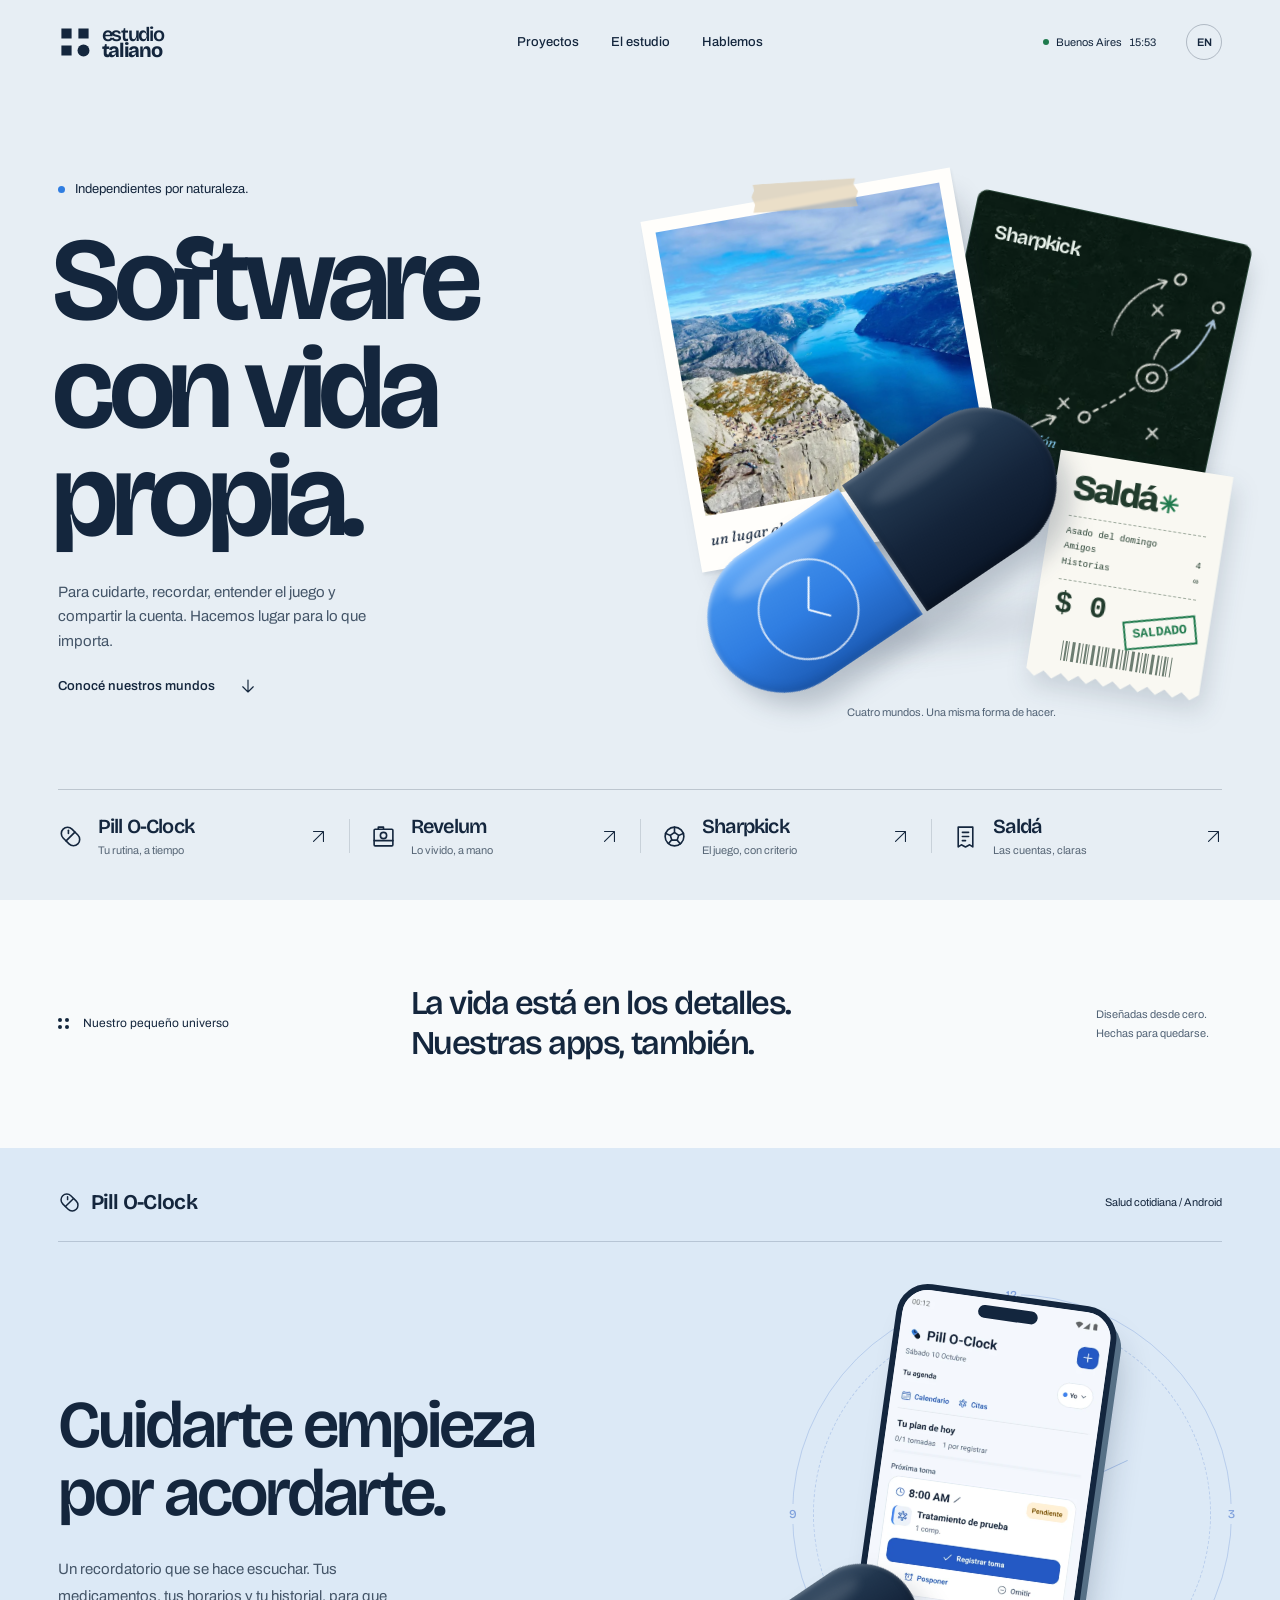
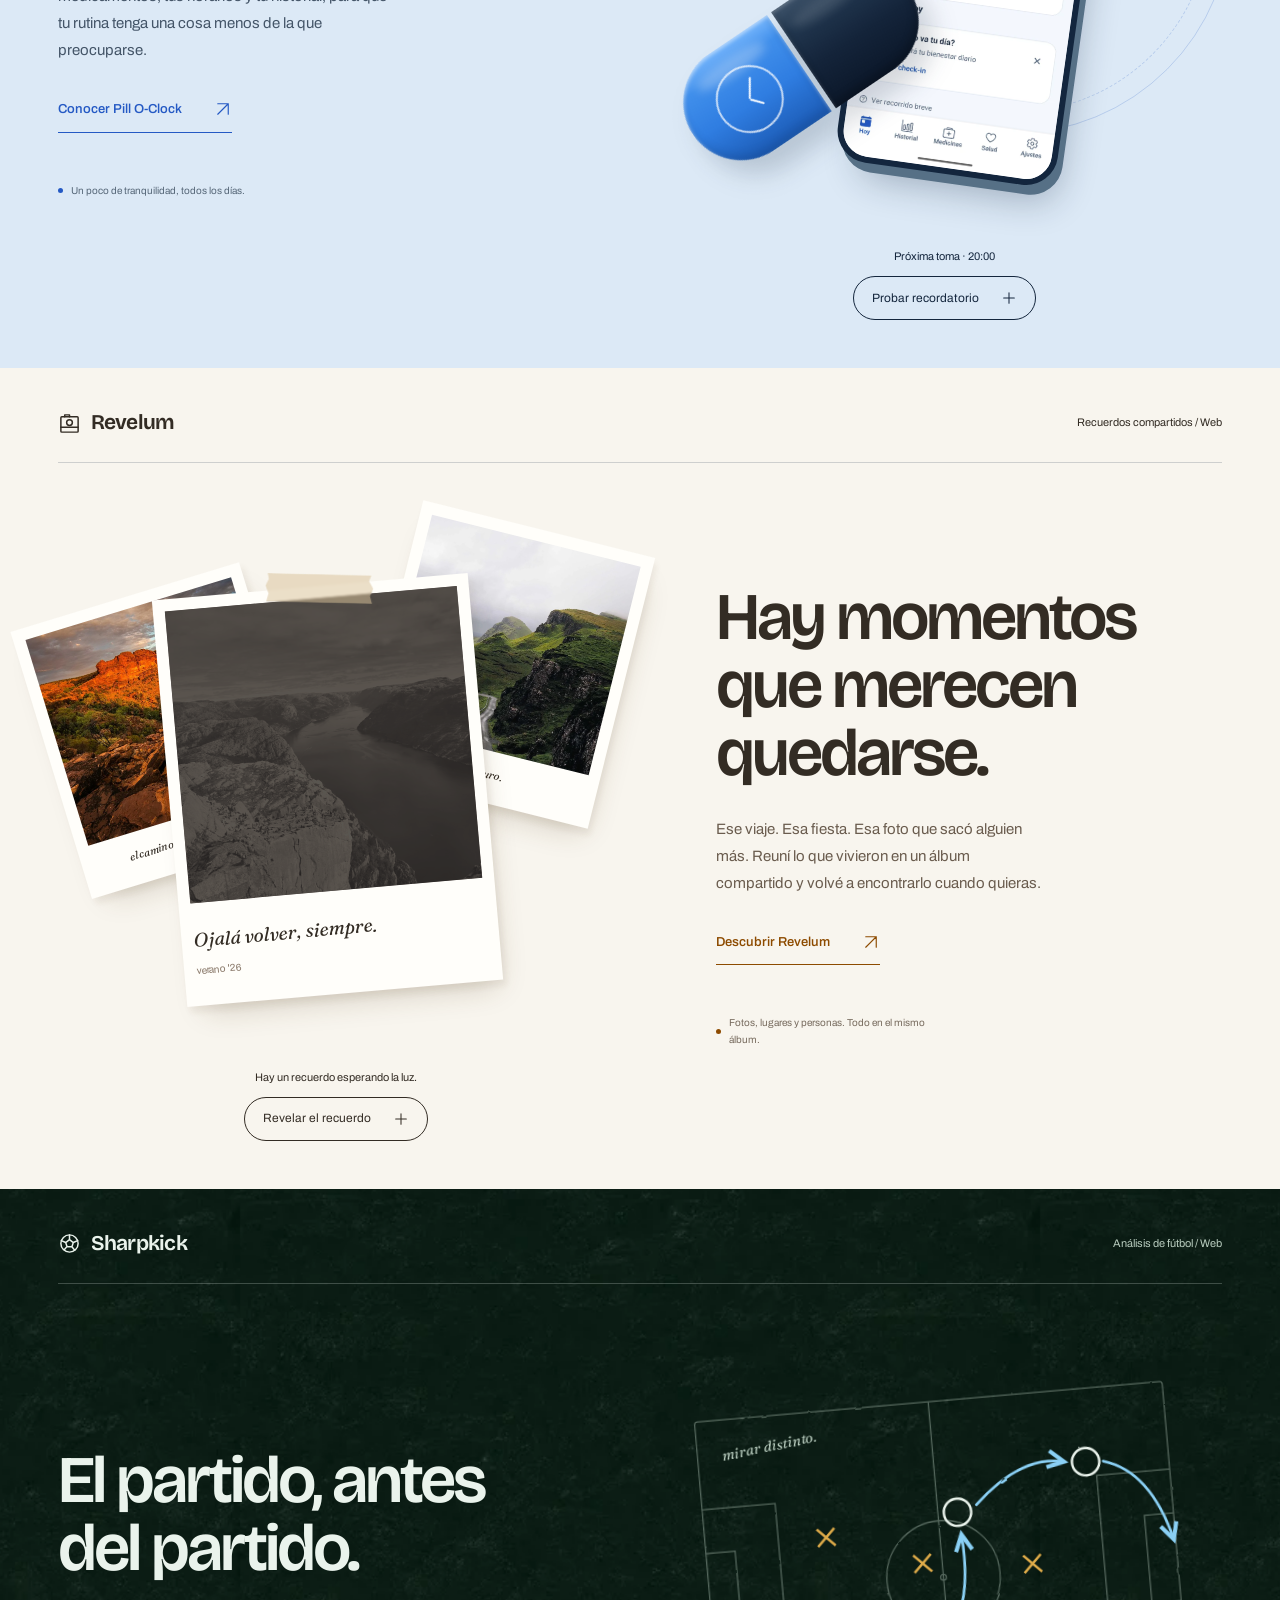
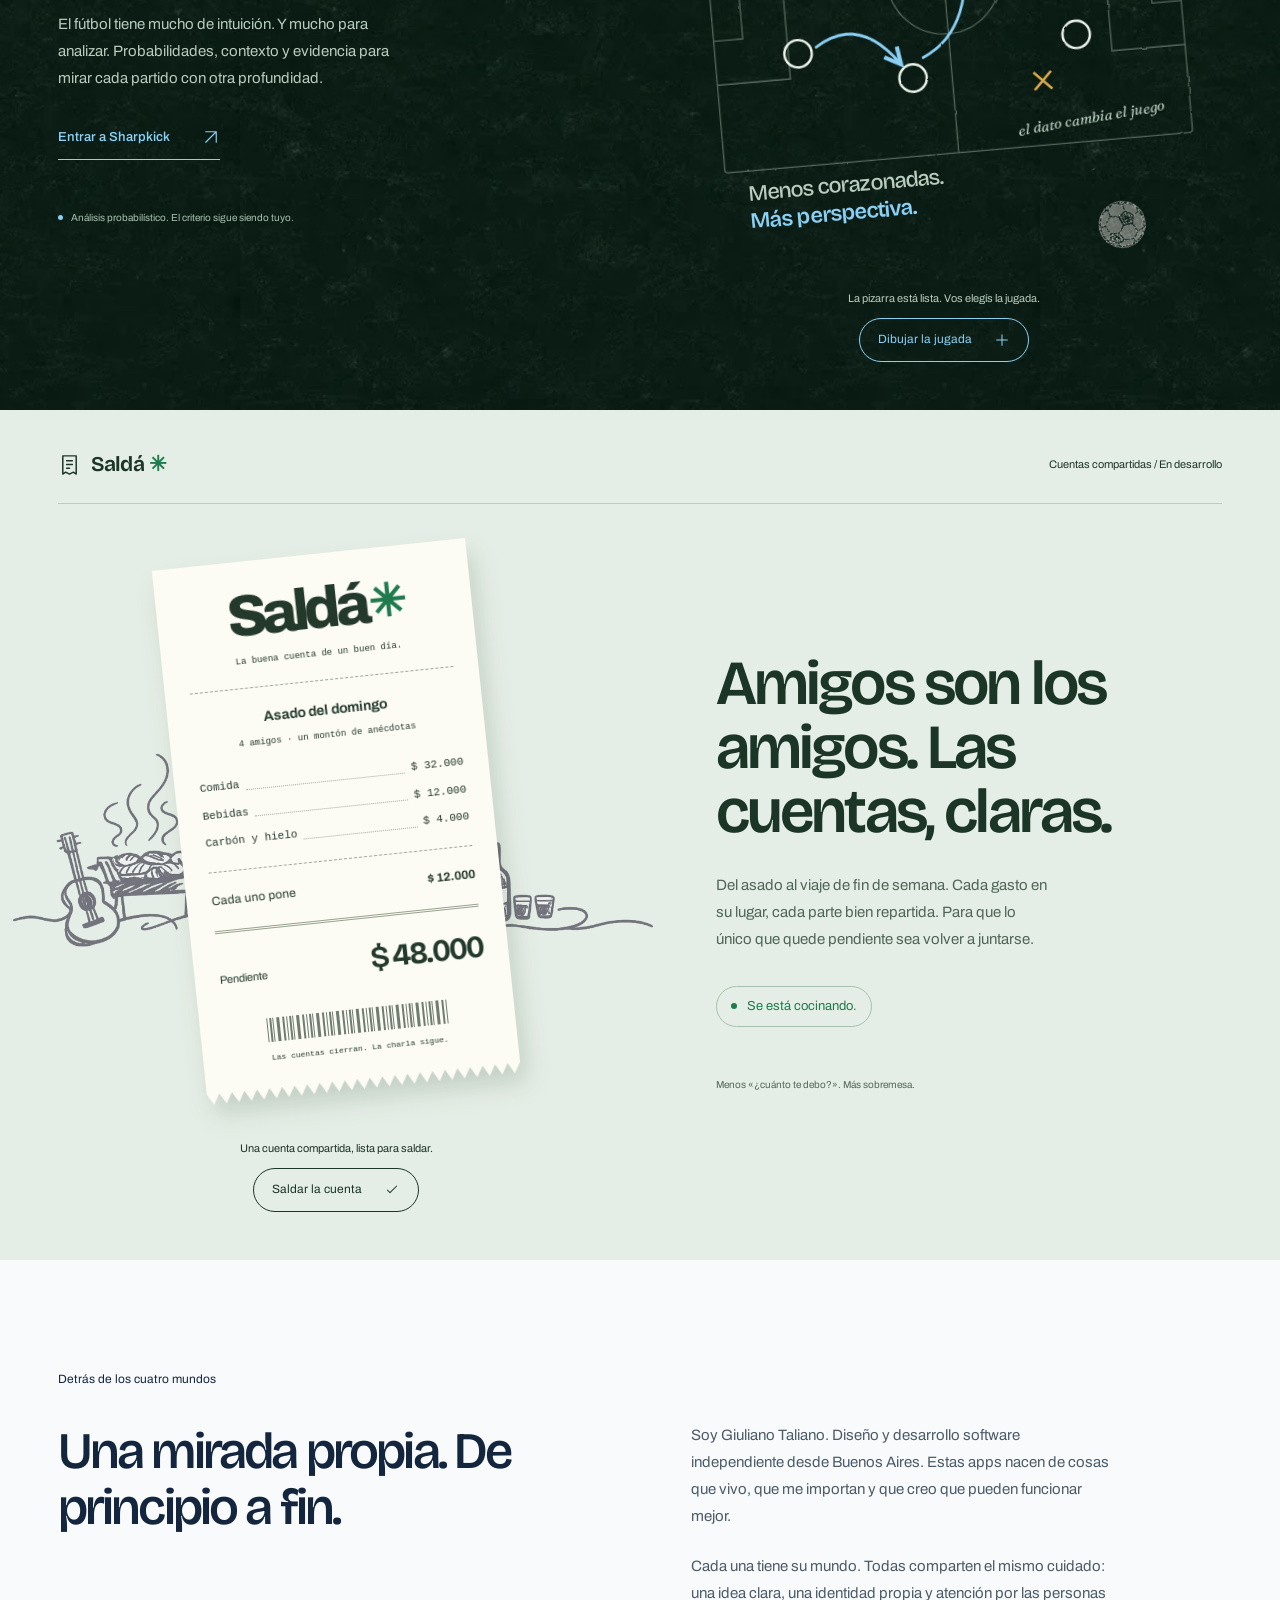
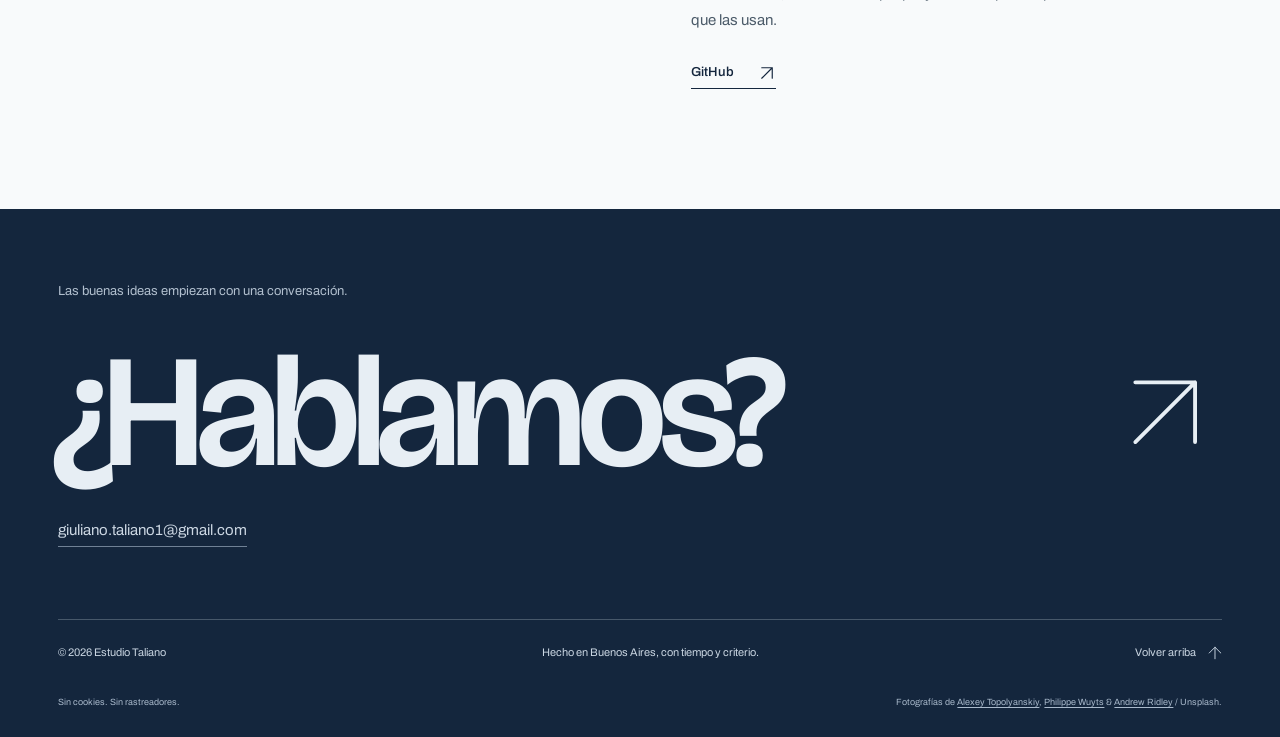
<file: index.html>
<!doctype html>
<html lang="es">
<head>
  <meta charset="utf-8">
  <meta name="viewport" content="width=device-width, initial-scale=1">
  <title>Estudio Taliano — Software con vida propia</title>
  <meta name="description" content="Un estudio independiente en Buenos Aires. Cuatro apps para cuidar tu rutina, guardar recuerdos, entender el fútbol y compartir la cuenta.">
  <meta name="theme-color" content="#e7eef4">
  <meta name="color-scheme" content="light">
  <link rel="canonical" href="https://estudiotaliano.com/">
  <link rel="icon" href="img/studio/favicon.svg" type="image/svg+xml">
  <meta property="og:type" content="website">
  <meta property="og:locale" content="es_AR">
  <meta property="og:title" content="Estudio Taliano — Software con vida propia">
  <meta property="og:description" content="Cuatro mundos, una misma forma de hacer. Software independiente desde Buenos Aires.">
  <meta property="og:image" content="https://estudiotaliano.com/og.jpg">
  <meta property="og:image:width" content="1200">
  <meta property="og:image:height" content="630">
  <meta name="twitter:card" content="summary_large_image">
  <link rel="preload" href="fonts/bricolage-grotesque-latin.woff2" as="font" type="font/woff2" crossorigin>
  <link rel="preload" href="fonts/archivo.woff2" as="font" type="font/woff2" crossorigin>
  <link rel="stylesheet" href="studio.css">
  <script src="studio.js" defer></script>
  <script type="application/ld+json">{"@context":"https://schema.org","@type":"Organization","name":"Estudio Taliano","founder":{"@type":"Person","name":"Giuliano Taliano"},"email":"giuliano.taliano1@gmail.com","address":{"@type":"PostalAddress","addressLocality":"Buenos Aires","addressCountry":"AR"},"url":"https://estudiotaliano.com/"}</script>
</head>
<body>
  <a class="skip-link" href="#proyectos" data-es="Saltar al contenido" data-en="Skip to content">Saltar al contenido</a>
  <svg class="svg-library" aria-hidden="true" xmlns="http://www.w3.org/2000/svg">
    <symbol id="icon-arrow" viewBox="0 0 24 24"><path d="M5 19 19 5M5 5h14v14"/></symbol>
    <symbol id="icon-down" viewBox="0 0 24 24"><path d="M12 4v16m-7-7 7 7 7-7"/></symbol>
    <symbol id="icon-pill" viewBox="0 0 24 24"><g transform="rotate(-45 12 12)"><rect x="6" y="2" width="12" height="20" rx="6"/><path d="M6 12h12"/></g><path d="M10 6v3"/></symbol>
    <symbol id="icon-camera" viewBox="0 0 24 24"><rect x="3" y="5" width="18" height="16" rx="1"/><path d="M3 16h18M7 5V3h5v2"/><circle cx="12" cy="11" r="3"/></symbol>
    <symbol id="icon-ball" viewBox="0 0 24 24"><circle cx="12" cy="12" r="9"/><path d="m12 8 4 3-1.5 4.5h-5L8 11Zm0-5v5m8.5 1-4.5 2m1.5 8-3-3.5m-8 3 3-3.5M3.5 9 8 11"/></symbol>
    <symbol id="icon-receipt" viewBox="0 0 24 24"><path d="M5 3h14v19l-3-2-4 2-4-2-3 2Zm4 5h6M9 12h6M9 16h3"/></symbol>
    <symbol id="icon-check" viewBox="0 0 24 24"><path d="m5 12 4 4L19 6"/></symbol>
    <symbol id="icon-plus" viewBox="0 0 24 24"><path d="M12 4v16M4 12h16"/></symbol>
  </svg>
  <header class="site-header" id="site-header">
    <a class="brand" href="#top" aria-label="Estudio Taliano, inicio" data-label-es="Estudio Taliano, inicio" data-label-en="Estudio Taliano, home">
      <svg class="studio-mark" viewBox="0 0 40 40" aria-hidden="true"><path d="M4 4h12v12H4zm20 0h12v12H24zM4 24h12v12H4z"/><circle cx="30" cy="30" r="7"/></svg>
      <span>estudio<br><b>taliano</b></span>
    </a>
    <nav class="main-nav" aria-label="Principal" data-label-es="Principal" data-label-en="Main navigation">
      <a href="#proyectos" data-es="Proyectos" data-en="Projects">Proyectos</a>
      <a class="studio-nav" href="#estudio" data-es="El estudio" data-en="The studio">El estudio</a>
      <a href="#contacto" data-es="Hablemos" data-en="Let's talk">Hablemos</a>
    </nav>
    <div class="header-end"><span class="locality"><i></i> Buenos Aires <time id="local-time"></time></span><button class="language" id="language" type="button" aria-label="Switch to English">EN</button></div>
  </header>
  <main id="top">
    <section class="hero page-pad" id="hero" aria-labelledby="hero-title">
      <div class="hero-main">
        <div class="hero-copy">
          <p class="hero-intro" data-es="Independientes por naturaleza." data-en="Independent by nature.">Independientes por naturaleza.</p>
          <h1 id="hero-title"><span data-es="Software" data-en="Software">Software</span><span data-es="con vida" data-en="with a life">con vida</span><span data-es="propia." data-en="of its own.">propia.</span></h1>
          <p class="hero-description" data-es="Para cuidarte, recordar, entender el juego y compartir la cuenta. Hacemos lugar para lo que importa." data-en="To take care, remember, understand the game and split the bill. We make room for what matters.">Para cuidarte, recordar, entender el juego y compartir la cuenta. Hacemos lugar para lo que importa.</p>
          <a class="text-link hero-discover" href="#proyectos"><span data-es="Conocé nuestros mundos" data-en="Explore our worlds">Conocé nuestros mundos</span><svg class="icon" aria-hidden="true" focusable="false"><use href="#icon-down"/></svg></a>
        </div>
        <div class="hero-art" id="hero-art" role="group" aria-label="Los cuatro mundos de Estudio Taliano" data-label-es="Los cuatro mundos de Estudio Taliano" data-label-en="The four worlds of Estudio Taliano">
          <div class="art-shadow" aria-hidden="true"></div>
          <a class="art-object art-sharp" data-world="sharp" href="#sharp" aria-label="Explorar Sharpkick" data-label-es="Explorar Sharpkick" data-label-en="Explore Sharpkick"><div class="little-board" aria-hidden="true"><span class="board-name">Sharpkick</span><img src="img/studio/hero-play.webp" width="1024" height="1024" alt=""><span class="board-equation" data-es="p(gol) ≠ intuición" data-en="p(goal) ≠ intuition">p(gol) ≠ intuición</span></div></a>
          <a class="art-object art-revelum" data-world="revelum" href="#rev" aria-label="Explorar Revelum" data-label-es="Explorar Revelum" data-label-en="Explore Revelum"><figure class="hero-polaroid" aria-hidden="true"><div class="photo-tape"></div><img src="img/studio/landscape-1015.webp" width="1100" height="825" alt="" fetchpriority="high"><figcaption><span data-es="un lugar al que volver." data-en="a place to return to.">un lugar al que volver.</span><svg class="icon" aria-hidden="true" focusable="false"><use href="#icon-camera"/></svg></figcaption></figure></a>
          <a class="art-object art-salda" data-world="salda" href="#salda" aria-label="Explorar Saldá" data-label-es="Explorar Saldá" data-label-en="Explore Saldá"><div class="mini-receipt" aria-hidden="true"><strong>Saldá<span>✳</span></strong><span class="mini-rule"></span><span data-es="Asado del domingo" data-en="Sunday barbecue">Asado del domingo</span><div class="mini-line"><span data-es="Amigos" data-en="Friends">Amigos</span><span>4</span></div><div class="mini-line"><span data-es="Historias" data-en="Stories">Historias</span><span>∞</span></div><span class="mini-rule"></span><b class="mini-total">$ 0</b><span class="mini-stamp" data-es="SALDADO" data-en="SETTLED">SALDADO</span><span class="barcode"></span></div></a>
          <a class="art-object art-pill" data-world="pill" href="#pill" aria-label="Explorar Pill O-Clock" data-label-es="Explorar Pill O-Clock" data-label-en="Explore Pill O-Clock"><div class="capsule" aria-hidden="true"><span class="capsule-blue"><span class="capsule-clock"><i></i><b></b></span></span><span class="capsule-navy"></span></div></a>
          <p class="art-caption" aria-hidden="true" data-es="Cuatro mundos. Una misma forma de hacer." data-en="Four worlds. One way of making.">Cuatro mundos. Una misma forma de hacer.</p>
        </div>
      </div>
      <nav class="worlds" aria-label="Explorar los productos" data-label-es="Explorar los productos" data-label-en="Explore the products">
        <a class="world-link" data-world="pill" data-project-link href="#pill"><svg class="icon" aria-hidden="true" focusable="false"><use href="#icon-pill"/></svg><span>Pill O-Clock<small data-es="Tu rutina, a tiempo" data-en="Your routine, on time">Tu rutina, a tiempo</small></span><svg class="icon world-arrow" aria-hidden="true" focusable="false"><use href="#icon-arrow"/></svg></a>
        <a class="world-link" data-world="revelum" data-project-link href="#rev"><svg class="icon" aria-hidden="true" focusable="false"><use href="#icon-camera"/></svg><span>Revelum<small data-es="Lo vivido, a mano" data-en="Keep the memories close">Lo vivido, a mano</small></span><svg class="icon world-arrow" aria-hidden="true" focusable="false"><use href="#icon-arrow"/></svg></a>
        <a class="world-link" data-world="sharp" data-project-link href="#sharp"><svg class="icon" aria-hidden="true" focusable="false"><use href="#icon-ball"/></svg><span>Sharpkick<small data-es="El juego, con criterio" data-en="Read the game">El juego, con criterio</small></span><svg class="icon world-arrow" aria-hidden="true" focusable="false"><use href="#icon-arrow"/></svg></a>
        <a class="world-link" data-world="salda" data-project-link href="#salda"><svg class="icon" aria-hidden="true" focusable="false"><use href="#icon-receipt"/></svg><span>Saldá<small data-es="Las cuentas, claras" data-en="Keep things fair">Las cuentas, claras</small></span><svg class="icon world-arrow" aria-hidden="true" focusable="false"><use href="#icon-arrow"/></svg></a>
      </nav>
    </section>
    <div class="work-intro page-pad" id="proyectos"><p class="section-note"><span class="four-dots" aria-hidden="true"><i></i><i></i><i></i><i></i></span><span data-es="Nuestro pequeño universo" data-en="Our little universe">Nuestro pequeño universo</span></p><p data-es="La vida está en los detalles. Nuestras apps, también." data-en="Life is in the details. So are our apps.">La vida está en los detalles.<br>Nuestras apps, también.</p><span class="work-intro-side" data-es="Diseñadas desde cero. Hechas para quedarse." data-en="Designed from scratch. Made to stay.">Diseñadas desde cero.<br>Hechas para quedarse.</span></div>
    <section class="project project-pill page-pad" id="pill" aria-labelledby="pill-title">
      <div class="project-heading"><a class="product-name" href="/pill-o-clock/"><svg class="icon" aria-hidden="true" focusable="false"><use href="#icon-pill"/></svg>Pill O-Clock</a><span class="product-type" data-es="Salud cotidiana / Android" data-en="Everyday health / Android">Salud cotidiana / Android</span></div>
      <div class="project-layout">
        <div class="project-copy"><h2 id="pill-title" data-es="Cuidarte empieza por acordarte." data-en="Taking care starts with remembering.">Cuidarte empieza<br>por acordarte.</h2><p data-es="Un recordatorio que se hace escuchar. Tus medicamentos, tus horarios y tu historial, para que tu rutina tenga una cosa menos de la que preocuparse." data-en="A reminder that makes itself heard. Your medication, your schedule and your history, giving your routine one less thing to worry about.">Un recordatorio que se hace escuchar. Tus medicamentos, tus horarios y tu historial, para que tu rutina tenga una cosa menos de la que preocuparse.</p><a class="project-link" href="/pill-o-clock/"><span data-es="Conocer Pill O-Clock" data-en="Meet Pill O-Clock">Conocer Pill O-Clock</span><svg class="icon" aria-hidden="true" focusable="false"><use href="#icon-arrow"/></svg></a><div class="project-footnote"><span class="status-dot"></span><span data-es="Un poco de tranquilidad, todos los días." data-en="A little peace of mind, every day.">Un poco de tranquilidad, todos los días.</span></div></div>
        <div class="product-scene pill-scene" id="pill-scene">
          <div class="clock-orbit" aria-hidden="true"><span>12</span><span>3</span><span>6</span><span>9</span><i class="orbit-hand"></i></div>
          <div class="scene-capsule" aria-hidden="true"><div class="capsule"><span class="capsule-blue"><span class="capsule-clock"><i></i><b></b></span></span><span class="capsule-navy"></span></div></div>
          <div class="phone"><div class="phone-speaker" aria-hidden="true"></div><img src="img/studio/pill-today.webp" width="540" height="1212" alt="Pill O-Clock: agenda de medicamentos y próximas tomas" loading="lazy" decoding="async"><div class="phone-alarm" aria-hidden="true"><img src="img/studio/pill-mark.svg" width="64" height="64" alt=""><span>20:00</span><strong data-es="Un momento para vos." data-en="A moment for yourself.">Un momento para vos.</strong><span class="alarm-check"><svg class="icon" aria-hidden="true" focusable="false"><use href="#icon-check"/></svg></span></div></div>
          <div class="scene-interaction"><p id="pill-demo-status" role="status" data-es="Próxima toma · 20:00" data-en="Next dose · 20:00">Próxima toma · 20:00</p><button class="demo-button" id="pill-demo" type="button"><span data-es="Probar recordatorio" data-en="Try a reminder">Probar recordatorio</span><svg class="icon" aria-hidden="true" focusable="false"><use href="#icon-plus"/></svg></button></div>
        </div>
      </div>
    </section>
    <section class="project project-revelum page-pad" id="rev" aria-labelledby="rev-title">
      <div class="project-heading"><a class="product-name" href="https://revelum.app" rel="noopener"><svg class="icon" aria-hidden="true" focusable="false"><use href="#icon-camera"/></svg>Revelum</a><span class="product-type" data-es="Recuerdos compartidos / Web" data-en="Shared memories / Web">Recuerdos compartidos / Web</span></div>
      <div class="project-layout reversed">
        <div class="project-copy"><h2 id="rev-title" data-es="Hay momentos que merecen quedarse." data-en="Some moments deserve to stay.">Hay momentos<br>que merecen<br>quedarse.</h2><p data-es="Ese viaje. Esa fiesta. Esa foto que sacó alguien más. Reuní lo que vivieron en un álbum compartido y volvé a encontrarlo cuando quieras." data-en="That trip. That party. That photo someone else took. Bring it all together in a shared album and find your way back whenever you like.">Ese viaje. Esa fiesta. Esa foto que sacó alguien más. Reuní lo que vivieron en un álbum compartido y volvé a encontrarlo cuando quieras.</p><a class="project-link" href="https://revelum.app" rel="noopener"><span data-es="Descubrir Revelum" data-en="Discover Revelum">Descubrir Revelum</span><svg class="icon" aria-hidden="true" focusable="false"><use href="#icon-arrow"/></svg></a><div class="project-footnote"><span class="status-dot"></span><span data-es="Fotos, lugares y personas. Todo en el mismo álbum." data-en="Photos, places and people. All in one album.">Fotos, lugares y personas. Todo en el mismo álbum.</span></div></div>
        <div class="product-scene revelum-scene" id="revelum-scene">
          <div class="photo-back photo-back-left" aria-hidden="true"><img src="img/studio/landscape-1016.webp" width="1100" height="825" alt="" loading="lazy"><span data-es="el camino también era el viaje." data-en="the road was part of the trip.">el camino también era el viaje.</span></div><div class="photo-back photo-back-right" aria-hidden="true"><img src="img/studio/landscape-1018.webp" width="1100" height="825" alt="" loading="lazy"><span data-es="sin apuro." data-en="no hurry.">sin apuro.</span></div>
          <figure class="developing-photo"><div class="photo-tape" aria-hidden="true"></div><div class="developing-image"><img src="img/studio/landscape-1015.webp" width="1100" height="825" alt="Un fiordo azul rodeado de montañas, fotografiado por Alexey Topolyanskiy" loading="lazy" decoding="async"></div><figcaption><span data-es="Ojalá volver, siempre." data-en="Let's always come back.">Ojalá volver, siempre.</span><span class="photo-date" data-es="verano '26" data-en="summer '26">verano '26</span></figcaption></figure>
          <div class="scene-interaction"><p id="photo-status" role="status" data-es="Los buenos recuerdos se revelan." data-en="Good memories are worth revealing.">Los buenos recuerdos se revelan.</p><button class="demo-button" id="reveal-photo" type="button"><span data-es="Revelar el recuerdo" data-en="Reveal the memory">Revelar el recuerdo</span><svg class="icon" aria-hidden="true" focusable="false"><use href="#icon-plus"/></svg></button></div>
        </div>
      </div>
    </section>
    <section class="project project-sharp page-pad" id="sharp" aria-labelledby="sharp-title">
      <div class="project-heading"><a class="product-name" href="https://sharpkick.app" rel="noopener"><svg class="icon" aria-hidden="true" focusable="false"><use href="#icon-ball"/></svg>Sharpkick</a><span class="product-type" data-es="Análisis de fútbol / Web" data-en="Football analysis / Web">Análisis de fútbol / Web</span></div>
      <div class="project-layout">
        <div class="project-copy"><h2 id="sharp-title" data-es="El partido, antes del partido." data-en="The match, before the match.">El partido,<br>antes del<br>partido.</h2><p data-es="El fútbol tiene mucho de intuición. Y mucho para analizar. Probabilidades, contexto y evidencia para mirar cada partido con otra profundidad." data-en="Football has plenty of intuition. And plenty to analyse. Probabilities, context and evidence to see every match in a different light.">El fútbol tiene mucho de intuición. Y mucho para analizar. Probabilidades, contexto y evidencia para mirar cada partido con otra profundidad.</p><a class="project-link" href="https://sharpkick.app" rel="noopener"><span data-es="Entrar a Sharpkick" data-en="Explore Sharpkick">Entrar a Sharpkick</span><svg class="icon" aria-hidden="true" focusable="false"><use href="#icon-arrow"/></svg></a><div class="project-footnote"><span class="status-dot"></span><span data-es="Análisis probabilístico. El criterio sigue siendo tuyo." data-en="Probabilistic analysis. The judgment is still yours.">Análisis probabilístico. El criterio sigue siendo tuyo.</span></div></div>
        <div class="product-scene sharp-scene" id="sharp-scene">
          <div class="tactics-board" aria-hidden="true"><svg class="pitch" viewBox="0 0 600 460" fill="none"><defs><filter id="chalk"><feTurbulence type="fractalNoise" baseFrequency=".065" numOctaves="3" seed="4" result="noise"/><feDisplacementMap in="SourceGraphic" in2="noise" scale="1.8"/></filter><marker id="chalk-arrow" markerWidth="9" markerHeight="9" refX="7" refY="4" orient="auto"><path d="m1 1 6 3-6 3" fill="none" stroke="#8ad0f5" stroke-width="1.5"/></marker></defs><g class="pitch-lines"><rect x="60" y="40" width="480" height="360" rx="3"/><path d="M300 40v360M60 130h75v180H60m480-180h-75v180h75M60 175h30v90H60m480-90h-30v90h30"/><circle cx="300" cy="220" r="58"/><circle cx="300" cy="220" r="3"/></g><g class="tactics-marks"><g><circle cx="145" cy="285" r="14"/><circle cx="260" cy="320" r="14"/><circle cx="320" cy="155" r="14"/><circle cx="455" cy="115" r="14"/><circle cx="430" cy="290" r="14"/></g><g class="opponents"><path d="m175 160 18 18m-18 0 18-18m190 45 18 18m-18 0 18-18m-18 120 18 18m-18 0 18-18m-130-130 18 18m-18 0 18-18"/></g></g><g class="tactic-paths" marker-end="url(#chalk-arrow)"><path class="tactic-pass" d="M164 280Q210 250 249 305"/><path class="tactic-pass" d="M272 300Q330 275 322 178"/><path class="tactic-pass" d="M340 149Q390 102 433 113"/><path class="tactic-goal" d="M473 116Q520 130 538 202"/></g><g class="chalk-notes"><text x="86" y="82" transform="rotate(-7 86 82)" data-es="mirar distinto." data-en="a different view.">mirar distinto.</text><text x="363" y="388" transform="rotate(-5 363 388)" data-es="el dato cambia el juego" data-en="data changes the game">el dato cambia el juego</text></g></svg></div>
          <div class="chalk-stat" aria-hidden="true"><span data-es="Menos corazonadas." data-en="Fewer hunches.">Menos corazonadas.</span><strong data-es="Más perspectiva." data-en="More perspective.">Más perspectiva.</strong></div><img class="chalk-ball" src="img/studio/icon-ball.webp" width="256" height="256" alt="" aria-hidden="true" loading="lazy">
          <div class="scene-interaction"><p id="tactic-status" role="status" data-es="Toda buena lectura empieza en la pizarra." data-en="Every good read starts on the board.">Toda buena lectura empieza en la pizarra.</p><button class="demo-button" id="play-tactic" type="button"><span data-es="Dibujar la jugada" data-en="Draw the play">Dibujar la jugada</span><svg class="icon" aria-hidden="true" focusable="false"><use href="#icon-plus"/></svg></button></div>
        </div>
      </div>
    </section>
    <section class="project project-salda page-pad" id="salda" aria-labelledby="salda-title">
      <div class="project-heading"><span class="product-name"><svg class="icon" aria-hidden="true" focusable="false"><use href="#icon-receipt"/></svg>Saldá<span class="salda-star">✳</span></span><span class="product-type" data-es="Cuentas compartidas / En desarrollo" data-en="Shared expenses / In development">Cuentas compartidas / En desarrollo</span></div>
      <div class="project-layout reversed">
        <div class="project-copy"><h2 id="salda-title" data-es="Amigos son los amigos. Las cuentas, claras." data-en="Good friends. Clear accounts.">Amigos son<br>los amigos.<br>Las cuentas, claras.</h2><p data-es="Del asado al viaje de fin de semana. Cada gasto en su lugar, cada parte bien repartida. Para que lo único que quede pendiente sea volver a juntarse." data-en="From a Sunday barbecue to a weekend away. Every expense in its place, every share fairly split. So the only thing left to plan is getting together again.">Del asado al viaje de fin de semana. Cada gasto en su lugar, cada parte bien repartida. Para que lo único que quede pendiente sea volver a juntarse.</p><span class="coming-soon"><span class="status-dot"></span><span data-es="Se está cocinando." data-en="Something's cooking.">Se está cocinando.</span></span><div class="project-footnote"><span data-es="Menos «¿cuánto te debo?». Más sobremesa." data-en="Less “how much do I owe you?”. More time together.">Menos «¿cuánto te debo?». Más sobremesa.</span></div></div>
        <div class="product-scene salda-scene" id="salda-scene">
          <img class="asado-doodle" src="img/studio/salda-asado.webp" width="1100" height="351" alt="" aria-hidden="true" loading="lazy">
          <div class="receipt-wrap"><div class="receipt"><div class="receipt-brand">Saldá<span>✳</span></div><p class="receipt-sub" data-es="La buena cuenta de un buen día." data-en="Good accounts, good times.">La buena cuenta de un buen día.</p><div class="receipt-divider"></div><div class="receipt-event"><strong data-es="Asado del domingo" data-en="Sunday barbecue">Asado del domingo</strong><span data-es="4 amigos · un montón de anécdotas" data-en="4 friends · plenty of stories">4 amigos · un montón de anécdotas</span></div><dl class="receipt-items"><div><dt data-es="Comida" data-en="Food">Comida</dt><dd>$ 32.000</dd></div><div><dt data-es="Bebidas" data-en="Drinks">Bebidas</dt><dd>$ 12.000</dd></div><div><dt data-es="Carbón y hielo" data-en="Charcoal & ice">Carbón y hielo</dt><dd>$ 4.000</dd></div></dl><div class="receipt-divider"></div><div class="receipt-share"><span data-es="Cada uno pone" data-en="Each person pays">Cada uno pone</span><strong>$ 12.000</strong></div><div class="receipt-balance"><span data-es="Pendiente" data-en="Outstanding">Pendiente</span><strong id="receipt-total">$ 48.000</strong></div><span class="barcode" aria-hidden="true"></span><p class="receipt-bottom" data-es="Las cuentas cierran. La charla sigue." data-en="The bill is settled. The stories go on.">Las cuentas cierran. La charla sigue.</p></div><div class="receipt-stamp" id="receipt-stamp" aria-hidden="true" data-es="SALDADO" data-en="SETTLED">SALDADO</div></div>
          <div class="scene-interaction"><p id="salda-status" role="status" data-es="Una cuenta de ejemplo, entre amigos." data-en="A sample bill, shared with friends.">Una cuenta de ejemplo, entre amigos.</p><button class="demo-button" id="settle-demo" type="button"><span data-es="Saldar la cuenta" data-en="Settle the bill">Saldar la cuenta</span><svg class="icon" aria-hidden="true" focusable="false"><use href="#icon-check"/></svg></button></div>
        </div>
      </div>
    </section>
    <section class="studio-section page-pad" id="estudio" aria-labelledby="studio-title"><div class="studio-about"><p class="section-note" data-es="Detrás de los cuatro mundos" data-en="Behind the four worlds">Detrás de los cuatro mundos</p><h2 id="studio-title" data-es="Una mirada propia. De principio a fin." data-en="One point of view. From start to finish.">Una mirada propia.<br>De principio a fin.</h2></div><div class="studio-story"><p data-es="Soy Giuliano Taliano. Diseño y desarrollo software independiente desde Buenos Aires. Estas apps nacen de cosas que vivo, que me importan y que creo que pueden funcionar mejor." data-en="I'm Giuliano Taliano. I design and build independent software in Buenos Aires. These apps grow out of things I live, things I care about and things I think could work better.">Soy Giuliano Taliano. Diseño y desarrollo software independiente desde Buenos Aires. Estas apps nacen de cosas que vivo, que me importan y que creo que pueden funcionar mejor.</p><p data-es="Cada una tiene su mundo. Todas comparten el mismo cuidado: una idea clara, una identidad propia y atención por las personas que las usan." data-en="Each has its own world. They all share the same care: a clear idea, a distinct identity and attention to the people who use them.">Cada una tiene su mundo. Todas comparten el mismo cuidado: una idea clara, una identidad propia y atención por las personas que las usan.</p><a class="text-link" href="https://github.com/GiulianoTaliano" rel="noopener">GitHub<svg class="icon" aria-hidden="true" focusable="false"><use href="#icon-arrow"/></svg></a></div></section>
    <footer class="site-footer page-pad" id="contacto"><div class="footer-top"><p data-es="Las buenas ideas empiezan con una conversación." data-en="Good ideas start with a conversation.">Las buenas ideas empiezan con una conversación.</p><a class="footer-contact" href="mailto:giuliano.taliano1@gmail.com"><span data-es="¿Hablamos?" data-en="Let's talk.">¿Hablamos?</span><svg class="icon" aria-hidden="true" focusable="false"><use href="#icon-arrow"/></svg></a><a class="footer-email" href="mailto:giuliano.taliano1@gmail.com">giuliano.taliano1@gmail.com</a></div><div class="footer-bottom"><span>© 2026 Estudio Taliano</span><span data-es="Hecho en Buenos Aires, con tiempo y criterio." data-en="Made in Buenos Aires, with time and care.">Hecho en Buenos Aires, con tiempo y criterio.</span><a href="#top" class="back-top"><span data-es="Volver arriba" data-en="Back to top">Volver arriba</span><svg class="icon" aria-hidden="true" focusable="false"><use href="#icon-arrow"/></svg></a></div><div class="footer-fine"><span data-es="Sin cookies. Sin rastreadores." data-en="No cookies. No trackers.">Sin cookies. Sin rastreadores.</span><span><span data-es="Fotografías de" data-en="Photographs by">Fotografías de</span> <a href="https://unsplash.com/photos/-oWyJoSqBRM" rel="noopener">Alexey Topolyanskiy</a>, <a href="https://unsplash.com/photos/_h7aBovKia4" rel="noopener">Philippe Wuyts</a> &amp; <a href="https://unsplash.com/photos/Kt5hRENuotI" rel="noopener">Andrew Ridley</a> / Unsplash.</span></div></footer>
  </main>
</body>
</html>
</file>
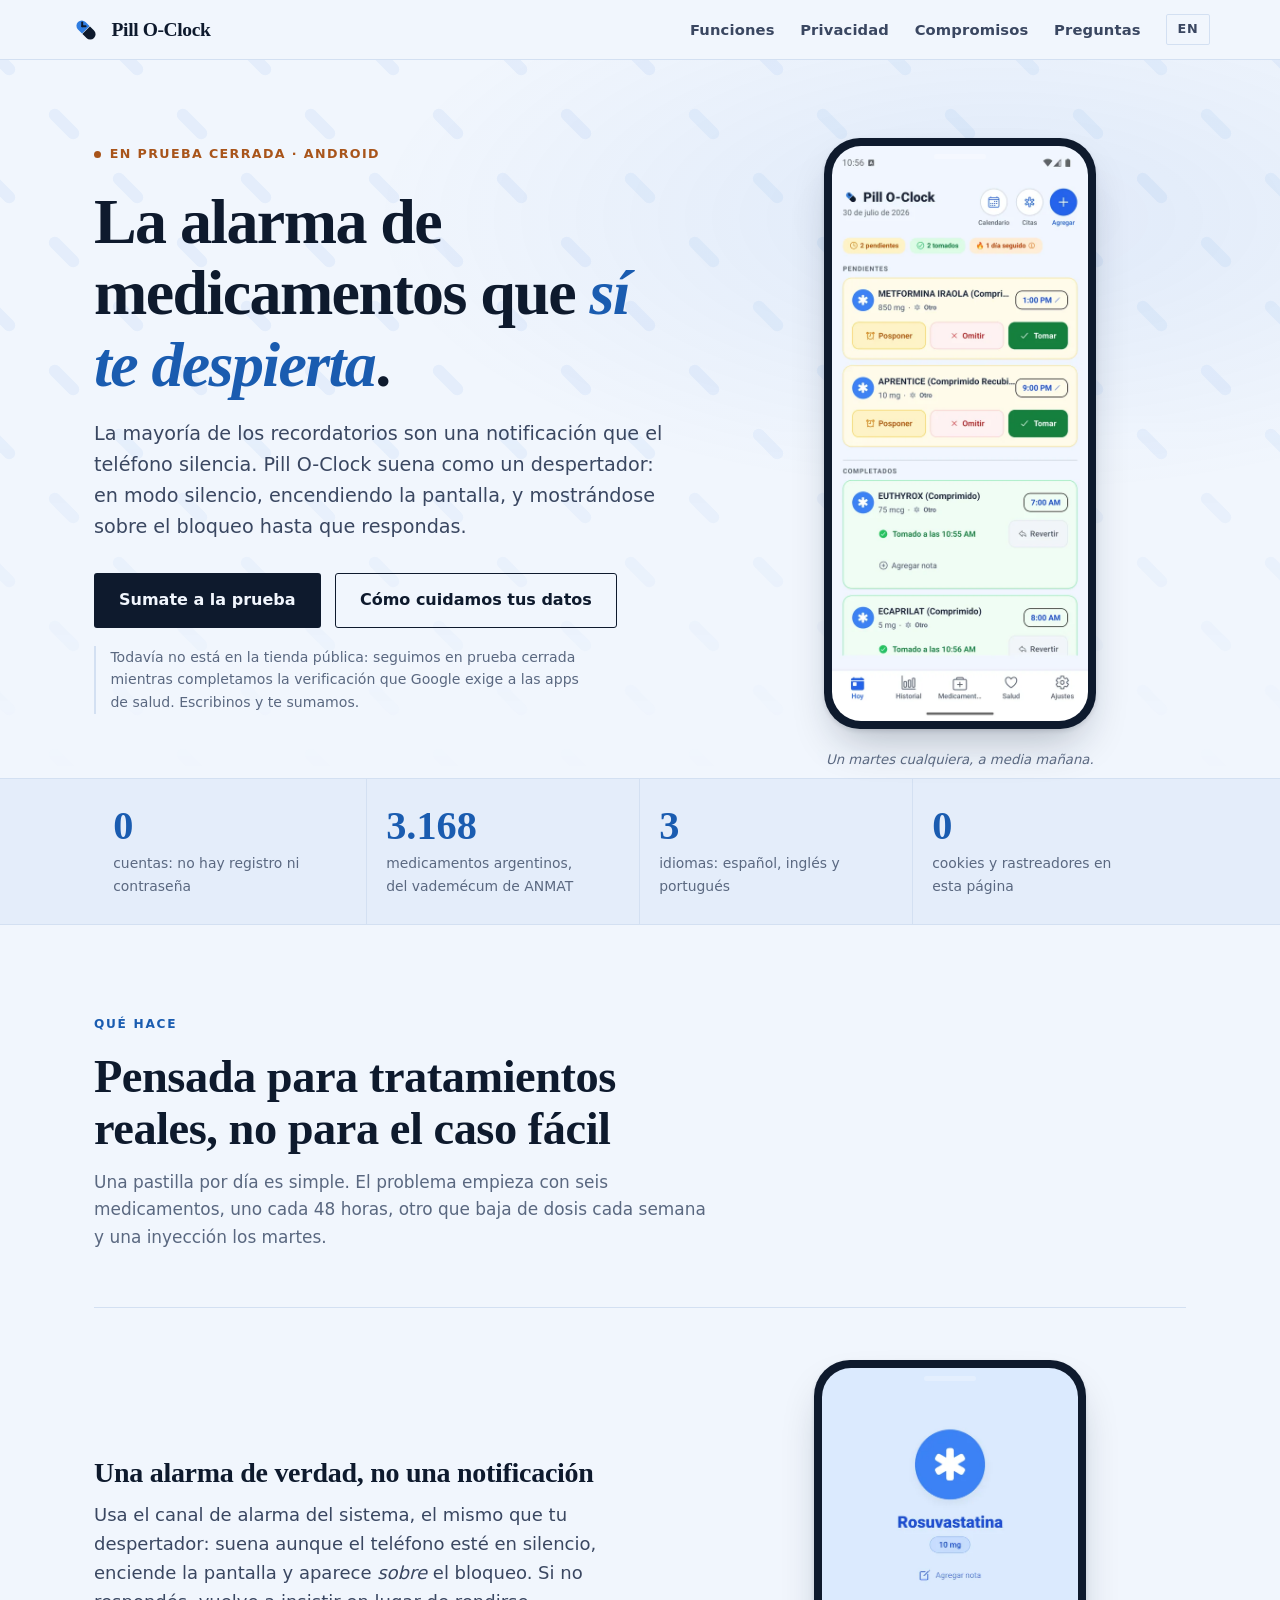
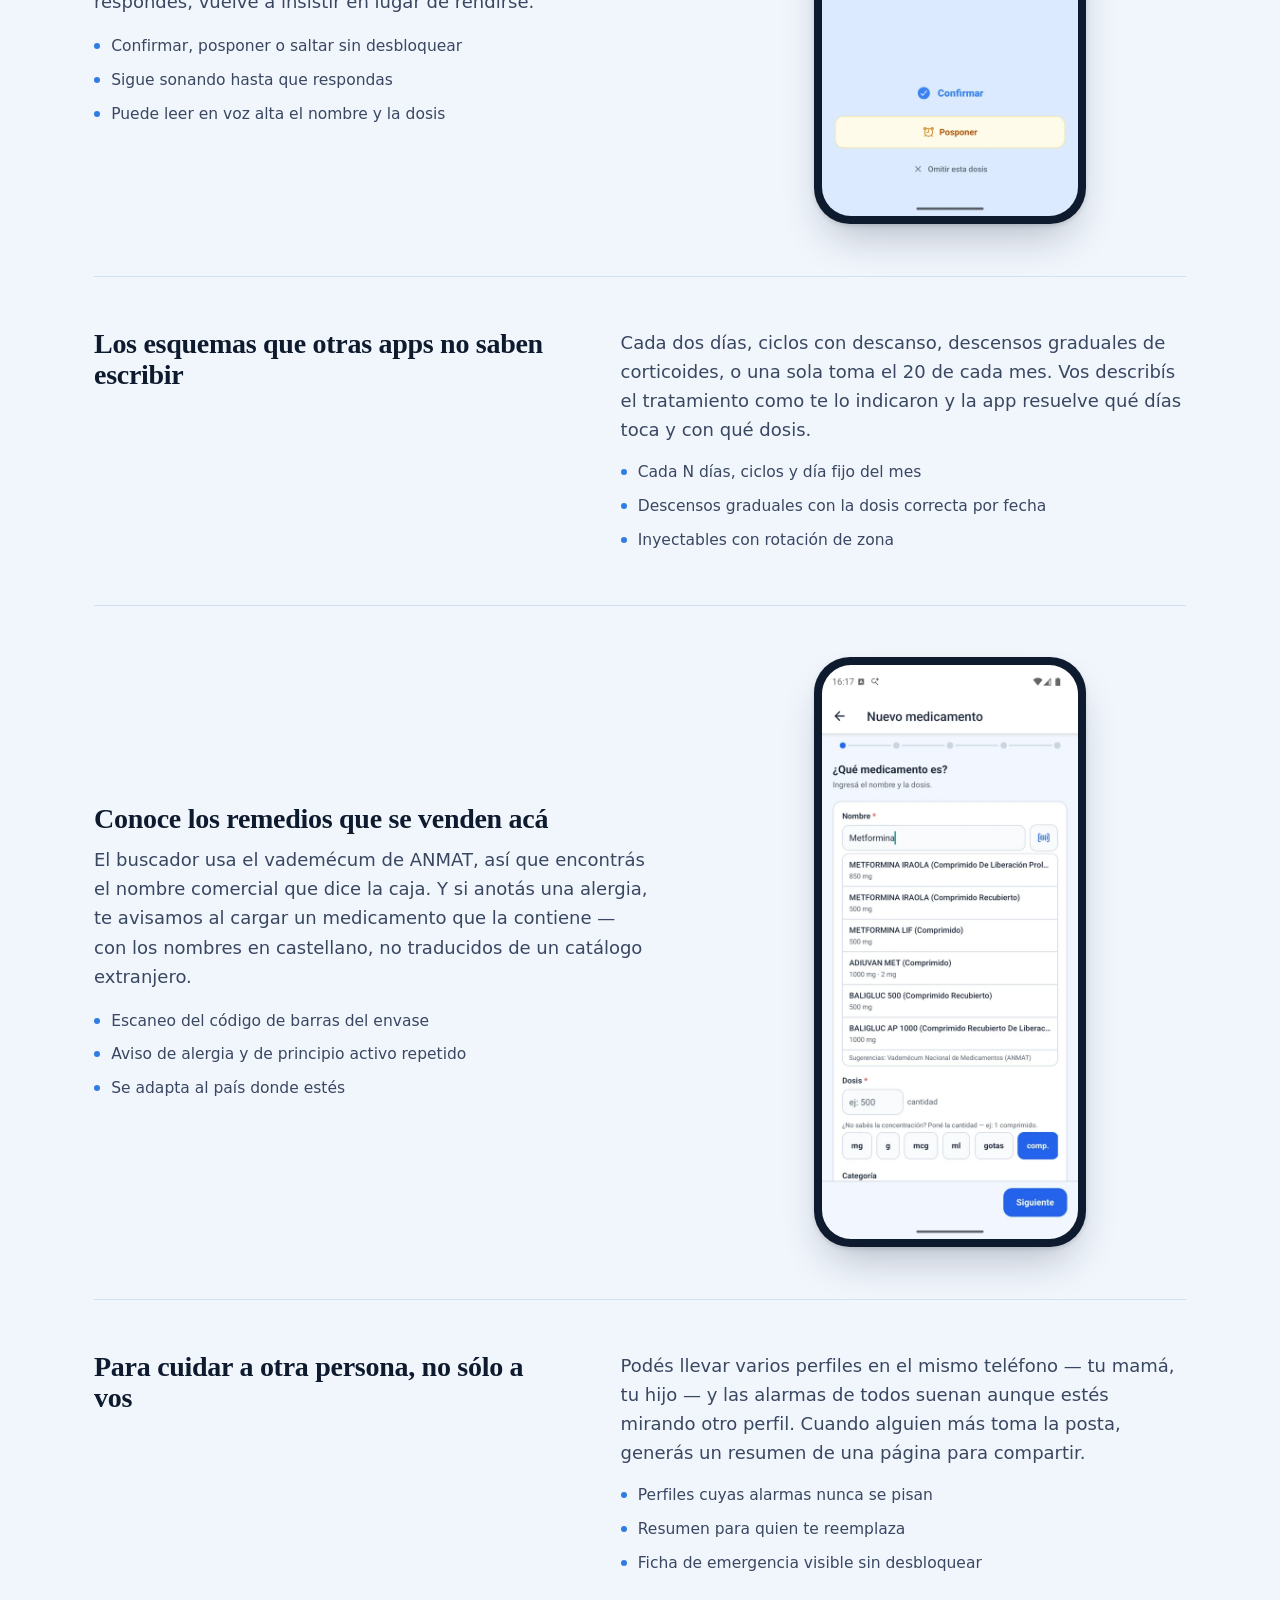
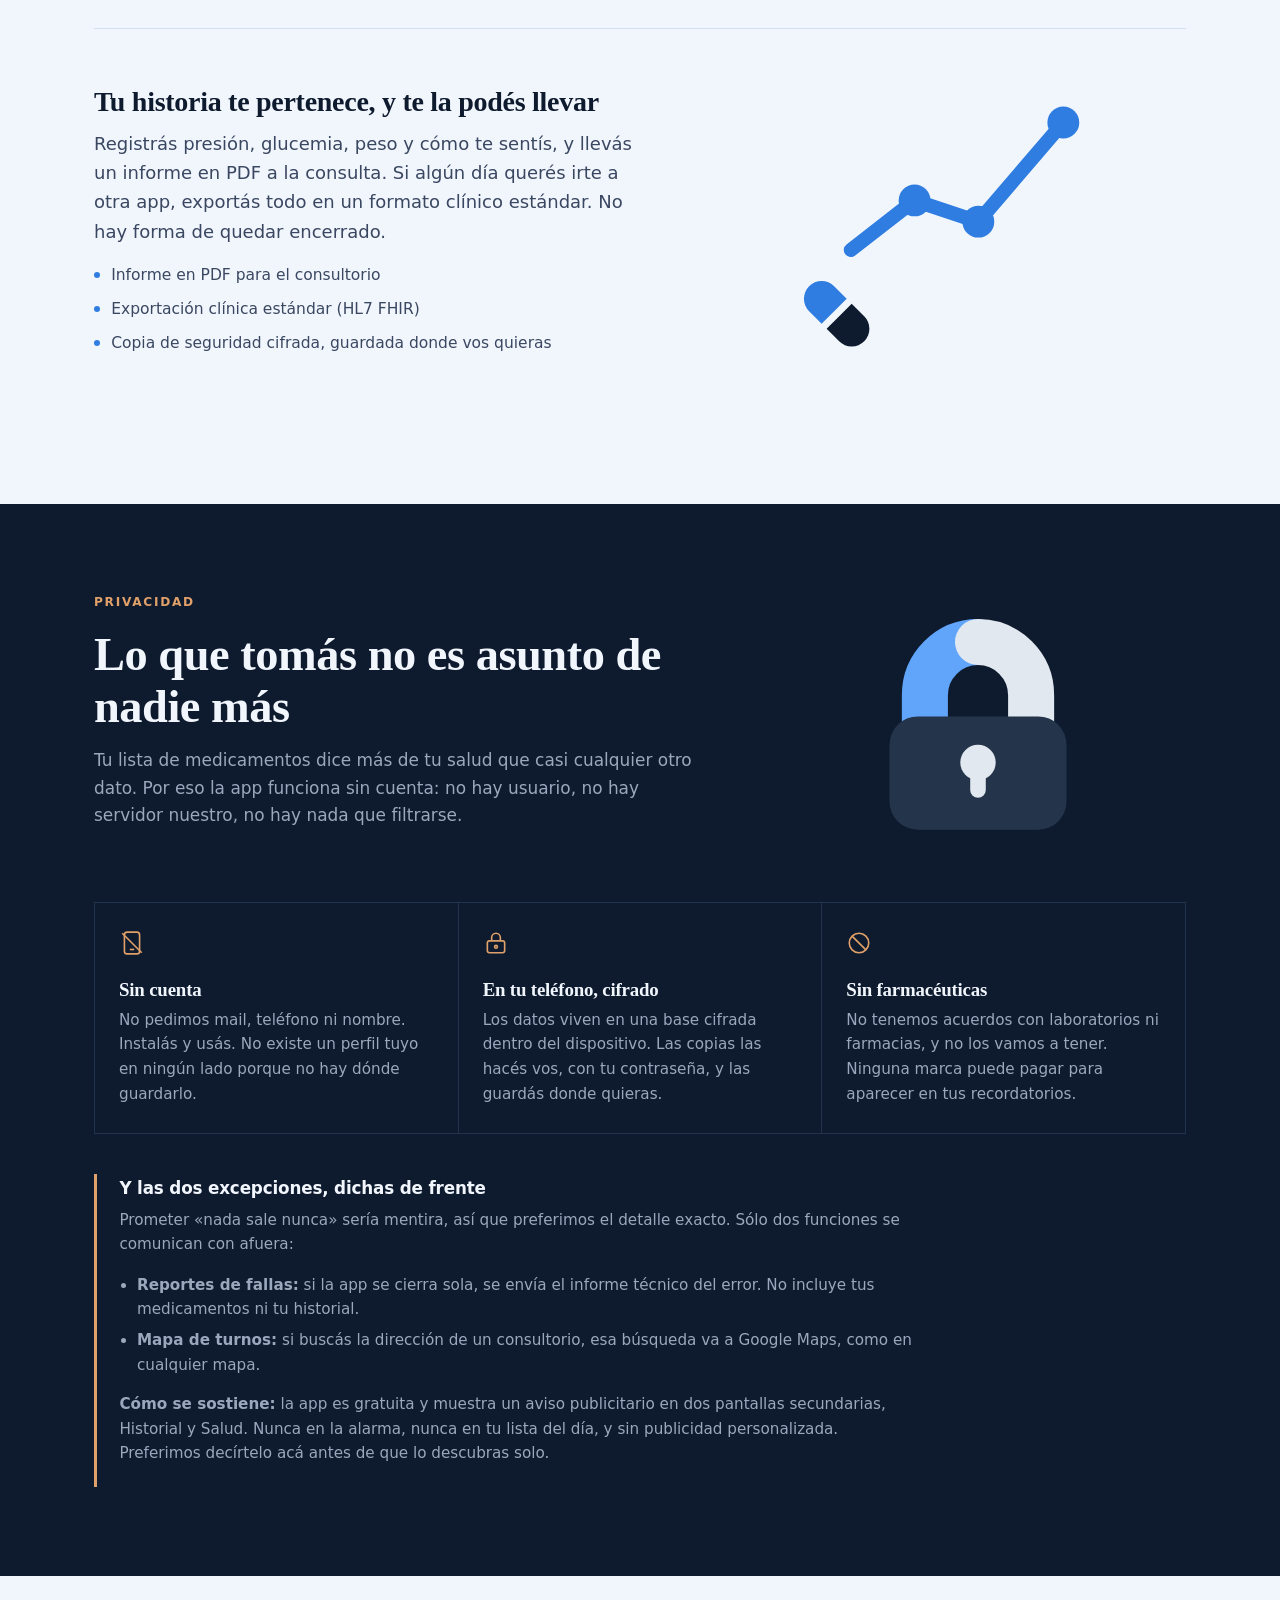
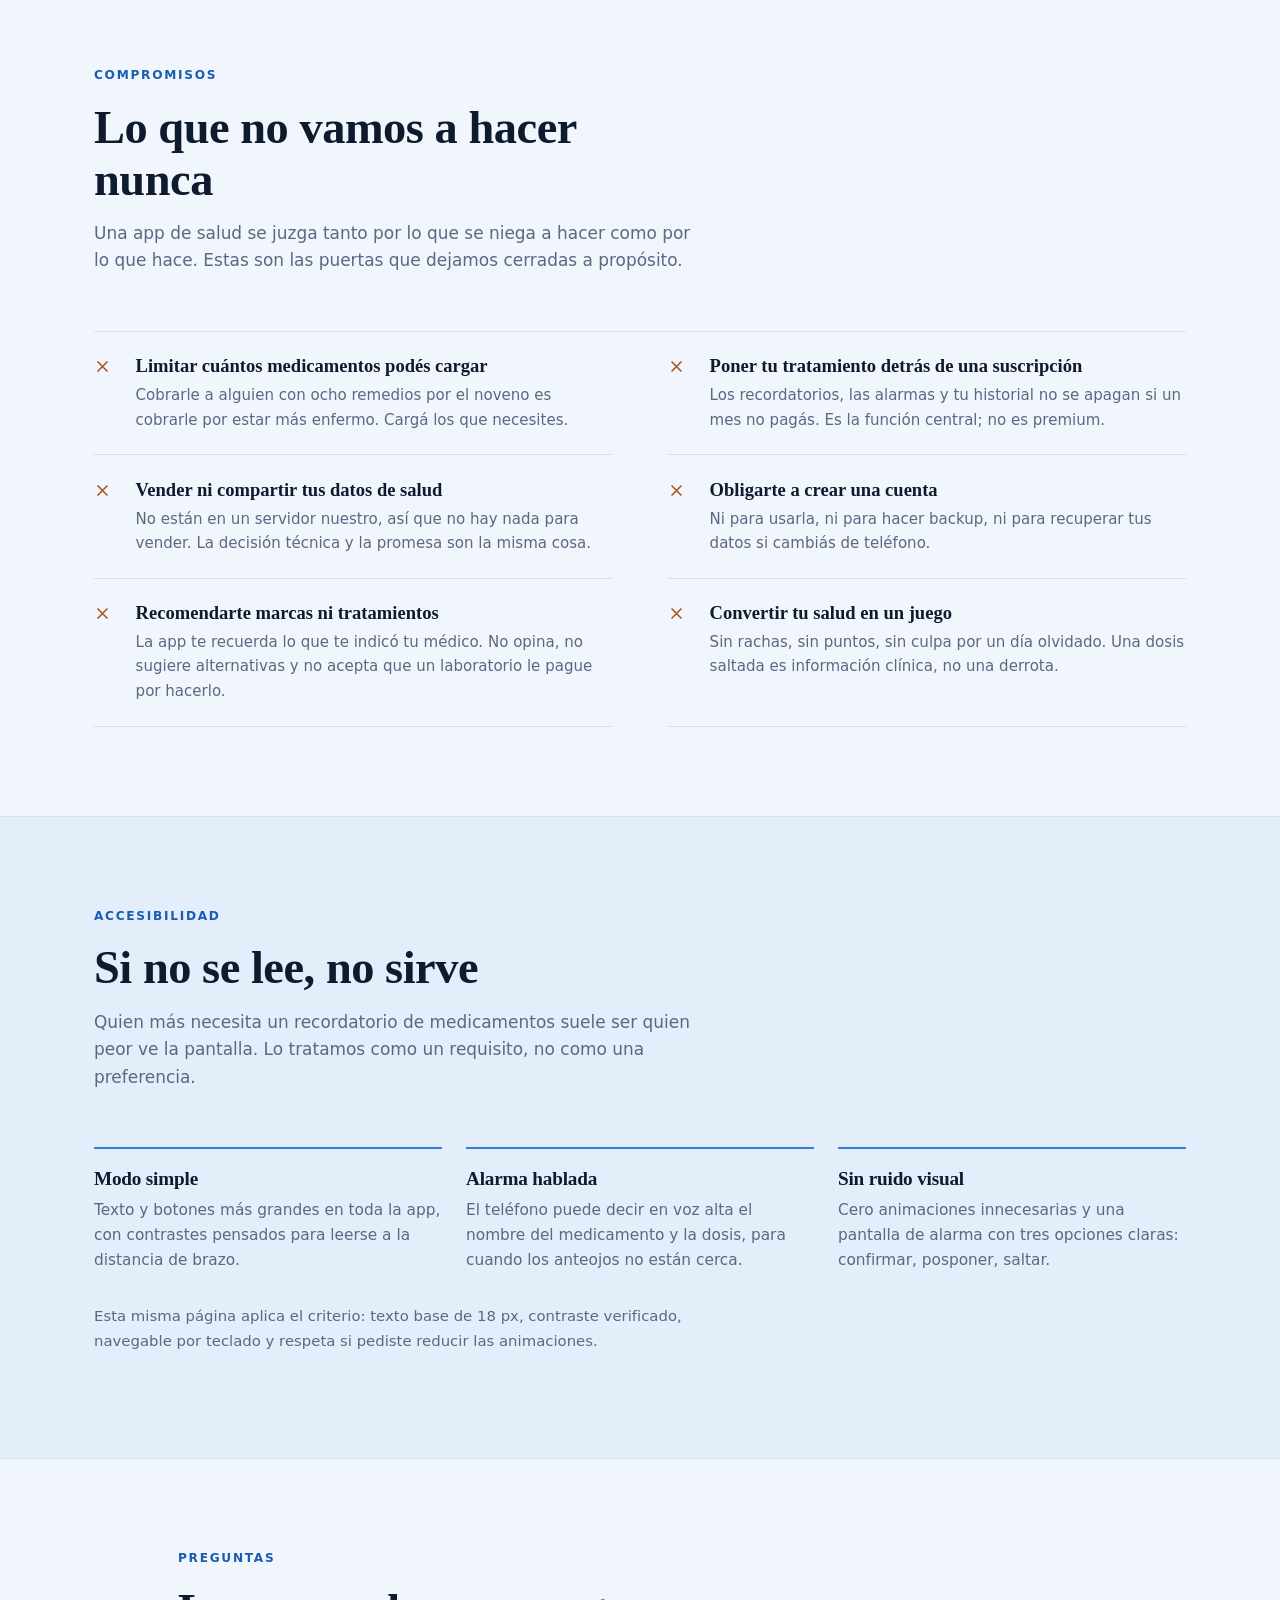
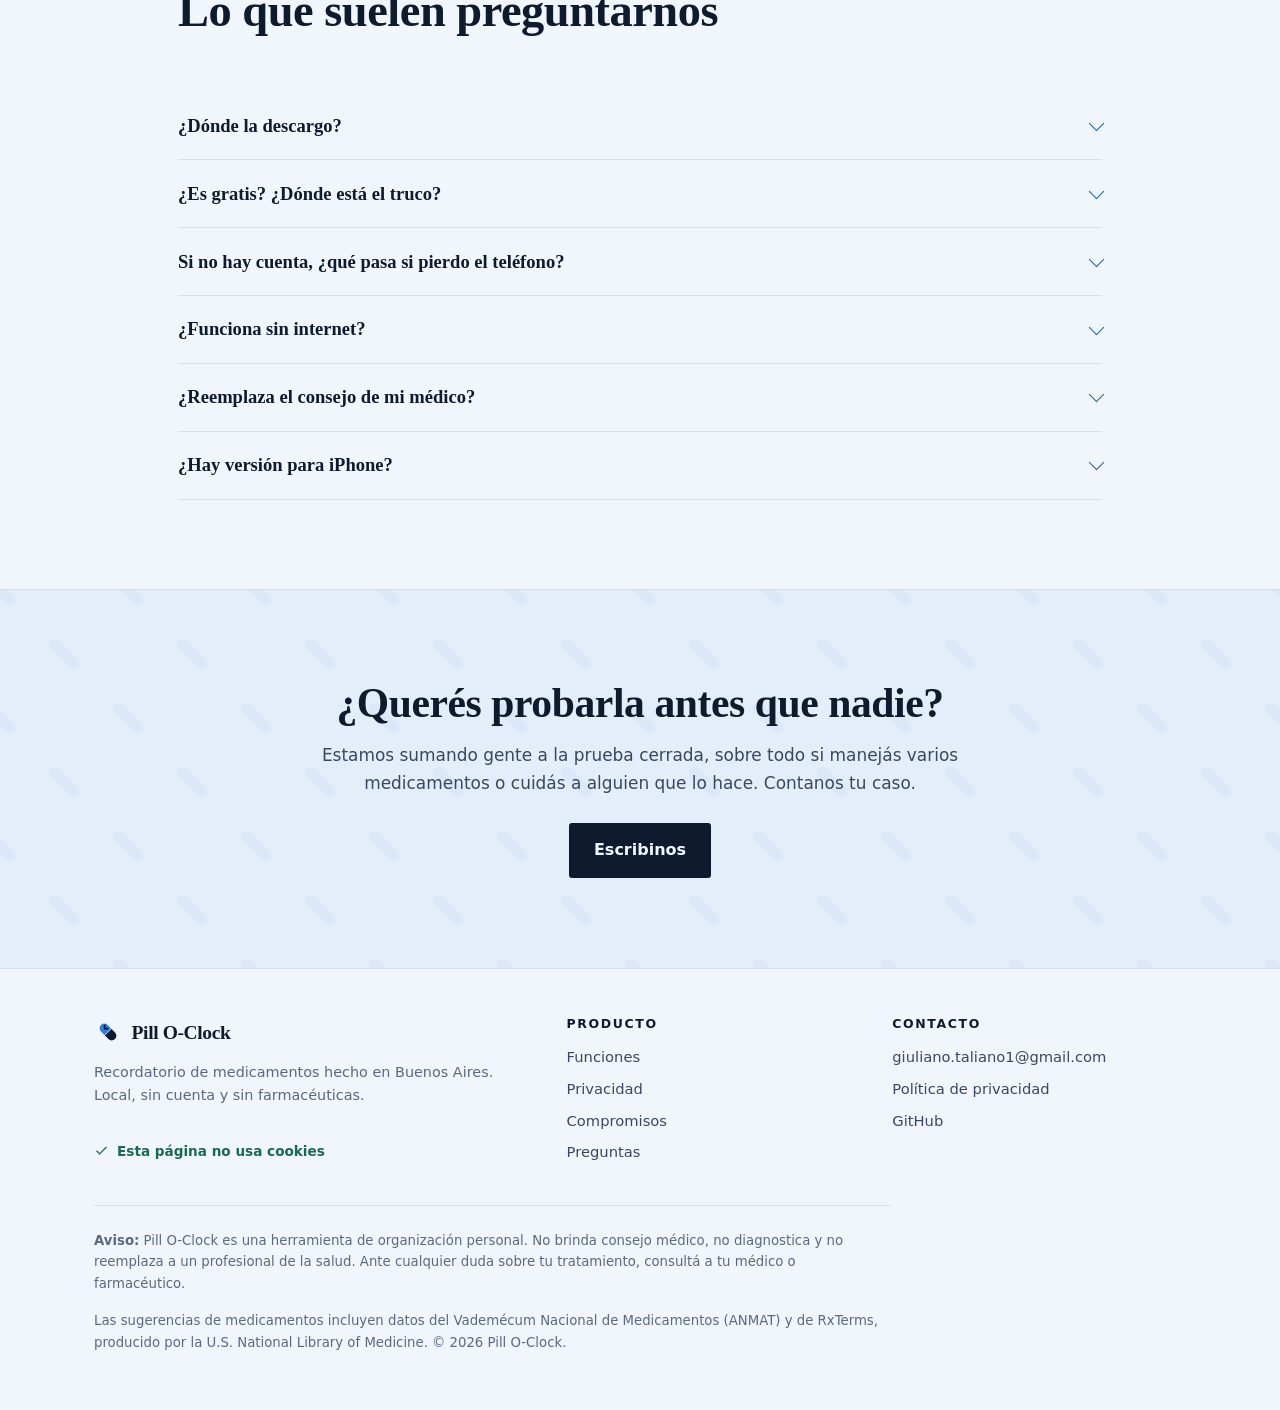
<file: pill-o-clock/index.html>
<!DOCTYPE html>
<html lang="es">
<head>
<meta charset="UTF-8" />
<meta name="viewport" content="width=device-width, initial-scale=1" />
<title>Pill O-Clock — La alarma de medicamentos que sí te despierta</title>
<meta name="description" content="Recordatorio de medicamentos con alarma real: suena en silencio y se muestra sobre la pantalla bloqueada. Sin cuenta, sin nube, sin farmacéuticas. Catálogo argentino (ANMAT)." />
<meta name="theme-color" content="#f1f6fd" />
<meta name="color-scheme" content="light" />

<!-- Inline SVG favicon: docs/ is the Pages root, so ../assets would resolve
     outside this site. Inlining also keeps third-party requests at zero,
     which is what makes the privacy claim below checkable rather than stated. -->
<link rel="icon" href="data:image/svg+xml,%3Csvg xmlns='http://www.w3.org/2000/svg' viewBox='0 0 48 48'%3E%3Cdefs%3E%3CclipPath id='c'%3E%3Crect x='7' y='16' width='34' height='16' rx='8' transform='rotate(45 24 24)'/%3E%3C/clipPath%3E%3C/defs%3E%3Cg clip-path='url(%23c)'%3E%3Crect x='5' y='13' width='18.6' height='22' fill='%232f7de1' transform='rotate(45 24 24)'/%3E%3Crect x='24.4' y='13' width='18.6' height='22' fill='%230e1a2d' transform='rotate(45 24 24)'/%3E%3C/g%3E%3C/svg%3E" />

<meta property="og:type" content="website" />
<meta property="og:title" content="Pill O-Clock — La alarma de medicamentos que sí te despierta" />
<meta property="og:description" content="Alarma real sobre la pantalla bloqueada. Tus datos no salen del teléfono. Sin cuenta, sin farmacéuticas, sin límite de medicamentos." />
<meta property="og:locale" content="es_AR" />
<meta property="og:image" content="https://estudiotaliano.com/pill-o-clock/img/og.jpg" />
<meta property="og:image:width" content="1200" />
<meta property="og:image:height" content="630" />
<meta property="og:image:alt" content="Pill O-Clock — La alarma de medicamentos que sí te despierta. Sin cuenta, sin nube, sin farmacéuticas." />
<meta name="twitter:card" content="summary_large_image" />

<script type="application/ld+json">
{ "@context":"https://schema.org","@type":"SoftwareApplication","name":"Pill O-Clock",
  "applicationCategory":"HealthApplication","operatingSystem":"Android",
  "inLanguage":["es","en","pt-BR"],
  "offers":{"@type":"Offer","price":"0","priceCurrency":"USD"},
  "author":{"@type":"Person","name":"Giuliano Taliano"} }
</script>

<style>
/* ═══════════════════════════════════════════════════════════════════════
   Pill O-Clock — landing

   Two decisions drive everything visual here.

   1. The colour comes from the product, not from a mood board. Paper, accent
      and the one warm tone are sampled from the app's own screens, so the
      screenshots sit on the page instead of fighting it. The serif display
      against that clinical blue is the deliberate tension: a product about
      somebody's daily routine, not an admin panel.

   2. The type is large on purpose. Base is 18px and body copy sits at
      1.05rem. The people this is built for manage several medications and
      are often over 65. A page that advertises a "modo simple" in 14px grey
      argues against itself. Every colour pair below clears WCAG AA.
   ══════════════════════════════════════════════════════════════════════ */
/* Palette lifted from the product itself, not chosen in the abstract: the
   page paper is the pale blue of the app's Today screen, the accent is the
   exact blue of its buttons, and the amber appears only where the app already
   uses it — a dose that is still pending. Site and app should read as one
   thing, and the screenshots below sit on the page without clashing. */
:root{
  --paper:#f1f6fd;         /* the app's screen background */
  --paper-2:#e4edfa;       /* recessed bands */
  --card:#ffffff;
  --ink:#0e1a2d;           /* blue-black, matches the app's headings */
  --body:#3a4761;
  --muted:#5a6880;
  --rule:#d3e0f2;
  --blue:#2f7de1;          /* the app's button blue, unchanged */
  --blue-deep:#1a5cb0;
  --blue-wash:#dce9fb;
  --amber:#a8541a;         /* the app's "pending dose" warm tone */
  --amber-wash:#fdf1e0;
  --green:#186b4e;
  --serif:"Iowan Old Style","Palatino Linotype",Palatino,Georgia,"Times New Roman",serif;
  --sans:ui-sans-serif,system-ui,-apple-system,"Segoe UI",Roboto,"Helvetica Neue",Arial,sans-serif;
  --maxw:1140px;
}
*,*::before,*::after{box-sizing:border-box;margin:0;padding:0}
html{scroll-behavior:smooth;-webkit-text-size-adjust:100%}
@media (prefers-reduced-motion:reduce){
  html{scroll-behavior:auto}
  *,*::before,*::after{animation-duration:.001ms!important;transition-duration:.001ms!important}
}
body{
  font-family:var(--sans);font-size:18px;line-height:1.62;color:var(--body);
  background:var(--paper);-webkit-font-smoothing:antialiased;overflow-x:hidden;
}
h1,h2,h3,h4{font-family:var(--serif);color:var(--ink);line-height:1.12;font-weight:600;letter-spacing:-.01em}
p{margin:0 0 1rem}
a{color:var(--blue-deep)}
:focus-visible{outline:2.5px solid var(--blue);outline-offset:3px;border-radius:4px}
/* height:auto is load-bearing: the <img> carry width/height attributes (so the
   browser reserves space and the layout doesn't jump), and without this the
   height attribute is taken literally — the screenshots rendered ~80% taller
   than their real aspect ratio. */
img{max-width:100%;height:auto;display:block}
.wrap{max-width:var(--maxw);margin:0 auto;padding:0 1.5rem}
.skip{position:absolute;left:-999px;background:var(--ink);color:var(--paper);padding:.7rem 1rem;z-index:100}
.skip:focus{left:0}

/* ── Header ───────────────────────────────────────────────────────── */
header{position:sticky;top:0;z-index:50;background:rgba(241,246,253,.92);backdrop-filter:blur(8px);border-bottom:1px solid var(--rule)}
.nav{display:flex;align-items:center;gap:1rem;padding:.85rem 0}
.brand{display:flex;align-items:center;gap:.6rem;text-decoration:none;color:var(--ink);
       font-family:var(--serif);font-size:1.22rem;font-weight:600;letter-spacing:-.02em}
.brand svg{flex:none}
.nav-links{margin-left:auto;display:flex;gap:1.6rem;align-items:center}
.nav-links a{color:var(--body);text-decoration:none;font-size:.92rem;font-weight:600;letter-spacing:.01em}
.nav-links a:hover{color:var(--blue-deep)}
@media (max-width:820px){.nav-links a[data-opt]{display:none}}
.lang{border:1.5px solid var(--rule);background:transparent;color:var(--body);font:inherit;font-size:.8rem;
      font-weight:700;letter-spacing:.06em;padding:.28rem .65rem;border-radius:2px;cursor:pointer}
.lang:hover{border-color:var(--blue);color:var(--blue-deep)}

/* ── Hero ─────────────────────────────────────────────────────────── */
.hero{padding:clamp(2.5rem,6vw,5rem) 0 clamp(2rem,4vw,3rem);position:relative}
.hero::before{content:"";position:absolute;inset:0;pointer-events:none;
  background:url("img/pattern.svg") 0 0/128px 128px,
             radial-gradient(70% 55% at 78% 22%,rgba(47,111,208,.09),transparent 70%);
  /* Se desvanece hacia abajo para que el texto nunca compita con la textura. */
  -webkit-mask-image:linear-gradient(#000 45%,transparent);mask-image:linear-gradient(#000 45%,transparent)}
.hero-grid{position:relative;display:grid;gap:clamp(2.5rem,5vw,4rem);align-items:center;grid-template-columns:1fr}
@media (min-width:940px){.hero-grid{grid-template-columns:1.12fr .88fr}}
.eyebrow{display:inline-flex;align-items:center;gap:.55rem;font-size:.79rem;font-weight:700;
  letter-spacing:.11em;text-transform:uppercase;color:var(--amber);margin-bottom:1.3rem}
.eyebrow::before{content:"";width:7px;height:7px;border-radius:50%;background:var(--amber)}
h1{font-size:clamp(2.4rem,1.3rem + 4.2vw,4rem);margin-bottom:1.1rem;letter-spacing:-.025em}
h1 em{font-style:italic;color:var(--blue-deep)}
.lede{font-size:clamp(1.06rem,1rem + .4vw,1.2rem);max-width:33em;color:var(--body)}
.cta-row{display:flex;flex-wrap:wrap;gap:.9rem;margin-top:1.9rem;align-items:center}
.btn{display:inline-flex;align-items:center;gap:.55rem;font:inherit;font-weight:650;font-size:1rem;
  padding:.85rem 1.5rem;border-radius:3px;text-decoration:none;border:1.5px solid transparent;cursor:pointer}
.btn-solid{background:var(--ink);color:var(--paper)}
.btn-solid:hover{background:var(--blue-deep)}
.btn-line{border-color:var(--ink);color:var(--ink)}
.btn-line:hover{border-color:var(--blue);color:var(--blue-deep)}
.cta-note{font-size:.88rem;color:var(--muted);margin-top:1.1rem;max-width:36em;
  border-left:2px solid var(--rule);padding-left:.9rem}

/* ── Device frame ─────────────────────────────────────────────────── */
.stage{display:flex;justify-content:center;position:relative}
.phone{position:relative;width:min(272px,74vw);flex:none;background:#0e1a2d;border-radius:36px;padding:8px;
  box-shadow:0 2px 4px rgba(14,26,45,.12),0 22px 44px -14px rgba(14,26,45,.30)}
.phone img{border-radius:29px;width:100%}
.phone::after{content:"";position:absolute;top:16px;left:50%;transform:translateX(-50%);
  width:52px;height:5px;border-radius:99px;background:rgba(255,255,255,.24)}
.stage figcaption{position:absolute;bottom:-2.6rem;left:0;right:0;text-align:center;
  font-size:.83rem;color:var(--muted);font-style:italic}

/* ── Proof band ───────────────────────────────────────────────────── */
.proof{border-block:1px solid var(--rule);background:var(--paper-2)}
.proof .wrap{display:grid;grid-template-columns:repeat(2,1fr);gap:0}
@media (min-width:800px){.proof .wrap{grid-template-columns:repeat(4,1fr)}}
.stat{padding:1.7rem 1.2rem;border-right:1px solid var(--rule)}
.stat:nth-child(2){border-right:0}
@media (min-width:800px){.stat:nth-child(2){border-right:1px solid var(--rule)}.stat:last-child{border-right:0}}
.stat:nth-child(-n+2){border-bottom:1px solid var(--rule)}
@media (min-width:800px){.stat{border-bottom:0!important}}
.stat b{display:block;font-family:var(--serif);font-size:clamp(1.9rem,1.4rem + 1.4vw,2.6rem);
  color:var(--blue-deep);font-weight:600;line-height:1;margin-bottom:.35rem}
.stat span{font-size:.87rem;color:var(--muted);display:block;max-width:22ch}

/* ── Section scaffolding ──────────────────────────────────────────── */
section{padding:clamp(3.5rem,7vw,6rem) 0}
/* Sticky header would otherwise sit on top of the heading you just jumped to. */
section[id],div[id]{scroll-margin-top:5rem}
.head{max-width:34em;margin-bottom:clamp(2.5rem,5vw,3.5rem)}
.head h2{font-size:clamp(1.9rem,1.3rem + 2.2vw,2.9rem);margin-bottom:.9rem}
.head p{font-size:1.06rem;color:var(--muted)}
.tag{display:block;font-family:var(--sans);font-size:.76rem;font-weight:700;letter-spacing:.14em;
  text-transform:uppercase;color:var(--blue-deep);margin-bottom:1rem}

/* Numbered feature rows — the numeral is the visual anchor, not an icon. */
.feat{display:grid;gap:2rem;padding:clamp(2.2rem,4vw,3.2rem) 0;border-top:1px solid var(--rule);
  grid-template-columns:1fr;align-items:center}
@media (min-width:900px){
  /* Text is given the wider half; the screenshot supports it, it does not lead. */
  .feat.with-art{grid-template-columns:1.08fr .92fr;column-gap:clamp(2.5rem,5vw,4.5rem)}
  /* Rows without a screenshot split heading from body so they use the full
     measure instead of leaving the right half of the page empty. */
  .feat:not(.with-art)>div{display:grid;grid-template-columns:minmax(0,.9fr) minmax(0,1.1fr);
    column-gap:clamp(2.5rem,5vw,4.5rem);align-items:start}
  .feat:not(.with-art)>div>h3{grid-column:1;grid-row:1/span 3;margin:0}
  .feat:not(.with-art)>div>p{grid-column:2;grid-row:1}
  .feat:not(.with-art)>div>.pts{grid-column:2;grid-row:2;margin-top:0}
}
.feat h3{font-size:clamp(1.35rem,1.15rem + .8vw,1.75rem);margin-bottom:.7rem}
.feat p{color:var(--body)}
.pts{list-style:none;margin-top:1.1rem;display:grid;gap:.55rem}
.pts li{display:flex;gap:.7rem;align-items:baseline;font-size:.97rem}
.pts li::before{content:"";width:6px;height:6px;flex:none;background:var(--blue);
  border-radius:50%;transform:translateY(-2px)}


/* ── Illustrations ────────────────────────────────────────────────────
   Las mismas escenas que la app (components/Illustration.tsx), inlineadas
   con los colores fijos de cada fondo. Aca no hace falta que sean temables:
   la pagina es light-only, salvo el bloque de privacidad que es tinta
   invertida y por eso lleva su propia paleta. */
/* Mas chica en telefono: a 340px sobre 390 de ancho la ilustracion
   dominaba la seccion en vez de acompanar al texto. */
.ill{width:100%;height:auto;max-width:230px;display:block;margin-inline:auto}
@media (min-width:900px){.ill{max-width:340px}}
.dark .head{max-width:none}
@media (min-width:900px){
  .dark .head{display:grid;grid-template-columns:minmax(0,34em) minmax(0,1fr);
    column-gap:clamp(2.5rem,5vw,4.5rem);align-items:center}
  .dark .head .tag,.dark .head h2,.dark .head p{grid-column:1}
  .dark .head .ill-wrap{grid-column:2;grid-row:1/span 3}
}
.ill-wrap{margin-top:2rem}
@media (min-width:900px){.ill-wrap{margin-top:0}}

/* ── Privacy: inverted block for contrast against all the paper ───── */
.dark{background:var(--ink);color:#c3cede}
.dark h2,.dark h3{color:var(--paper)}
.dark .tag{color:#e0a06a}
.dark .head p{color:#9aa8bd}
.dark a{color:#9dc2f2}
.pgrid{display:grid;gap:1px;background:#22344d;border:1px solid #22344d;margin-top:.5rem}
@media (min-width:840px){.pgrid{grid-template-columns:repeat(3,1fr)}}
.pcell{background:var(--ink);padding:1.7rem 1.5rem}
.pcell svg{color:#e0a06a;margin-bottom:.9rem}
.pcell h3{font-size:1.18rem;margin-bottom:.5rem}
.pcell p{font-size:.95rem;color:#9aa8bd;margin:0}
.note{margin-top:2.5rem;border-left:3px solid #e0a06a;padding:.3rem 0 .3rem 1.4rem;max-width:46em}
.note h3{font-size:1.05rem;margin-bottom:.6rem;font-family:var(--sans);font-weight:700}
.note p,.note li{font-size:.95rem;color:#9aa8bd}
.note ul{margin:.6rem 0 0 1.1rem}
.note li{margin-bottom:.4rem}

/* ── Manifesto (anti-features) ────────────────────────────────────── */
.mani{display:grid;gap:0;border-top:1px solid var(--rule)}
@media (min-width:860px){.mani{grid-template-columns:1fr 1fr;column-gap:3.5rem}}
.mrow{display:grid;grid-template-columns:1.6rem 1fr;gap:1rem;padding:1.4rem 0;border-bottom:1px solid var(--rule);align-items:start}
.mrow svg{color:var(--amber);margin-top:.25rem}
.mrow b{display:block;font-family:var(--serif);font-size:1.16rem;color:var(--ink);font-weight:600;margin-bottom:.3rem;line-height:1.3}
.mrow span{font-size:.94rem;color:var(--muted);display:block}

/* ── Access cards ─────────────────────────────────────────────────── */
.acards{display:grid;gap:1.5rem;grid-template-columns:1fr}
@media (min-width:820px){.acards{grid-template-columns:repeat(3,1fr)}}
.acard{border-top:2px solid var(--blue);padding-top:1.2rem}
.acard h3{font-size:1.2rem;margin-bottom:.5rem}
.acard p{font-size:.96rem;color:var(--muted);margin:0}

/* ── FAQ ──────────────────────────────────────────────────────────── */
details{border-bottom:1px solid var(--rule)}
summary{cursor:pointer;list-style:none;display:flex;justify-content:space-between;gap:1.5rem;
  padding:1.15rem 0;font-family:var(--serif);font-size:1.16rem;color:var(--ink);font-weight:600}
summary::-webkit-details-marker{display:none}
summary::after{content:"";flex:none;width:11px;height:11px;margin-top:.45rem;
  border-right:1.5px solid var(--blue-deep);border-bottom:1.5px solid var(--blue-deep);transform:rotate(45deg)}
details[open] summary::after{transform:rotate(-135deg)}
details div{padding:0 0 1.3rem;max-width:44em;font-size:.99rem}

/* ── Closing + footer ─────────────────────────────────────────────── */
.close{background:var(--paper-2);border-top:1px solid var(--rule);text-align:center;position:relative}
.close::before{content:"";position:absolute;inset:0;pointer-events:none;
  background:url("img/pattern.svg") 0 0/128px 128px;opacity:.65}
.close .wrap{position:relative}
.close .wrap{max-width:40em}
.close h2{font-size:clamp(1.8rem,1.3rem + 2vw,2.6rem);margin-bottom:1rem}
footer{border-top:1px solid var(--rule);padding:3rem 0 2.5rem;font-size:.92rem;color:var(--muted)}
.fgrid{display:grid;gap:2rem;grid-template-columns:1fr}
@media (min-width:760px){.fgrid{grid-template-columns:1.5fr 1fr 1fr}}
footer h4{font-family:var(--sans);font-size:.78rem;letter-spacing:.13em;text-transform:uppercase;
  color:var(--ink);margin-bottom:.9rem;font-weight:700}
footer ul{list-style:none;display:grid;gap:.5rem}
footer a{color:var(--body);text-decoration:none}
footer a:hover{color:var(--blue-deep);text-decoration:underline}
.nocookie{display:inline-flex;align-items:center;gap:.5rem;margin-top:1rem;font-size:.85rem;
  color:var(--green);font-weight:650}
.legal{margin-top:2.5rem;padding-top:1.5rem;border-top:1px solid var(--rule);font-size:.83rem;max-width:60em}
</style>
</head>
<body>
<a class="skip" href="#main">Saltar al contenido</a>

<header>
  <nav class="wrap nav" aria-label="Principal">
    <a class="brand" href="#top">
      <svg width="32" height="32" viewBox="0 0 48 48" aria-hidden="true"><defs><clipPath id="pocA"><rect x="7" y="16" width="34" height="16" rx="8" transform="rotate(45 24 24)"/></clipPath></defs><g clip-path="url(#pocA)"><rect x="5" y="13" width="18.6" height="22" fill="#2f7de1" transform="rotate(45 24 24)"/><rect x="24.4" y="13" width="18.6" height="22" fill="#0e1a2d" transform="rotate(45 24 24)"/></g><g stroke="#0e1a2d" stroke-linecap="round" fill="none"><path d="M18.3 18.3 L18.3 12.6" stroke-width="2.9"/><path d="M18.3 18.3 L23.4 18.3" stroke-width="2.9"/></g></svg>
      Pill O-Clock
    </a>
    <div class="nav-links">
      <a href="#funciones" data-i="n1">Funciones</a>
      <a href="#privacidad" data-i="n2">Privacidad</a>
      <a href="#compromisos" data-opt data-i="n3">Compromisos</a>
      <a href="#faq" data-opt data-i="n4">Preguntas</a>
      <button class="lang" id="lang" type="button" aria-label="Switch to English">EN</button>
    </div>
  </nav>
</header>

<main id="main"><div id="top"></div>

<!-- ══ HERO ══════════════════════════════════════════════════════════ -->
<div class="hero">
  <div class="wrap hero-grid">
    <div>
      <span class="eyebrow" data-i="badge">En prueba cerrada · Android</span>
      <h1 data-i="h1">La alarma de medicamentos que <em>sí te despierta</em>.</h1>
      <p class="lede" data-i="lede">La mayoría de los recordatorios son una notificación que el teléfono
        silencia. Pill O-Clock suena como un despertador: en modo silencio, encendiendo la pantalla, y
        mostrándose sobre el bloqueo hasta que respondas.</p>
      <div class="cta-row">
        <a class="btn btn-solid" href="mailto:giuliano.taliano1@gmail.com?subject=Quiero%20probar%20Pill%20O-Clock" data-i="cta1">Sumate a la prueba</a>
        <a class="btn btn-line" href="#privacidad" data-i="cta2">Cómo cuidamos tus datos</a>
      </div>
      <p class="cta-note" data-i="ctanote">Todavía no está en la tienda pública: seguimos en prueba cerrada
        mientras completamos la verificación que Google exige a las apps de salud. Escribinos y te sumamos.</p>
    </div>
    <figure class="stage">
      <div class="phone">
        <img src="img/hoy.webp" width="540" height="1212" alt="Pantalla principal de Pill O-Clock: 2 dosis pendientes y 2 tomadas, con Metformina 850 mg a las 13:00 y Rosuvastatina 10 mg a las 21:00 por tomar." />
      </div>
      <figcaption data-i="cap1">Un martes cualquiera, a media mañana.</figcaption>
    </figure>
  </div>
</div>

<!-- ══ PROOF ═════════════════════════════════════════════════════════ -->
<div class="proof">
  <div class="wrap">
    <div class="stat"><b>0</b><span data-i="s1">cuentas: no hay registro ni contraseña</span></div>
    <div class="stat"><b data-i="s2n">3.168</b><span data-i="s2">medicamentos argentinos, del vademécum de ANMAT</span></div>
    <div class="stat"><b>3</b><span data-i="s3">idiomas: español, inglés y portugués</span></div>
    <div class="stat"><b>0</b><span data-i="s4">cookies y rastreadores en esta página</span></div>
  </div>
</div>

<!-- ══ FEATURES ══════════════════════════════════════════════════════ -->
<section id="funciones">
  <div class="wrap">
    <div class="head">
      <span class="tag" data-i="t1">Qué hace</span>
      <h2 data-i="f0h">Pensada para tratamientos reales, no para el caso fácil</h2>
      <p data-i="f0p">Una pastilla por día es simple. El problema empieza con seis medicamentos, uno cada
        48 horas, otro que baja de dosis cada semana y una inyección los martes.</p>
    </div>

    <div class="feat with-art">
      <div>
        <h3 data-i="f1h">Una alarma de verdad, no una notificación</h3>
        <p data-i="f1p">Usa el canal de alarma del sistema, el mismo que tu despertador: suena aunque el
          teléfono esté en silencio, enciende la pantalla y aparece <em>sobre</em> el bloqueo. Si no
          respondés, vuelve a insistir en lugar de rendirse.</p>
        <ul class="pts">
          <li data-i="f1a">Confirmar, posponer o saltar sin desbloquear</li>
          <li data-i="f1b">Sigue sonando hasta que respondas</li>
          <li data-i="f1c">Puede leer en voz alta el nombre y la dosis</li>
        </ul>
      </div>
      <div class="stage">
        <div class="phone">
          <img src="img/alarma.webp" width="540" height="947" loading="lazy"
               alt="Pantalla de alarma de Pill O-Clock mostrando Rosuvastatina 10 mg con las opciones Confirmar, Posponer y Omitir esta dosis." />
        </div>
      </div>
    </div>

    <div class="feat">
      <div>
        <h3 data-i="f2h">Los esquemas que otras apps no saben escribir</h3>
        <p data-i="f2p">Cada dos días, ciclos con descanso, descensos graduales de corticoides, o una sola
          toma el 20 de cada mes. Vos describís el tratamiento como te lo indicaron y la app resuelve qué
          días toca y con qué dosis.</p>
        <ul class="pts">
          <li data-i="f2a">Cada N días, ciclos y día fijo del mes</li>
          <li data-i="f2b">Descensos graduales con la dosis correcta por fecha</li>
          <li data-i="f2c">Inyectables con rotación de zona</li>
        </ul>
      </div>
    </div>

    <div class="feat with-art">
      <div>
        <h3 data-i="f3h">Conoce los remedios que se venden acá</h3>
        <p data-i="f3p">El buscador usa el vademécum de ANMAT, así que encontrás el nombre comercial que
          dice la caja. Y si anotás una alergia, te avisamos al cargar un medicamento que la contiene —
          con los nombres en castellano, no traducidos de un catálogo extranjero.</p>
        <ul class="pts">
          <li data-i="f3a">Escaneo del código de barras del envase</li>
          <li data-i="f3b">Aviso de alergia y de principio activo repetido</li>
          <li data-i="f3c">Se adapta al país donde estés</li>
        </ul>
      </div>
      <div class="stage">
        <div class="phone">
          <img src="img/catalogo.webp" width="540" height="1212" loading="lazy"
               alt="Buscador de medicamentos mostrando marcas argentinas reales para metformina: METFORMINA IRAOLA, METFORMINA LIF, ADIUVAN MET y BALIGLUC, con la atribución al Vademécum Nacional de Medicamentos de ANMAT." />
        </div>
      </div>
    </div>

    <div class="feat">
      <div>
        <h3 data-i="f4h">Para cuidar a otra persona, no sólo a vos</h3>
        <p data-i="f4p">Podés llevar varios perfiles en el mismo teléfono — tu mamá, tu hijo — y las alarmas
          de todos suenan aunque estés mirando otro perfil. Cuando alguien más toma la posta, generás un
          resumen de una página para compartir.</p>
        <ul class="pts">
          <li data-i="f4a">Perfiles cuyas alarmas nunca se pisan</li>
          <li data-i="f4b">Resumen para quien te reemplaza</li>
          <li data-i="f4c">Ficha de emergencia visible sin desbloquear</li>
        </ul>
      </div>
    </div>

    <div class="feat with-art">
      <div>
        <h3 data-i="f5h">Tu historia te pertenece, y te la podés llevar</h3>
        <p data-i="f5p">Registrás presión, glucemia, peso y cómo te sentís, y llevás un informe en PDF a la
          consulta. Si algún día querés irte a otra app, exportás todo en un formato clínico estándar. No
          hay forma de quedar encerrado.</p>
        <ul class="pts">
          <li data-i="f5a">Informe en PDF para el consultorio</li>
          <li data-i="f5b">Exportación clínica estándar (HL7 FHIR)</li>
          <li data-i="f5c">Copia de seguridad cifrada, guardada donde vos quieras</li>
        </ul>
      </div>
      <div class="ill-wrap">
        <svg class="ill" viewBox="12 14 96 80" role="img"
             aria-label="Una línea ascendente de mediciones, con una cápsula apoyada aparte.">
          <!-- La cápsula va separada del arranque de la línea: pegada, el trazo
               con punta redonda se fundía con ella y el conjunto leía como un pin. -->
          <polyline points="32,62 50,48 68,54 92,26" fill="none" stroke="#2f7de1" stroke-width="4"
                    stroke-linecap="round" stroke-linejoin="round"/>
          <g fill="#2f7de1">
            <circle cx="50" cy="48" r="4.5"/><circle cx="68" cy="54" r="4.5"/><circle cx="92" cy="26" r="4.5"/>
          </g>
          <defs><clipPath id="illcap">
            <rect x="17" y="75" width="22" height="10" rx="5" transform="rotate(45 28 80)"/>
          </clipPath></defs>
          <g clip-path="url(#illcap)">
            <rect x="14" y="70" width="13" height="20" fill="#2f7de1" transform="rotate(45 28 80)"/>
            <rect x="29" y="70" width="14" height="20" fill="#0e1a2d" transform="rotate(45 28 80)"/>
          </g>
        </svg>
      </div>
    </div>
  </div>
</section>

<!-- ══ PRIVACY ═══════════════════════════════════════════════════════ -->
<section id="privacidad" class="dark">
  <div class="wrap">
    <div class="head">
      <span class="tag" data-i="t2">Privacidad</span>
      <h2 data-i="p0h">Lo que tomás no es asunto de nadie más</h2>
      <p data-i="p0p">Tu lista de medicamentos dice más de tu salud que casi cualquier otro dato. Por eso la
        app funciona sin cuenta: no hay usuario, no hay servidor nuestro, no hay nada que filtrarse.</p>
      <div class="ill-wrap">
        <svg class="ill" viewBox="12 16 96 70" role="img"
             aria-label="Un candado cuyo arco es una cápsula de medicamento.">
          <g fill="none" stroke-width="13" stroke-linecap="round">
            <path d="M45 52 v-8 a15 15 0 0 1 15-15" stroke="#60a5fa"/>
            <path d="M60 29 a15 15 0 0 1 15 15 v8" stroke="#e2e8f0"/>
          </g>
          <rect x="35" y="50" width="50" height="32" rx="8" fill="#24344a"/>
          <circle cx="60" cy="63" r="5" fill="#e2e8f0"/>
          <rect x="57.8" y="63" width="4.4" height="10" rx="2.2" fill="#e2e8f0"/>
        </svg>
      </div>
    </div>
    <div class="pgrid">
      <div class="pcell">
        <svg width="26" height="26" viewBox="0 0 24 24" fill="none" stroke="currentColor" stroke-width="1.5" aria-hidden="true">
          <rect x="5" y="2" width="14" height="20" rx="2.5"/><path d="M10 18h4"/><path d="M3 3l18 18"/></svg>
        <h3 data-i="p1h">Sin cuenta</h3>
        <p data-i="p1p">No pedimos mail, teléfono ni nombre. Instalás y usás. No existe un perfil tuyo en
          ningún lado porque no hay dónde guardarlo.</p>
      </div>
      <div class="pcell">
        <svg width="26" height="26" viewBox="0 0 24 24" fill="none" stroke="currentColor" stroke-width="1.5" aria-hidden="true">
          <rect x="4" y="10" width="16" height="11" rx="2"/><path d="M8 10V7a4 4 0 0 1 8 0v3"/><circle cx="12" cy="15.5" r="1.3"/></svg>
        <h3 data-i="p2h">En tu teléfono, cifrado</h3>
        <p data-i="p2p">Los datos viven en una base cifrada dentro del dispositivo. Las copias las hacés vos,
          con tu contraseña, y las guardás donde quieras.</p>
      </div>
      <div class="pcell">
        <svg width="26" height="26" viewBox="0 0 24 24" fill="none" stroke="currentColor" stroke-width="1.5" aria-hidden="true">
          <circle cx="12" cy="12" r="9"/><path d="M5.6 5.6l12.8 12.8"/></svg>
        <h3 data-i="p3h">Sin farmacéuticas</h3>
        <p data-i="p3p">No tenemos acuerdos con laboratorios ni farmacias, y no los vamos a tener. Ninguna
          marca puede pagar para aparecer en tus recordatorios.</p>
      </div>
    </div>
    <div class="note">
      <h3 data-i="d1">Y las dos excepciones, dichas de frente</h3>
      <p data-i="d2">Prometer «nada sale nunca» sería mentira, así que preferimos el detalle exacto. Sólo dos
        funciones se comunican con afuera:</p>
      <ul>
        <li data-i="d3"><strong>Reportes de fallas:</strong> si la app se cierra sola, se envía el informe
          técnico del error. No incluye tus medicamentos ni tu historial.</li>
        <li data-i="d4"><strong>Mapa de turnos:</strong> si buscás la dirección de un consultorio, esa
          búsqueda va a Google Maps, como en cualquier mapa.</li>
      </ul>
      <p style="margin-top:.9rem" data-i="d5"><strong>Cómo se sostiene:</strong> la app es gratuita y muestra
        un aviso publicitario en dos pantallas secundarias, Historial y Salud. Nunca en la alarma, nunca en
        tu lista del día, y sin publicidad personalizada. Preferimos decírtelo acá antes de que lo
        descubras solo.</p>
    </div>
  </div>
</section>

<!-- ══ MANIFESTO ═════════════════════════════════════════════════════ -->
<section id="compromisos">
  <div class="wrap">
    <div class="head">
      <span class="tag" data-i="t3">Compromisos</span>
      <h2 data-i="m0h">Lo que no vamos a hacer nunca</h2>
      <p data-i="m0p">Una app de salud se juzga tanto por lo que se niega a hacer como por lo que hace.
        Estas son las puertas que dejamos cerradas a propósito.</p>
    </div>
    <div class="mani">
      <div class="mrow"><svg width="17" height="17" viewBox="0 0 24 24" fill="none" stroke="currentColor" stroke-width="2.2" aria-hidden="true"><path d="M5 5l14 14M19 5L5 19"/></svg><div>
        <b data-i="m1h">Limitar cuántos medicamentos podés cargar</b>
        <span data-i="m1p">Cobrarle a alguien con ocho remedios por el noveno es cobrarle por estar más
          enfermo. Cargá los que necesites.</span></div></div>
      <div class="mrow"><svg width="17" height="17" viewBox="0 0 24 24" fill="none" stroke="currentColor" stroke-width="2.2" aria-hidden="true"><path d="M5 5l14 14M19 5L5 19"/></svg><div>
        <b data-i="m2h">Poner tu tratamiento detrás de una suscripción</b>
        <span data-i="m2p">Los recordatorios, las alarmas y tu historial no se apagan si un mes no pagás. Es
          la función central; no es premium.</span></div></div>
      <div class="mrow"><svg width="17" height="17" viewBox="0 0 24 24" fill="none" stroke="currentColor" stroke-width="2.2" aria-hidden="true"><path d="M5 5l14 14M19 5L5 19"/></svg><div>
        <b data-i="m3h">Vender ni compartir tus datos de salud</b>
        <span data-i="m3p">No están en un servidor nuestro, así que no hay nada para vender. La decisión
          técnica y la promesa son la misma cosa.</span></div></div>
      <div class="mrow"><svg width="17" height="17" viewBox="0 0 24 24" fill="none" stroke="currentColor" stroke-width="2.2" aria-hidden="true"><path d="M5 5l14 14M19 5L5 19"/></svg><div>
        <b data-i="m4h">Obligarte a crear una cuenta</b>
        <span data-i="m4p">Ni para usarla, ni para hacer backup, ni para recuperar tus datos si cambiás de
          teléfono.</span></div></div>
      <div class="mrow"><svg width="17" height="17" viewBox="0 0 24 24" fill="none" stroke="currentColor" stroke-width="2.2" aria-hidden="true"><path d="M5 5l14 14M19 5L5 19"/></svg><div>
        <b data-i="m5h">Recomendarte marcas ni tratamientos</b>
        <span data-i="m5p">La app te recuerda lo que te indicó tu médico. No opina, no sugiere alternativas y
          no acepta que un laboratorio le pague por hacerlo.</span></div></div>
      <div class="mrow"><svg width="17" height="17" viewBox="0 0 24 24" fill="none" stroke="currentColor" stroke-width="2.2" aria-hidden="true"><path d="M5 5l14 14M19 5L5 19"/></svg><div>
        <b data-i="m6h">Convertir tu salud en un juego</b>
        <span data-i="m6p">Sin rachas, sin puntos, sin culpa por un día olvidado. Una dosis saltada es
          información clínica, no una derrota.</span></div></div>
    </div>
  </div>
</section>

<!-- ══ ACCESSIBILITY ═════════════════════════════════════════════════ -->
<section style="background:var(--paper-2);border-block:1px solid var(--rule)">
  <div class="wrap">
    <div class="head">
      <span class="tag" data-i="t4">Accesibilidad</span>
      <h2 data-i="a0h">Si no se lee, no sirve</h2>
      <p data-i="a0p">Quien más necesita un recordatorio de medicamentos suele ser quien peor ve la pantalla.
        Lo tratamos como un requisito, no como una preferencia.</p>
    </div>
    <div class="acards">
      <div class="acard"><h3 data-i="a1h">Modo simple</h3>
        <p data-i="a1p">Texto y botones más grandes en toda la app, con contrastes pensados para leerse a la
          distancia de brazo.</p></div>
      <div class="acard"><h3 data-i="a2h">Alarma hablada</h3>
        <p data-i="a2p">El teléfono puede decir en voz alta el nombre del medicamento y la dosis, para cuando
          los anteojos no están cerca.</p></div>
      <div class="acard"><h3 data-i="a3h">Sin ruido visual</h3>
        <p data-i="a3p">Cero animaciones innecesarias y una pantalla de alarma con tres opciones claras:
          confirmar, posponer, saltar.</p></div>
    </div>
    <p style="margin-top:2rem;font-size:.93rem;color:var(--muted);max-width:44em" data-i="a4">
      Esta misma página aplica el criterio: texto base de 18 px, contraste verificado, navegable por teclado
      y respeta si pediste reducir las animaciones.</p>
  </div>
</section>

<!-- ══ FAQ ═══════════════════════════════════════════════════════════ -->
<section id="faq">
  <div class="wrap" style="max-width:54em">
    <div class="head"><span class="tag" data-i="t5">Preguntas</span><h2 data-i="q0h">Lo que suelen preguntarnos</h2></div>
    <details><summary data-i="q1">¿Dónde la descargo?</summary><div><p data-i="r1">Todavía no está publicada al
      público. Está en prueba cerrada en Google Play mientras completamos la verificación que Google exige a
      las apps de salud. Escribinos y te sumamos a la lista de prueba.</p></div></details>
    <details><summary data-i="q2">¿Es gratis? ¿Dónde está el truco?</summary><div><p data-i="r2">Es gratis, sin
      límite de medicamentos y sin suscripción. Se sostiene con un aviso en dos pantallas secundarias, nunca
      en la alarma ni en tu lista del día, y sin publicidad personalizada.</p></div></details>
    <details><summary data-i="q3">Si no hay cuenta, ¿qué pasa si pierdo el teléfono?</summary><div><p data-i="r3">
      Podés exportar una copia de seguridad cifrada con tu contraseña y guardarla donde prefieras, por
      ejemplo en tu propio Drive. En el teléfono nuevo la importás y sigue todo igual. La copia es tuya:
      nosotros no tenemos acceso.</p></div></details>
    <details><summary data-i="q4">¿Funciona sin internet?</summary><div><p data-i="r4">Sí. Las alarmas, el
      buscador de medicamentos y tu historial funcionan completamente sin conexión, porque todo está en el
      teléfono.</p></div></details>
    <details><summary data-i="q5">¿Reemplaza el consejo de mi médico?</summary><div><p data-i="r5">No, y no lo
      intenta. Los avisos de alergia o de principio activo repetido son informativos y nunca te bloquean:
      sirven para que consultes, no para decidir por vos. Ninguna decisión sobre tu tratamiento debería
      tomarse con una app.</p></div></details>
    <details><summary data-i="q6">¿Hay versión para iPhone?</summary><div><p data-i="r6">La app ya está portada
      a iOS y funcionando en dispositivo, pero todavía no está publicada en la App Store. Android va
      primero.</p></div></details>
  </div>
</section>

<!-- ══ CLOSE ═════════════════════════════════════════════════════════ -->
<section class="close">
  <div class="wrap">
    <h2 data-i="c0h">¿Querés probarla antes que nadie?</h2>
    <p style="font-size:1.06rem" data-i="c0p">Estamos sumando gente a la prueba cerrada, sobre todo si
      manejás varios medicamentos o cuidás a alguien que lo hace. Contanos tu caso.</p>
    <div class="cta-row" style="justify-content:center;margin-top:1.6rem">
      <a class="btn btn-solid" href="mailto:giuliano.taliano1@gmail.com?subject=Quiero%20probar%20Pill%20O-Clock" data-i="c0b">Escribinos</a>
    </div>
  </div>
</section>
</main>

<footer>
  <div class="wrap">
    <div class="fgrid">
      <div>
        <a class="brand" href="#top" style="margin-bottom:.8rem">
          <svg width="28" height="28" viewBox="0 0 48 48" aria-hidden="true"><defs><clipPath id="pocB"><rect x="7" y="16" width="34" height="16" rx="8" transform="rotate(45 24 24)"/></clipPath></defs><g clip-path="url(#pocB)"><rect x="5" y="13" width="18.6" height="22" fill="#2f7de1" transform="rotate(45 24 24)"/><rect x="24.4" y="13" width="18.6" height="22" fill="#0e1a2d" transform="rotate(45 24 24)"/></g><g stroke="#0e1a2d" stroke-linecap="round" fill="none"><path d="M18.3 18.3 L18.3 12.6" stroke-width="2.9"/><path d="M18.3 18.3 L23.4 18.3" stroke-width="2.9"/></g></svg>
          Pill O-Clock
        </a>
        <p style="font-size:.9rem;max-width:30em" data-i="ft1">Recordatorio de medicamentos hecho en Buenos
          Aires. Local, sin cuenta y sin farmacéuticas.</p>
        <span class="nocookie">
          <svg width="15" height="15" viewBox="0 0 24 24" fill="none" stroke="currentColor" stroke-width="2" aria-hidden="true"><path d="M4 12.5l5 5L20 6.5"/></svg>
          <span data-i="ft2">Esta página no usa cookies</span>
        </span>
      </div>
      <div><h4 data-i="ft3">Producto</h4><ul>
        <li><a href="#funciones" data-i="n1b">Funciones</a></li>
        <li><a href="#privacidad" data-i="n2b">Privacidad</a></li>
        <li><a href="#compromisos" data-i="n3b">Compromisos</a></li>
        <li><a href="#faq" data-i="n4b">Preguntas</a></li></ul></div>
      <div><h4 data-i="ft4">Contacto</h4><ul>
        <li><a href="mailto:giuliano.taliano1@gmail.com">giuliano.taliano1@gmail.com</a></li>
        <li><a href="privacy-policy.html" data-i="ft5">Política de privacidad</a></li>
        <li><a href="https://github.com/GiulianoTaliano/pill-o-clock" rel="noopener">GitHub</a></li></ul></div>
    </div>
    <div class="legal">
      <p data-i="ft6"><strong>Aviso:</strong> Pill O-Clock es una herramienta de organización personal. No
        brinda consejo médico, no diagnostica y no reemplaza a un profesional de la salud. Ante cualquier
        duda sobre tu tratamiento, consultá a tu médico o farmacéutico.</p>
      <p style="margin-top:.8rem" data-i="ft7">Las sugerencias de medicamentos incluyen datos del Vademécum
        Nacional de Medicamentos (ANMAT) y de RxTerms, producido por la U.S. National Library of Medicine.
        © 2026 Pill O-Clock.</p>
    </div>
  </div>
</footer>

<script>
/* The page ships complete in Spanish — the primary market. English is applied
   on top, so if this never runs the visitor still gets a finished page. */
var EN={
 n1:"Features",n2:"Privacy",n3:"Commitments",n4:"FAQ",
 n1b:"Features",n2b:"Privacy",n3b:"Commitments",n4b:"FAQ",
 badge:"Closed beta · Android",
 h1:"The medication alarm that <em>actually wakes you</em>.",
 lede:"Most reminders are a notification your phone quietly silences. Pill O-Clock rings like an alarm clock: through silent mode, turning the screen on, and showing over the lock screen until you answer.",
 cta1:"Join the beta",cta2:"How we handle your data",
 ctanote:"It isn't on the public store yet: we're still in closed testing while we complete the verification Google requires of health apps. Write to us and we'll add you.",
 cap1:"An ordinary Tuesday, mid-morning.",
 s1:"accounts: no sign-up, no password",s2n:"3,168",s2:"Argentine medications, from the ANMAT catalogue",
 s3:"languages: Spanish, English and Portuguese",s4:"cookies and trackers on this page",
 t1:"What it does",t2:"Privacy",t3:"Commitments",t4:"Accessibility",t5:"FAQ",
 f0h:"Built for real treatments, not the easy case",
 f0p:"One pill a day is simple. The trouble starts with six medications, one every 48 hours, another tapering down each week, and an injection on Tuesdays.",
 f1h:"A real alarm, not a notification",
 f1p:"It uses the system alarm channel — the same one your alarm clock uses: it rings even on silent, turns the screen on and appears <em>over</em> the lock screen. If you don't answer, it keeps insisting instead of giving up.",
 f1a:"Take, snooze or skip without unlocking",f1b:"Keeps ringing until you respond",
 f1c:"Can read the name and dose out loud",
 f2h:"The schedules other apps can't express",
 f2p:"Every other day, cycles with breaks, gradual steroid tapers, or a single dose on the 20th of each month. You describe the treatment as prescribed and the app works out which days and which dose.",
 f2a:"Every N days, cycles and a fixed day of the month",f2b:"Tapers with the right dose per date",
 f2c:"Injectables with site rotation",
 f3h:"It knows the medicines sold where you live",
 f3p:"Search runs on Argentina's ANMAT catalogue, so you find the brand name printed on the box. And if you record an allergy we warn you when you add a medication containing it — with the names in your own language, not translated from a foreign catalogue.",
 f3a:"Barcode scanning off the package",f3b:"Allergy and duplicate-ingredient warnings",
 f3c:"Adapts to the country you're in",
 f4h:"For looking after someone else, not just yourself",
 f4p:"Keep several profiles on one phone — your mother, your child — and everyone's alarms ring even while you're viewing another profile. When someone else takes over, you generate a one-page summary to share.",
 f4a:"Profiles whose alarms never collide",f4b:"A handover summary",
 f4c:"Emergency card visible without unlocking",
 f5h:"Your history is yours, and you can take it with you",
 f5p:"Record blood pressure, glucose, weight and how you feel, then bring a PDF report to your appointment. If you ever want to move to another app, export everything in a standard clinical format. There's no way to get locked in.",
 f5a:"PDF report for the doctor",f5b:"Standard clinical export (HL7 FHIR)",
 f5c:"Encrypted backup, stored wherever you choose",
 p0h:"What you take is nobody else's business",
 p0p:"Your medication list says more about your health than almost any other data. That's why the app works with no account: no user, no server of ours, nothing to leak.",
 p1h:"No account",p1p:"We ask for no email, phone or name. Install and use it. There is no profile of you anywhere, because there's nowhere to keep one.",
 p2h:"On your phone, encrypted",p2p:"Data lives in an encrypted database on the device. Backups are made by you, with your password, and stored wherever you like.",
 p3h:"No pharma",p3p:"We have no deals with laboratories or pharmacies, and we won't. No brand can pay to appear in your reminders.",
 d1:"And the two exceptions, stated plainly",
 d2:"Promising \"nothing ever leaves\" would be a lie, so here is the exact detail. Only two features talk to the outside:",
 d3:"<strong>Crash reports:</strong> if the app closes unexpectedly, the technical error report is sent. It does not include your medications or your history.",
 d4:"<strong>Appointment map:</strong> if you look up a clinic address, that search goes to Google Maps, as in any map.",
 d5:"<strong>How it's funded:</strong> the app is free and shows an ad on two secondary screens, History and Health. Never on the alarm, never on your list for today, and no personalised advertising. We'd rather tell you here than have you find out on your own.",
 m0h:"What we will never do",
 m0p:"A health app is judged as much by what it refuses to do as by what it does. These are the doors we keep shut on purpose.",
 m1h:"Cap how many medications you can add",
 m1p:"Charging someone on eight medicines for the ninth is charging them for being sicker. Add as many as you need.",
 m2h:"Put your treatment behind a subscription",
 m2p:"Reminders, alarms and your history don't switch off if you skip a payment. It's the core function, not a premium tier.",
 m3h:"Sell or share your health data",
 m3p:"It isn't on a server of ours, so there's nothing to sell. The technical decision and the promise are the same thing.",
 m4h:"Force you to create an account",
 m4p:"Not to use it, not to back up, not to recover your data when you change phones.",
 m5h:"Recommend brands or treatments",
 m5p:"The app reminds you what your doctor prescribed. It doesn't opine, doesn't suggest alternatives, and doesn't take money from a laboratory to do so.",
 m6h:"Turn your health into a game",
 m6p:"No streaks, no points, no guilt over a forgotten day. A missed dose is clinical information, not a defeat.",
 a0h:"If it can't be read, it doesn't work",
 a0p:"The people who most need a medication reminder are often the ones who see the screen worst. We treat that as a requirement, not a preference.",
 a1h:"Simple mode",a1p:"Larger text and buttons throughout the app, with contrast meant to be read at arm's length.",
 a2h:"Spoken alarm",a2p:"The phone can say the medication name and dose out loud, for when your glasses aren't nearby.",
 a3h:"No visual noise",a3p:"No gratuitous animation, and an alarm screen with three clear options: take, snooze, skip.",
 a4:"This page applies the same standard: 18px base text, verified contrast, full keyboard support, and it respects your reduced-motion setting.",
 q0h:"What people usually ask",
 q1:"Where do I download it?",
 r1:"It isn't publicly released yet. It's in closed testing on Google Play while we complete the verification Google requires of health apps. Write to us and we'll add you to the tester list.",
 q2:"Is it free? Where's the catch?",
 r2:"It's free, with no medication cap and no subscription. It's funded by an ad on two secondary screens, never on the alarm or your list for today, and with no personalised advertising.",
 q3:"With no account, what happens if I lose my phone?",
 r3:"You can export an encrypted backup with your own password and keep it wherever you prefer — your own Drive, for instance. Import it on the new phone and everything continues. The backup is yours: we have no access to it.",
 q4:"Does it work without internet?",
 r4:"Yes. Alarms, medication search and your history all work fully offline, because everything is on the phone.",
 q5:"Does it replace my doctor's advice?",
 r5:"No, and it doesn't try to. Allergy and duplicate-ingredient warnings are informational and never block you: they exist so you ask, not so the app decides. No treatment decision should be made with an app.",
 q6:"Is there an iPhone version?",
 r6:"The app is already ported to iOS and running on device, but it isn't published on the App Store yet. Android comes first.",
 c0h:"Want to try it before anyone else?",
 c0p:"We're adding people to the closed test, especially if you juggle several medications or care for someone who does. Tell us about your case.",
 c0b:"Get in touch",
 ft1:"A medication reminder made in Buenos Aires. Local, accountless and pharma-free.",
 ft2:"This page uses no cookies",ft3:"Product",ft4:"Contact",ft5:"Privacy policy",
 ft6:"<strong>Disclaimer:</strong> Pill O-Clock is a personal organisation tool. It does not provide medical advice, does not diagnose and does not replace a healthcare professional. For any question about your treatment, consult your doctor or pharmacist.",
 ft7:"Medication suggestions include data from Argentina's Vademécum Nacional de Medicamentos (ANMAT) and from RxTerms, produced by the U.S. National Library of Medicine. © 2026 Pill O-Clock."
};
(function(){
  var btn=document.getElementById("lang"),es={},en=false;
  var nodes=document.querySelectorAll("[data-i]");
  nodes.forEach(function(el){ es[el.getAttribute("data-i")]=el.innerHTML; });
  btn.addEventListener("click",function(){
    en=!en; var d=en?EN:es;
    nodes.forEach(function(el){ var k=el.getAttribute("data-i"); if(d[k]!=null) el.innerHTML=d[k]; });
    document.documentElement.lang=en?"en":"es";
    btn.textContent=en?"ES":"EN";
    btn.setAttribute("aria-label",en?"Cambiar a español":"Switch to English");
  });
})();
</script>
</body>
</html>
</file>
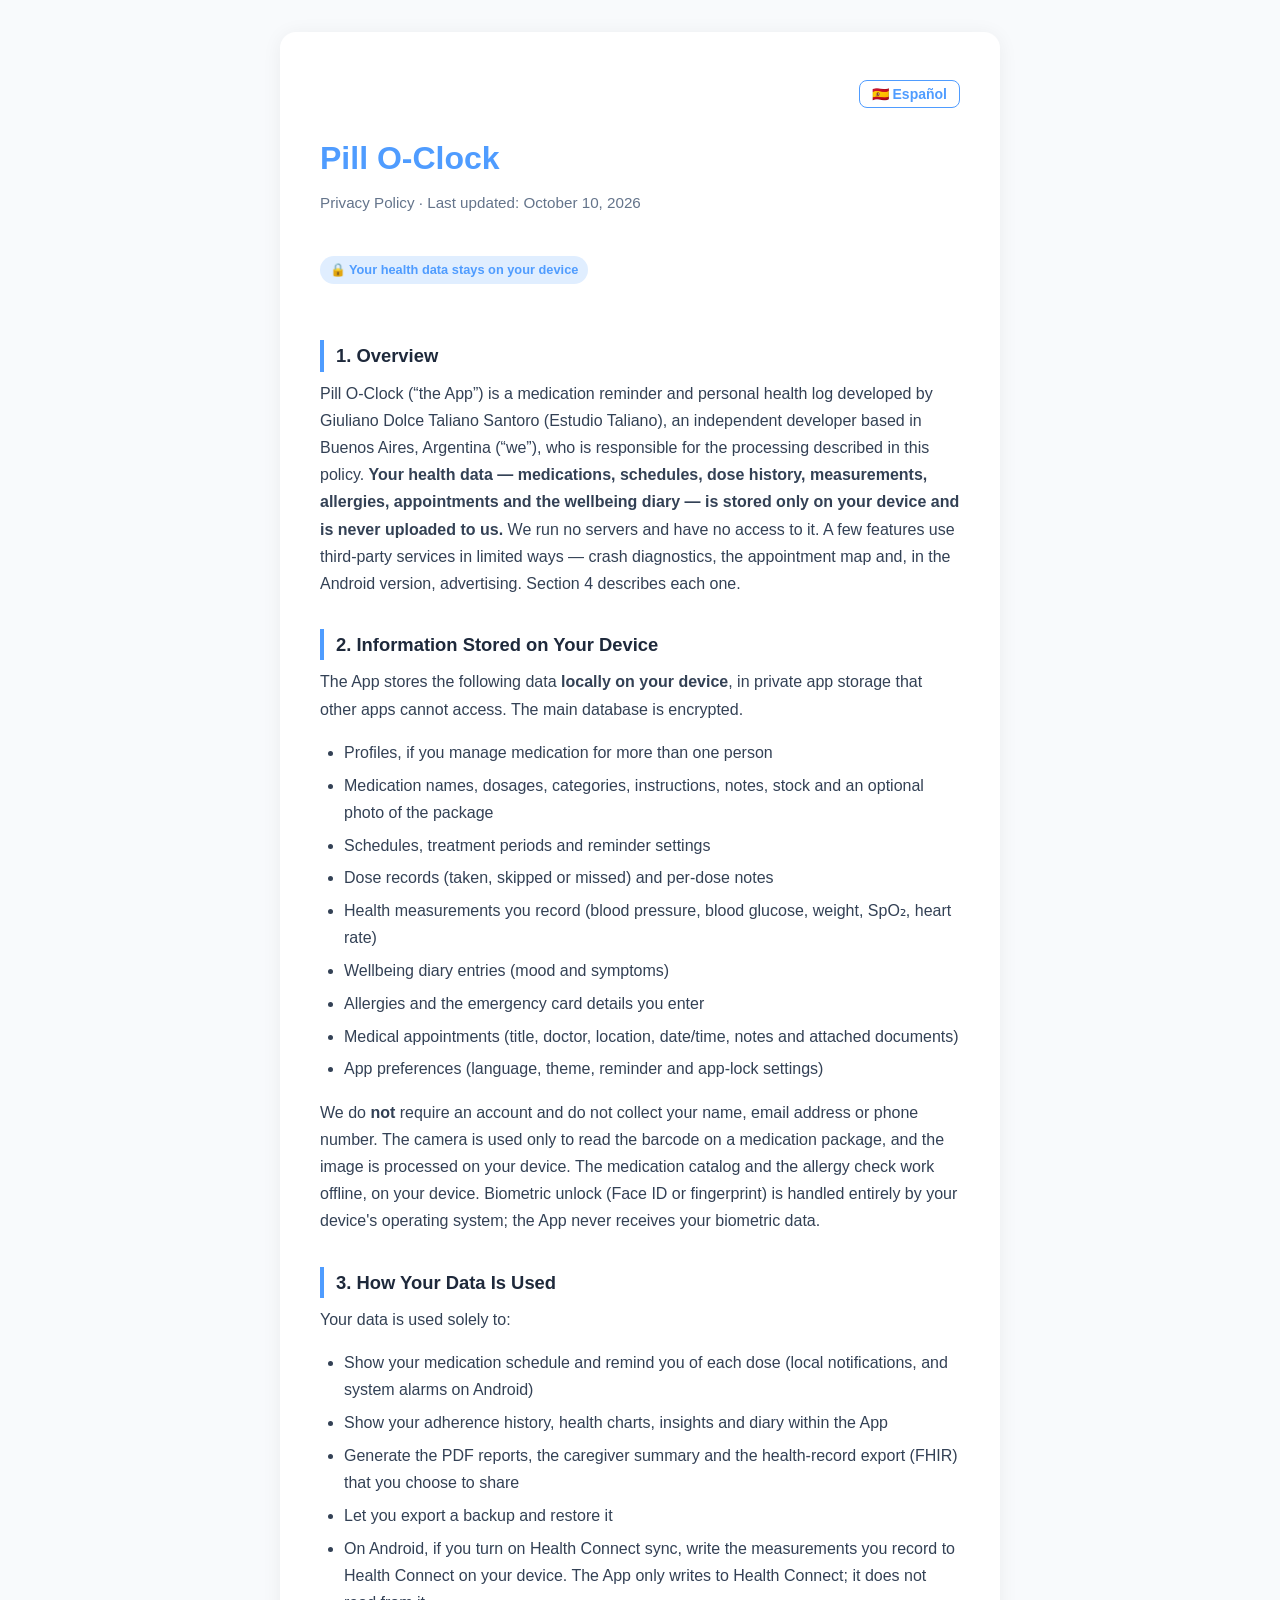
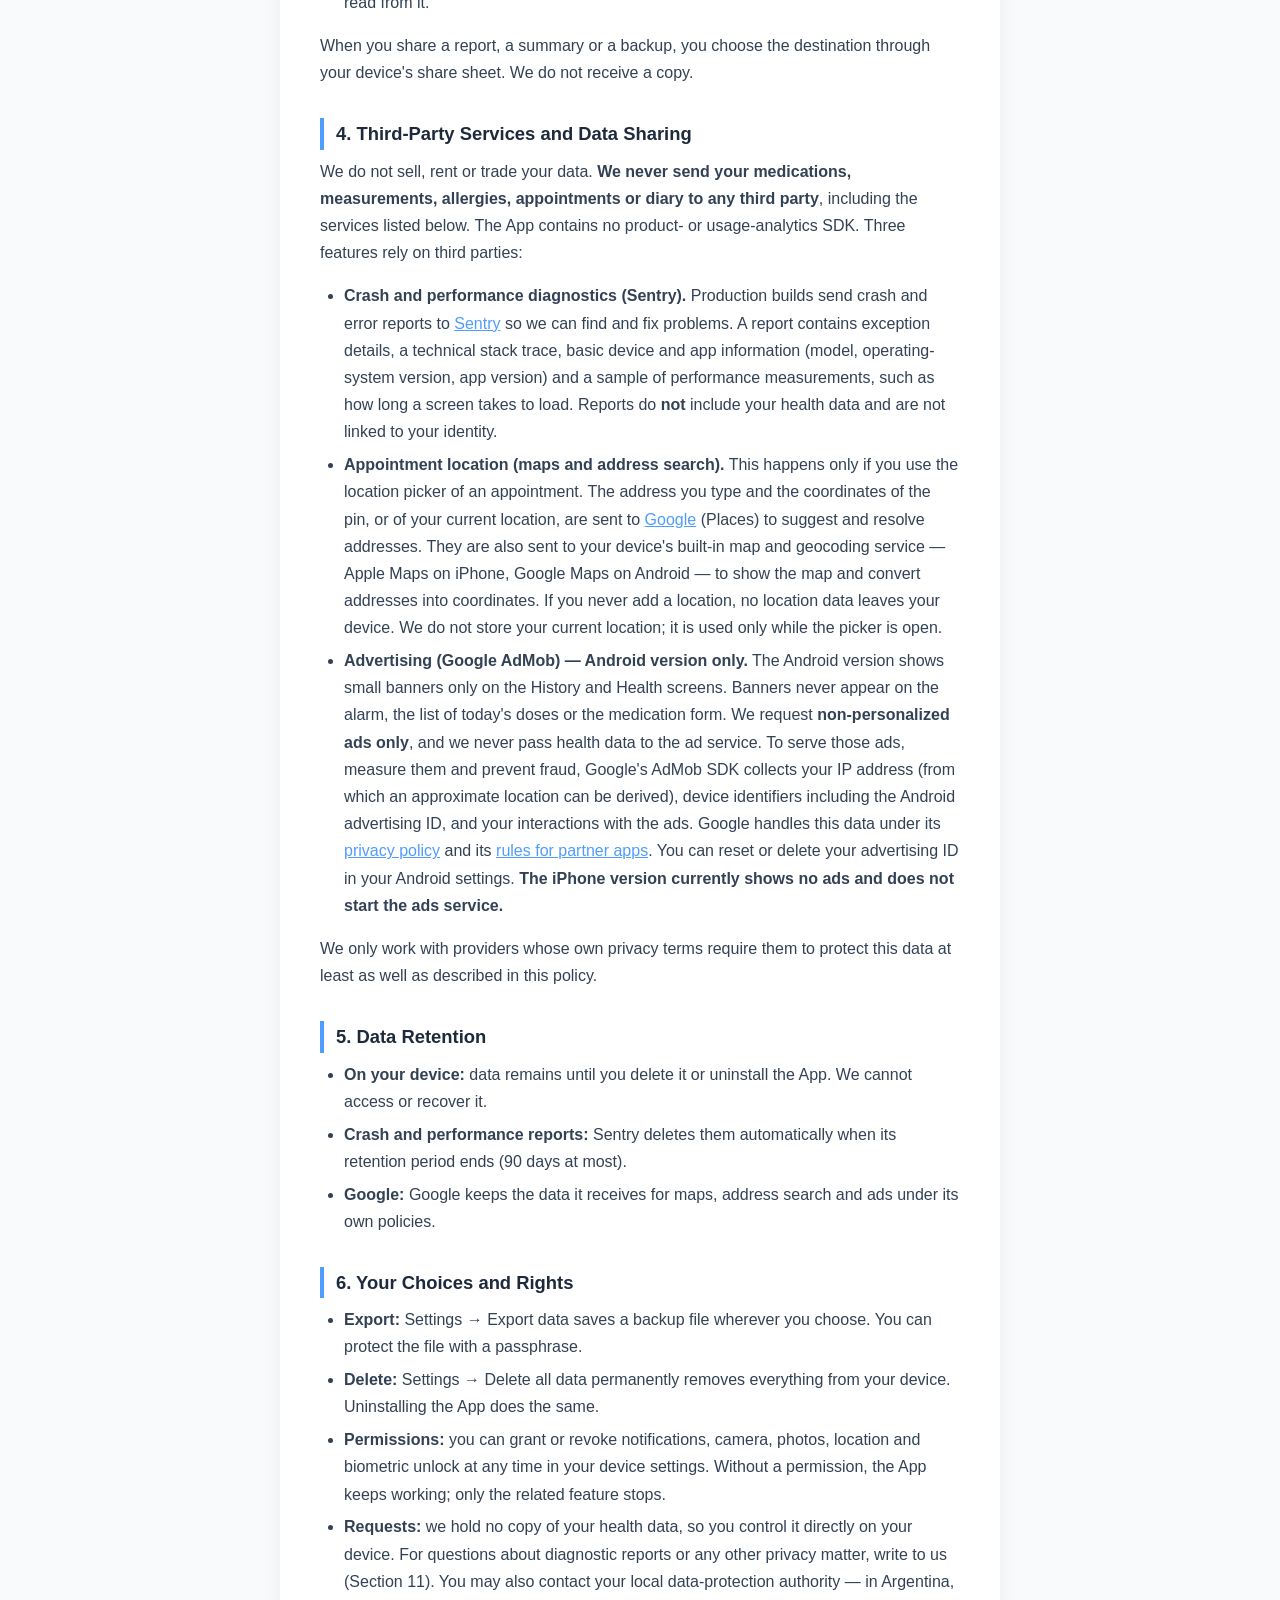
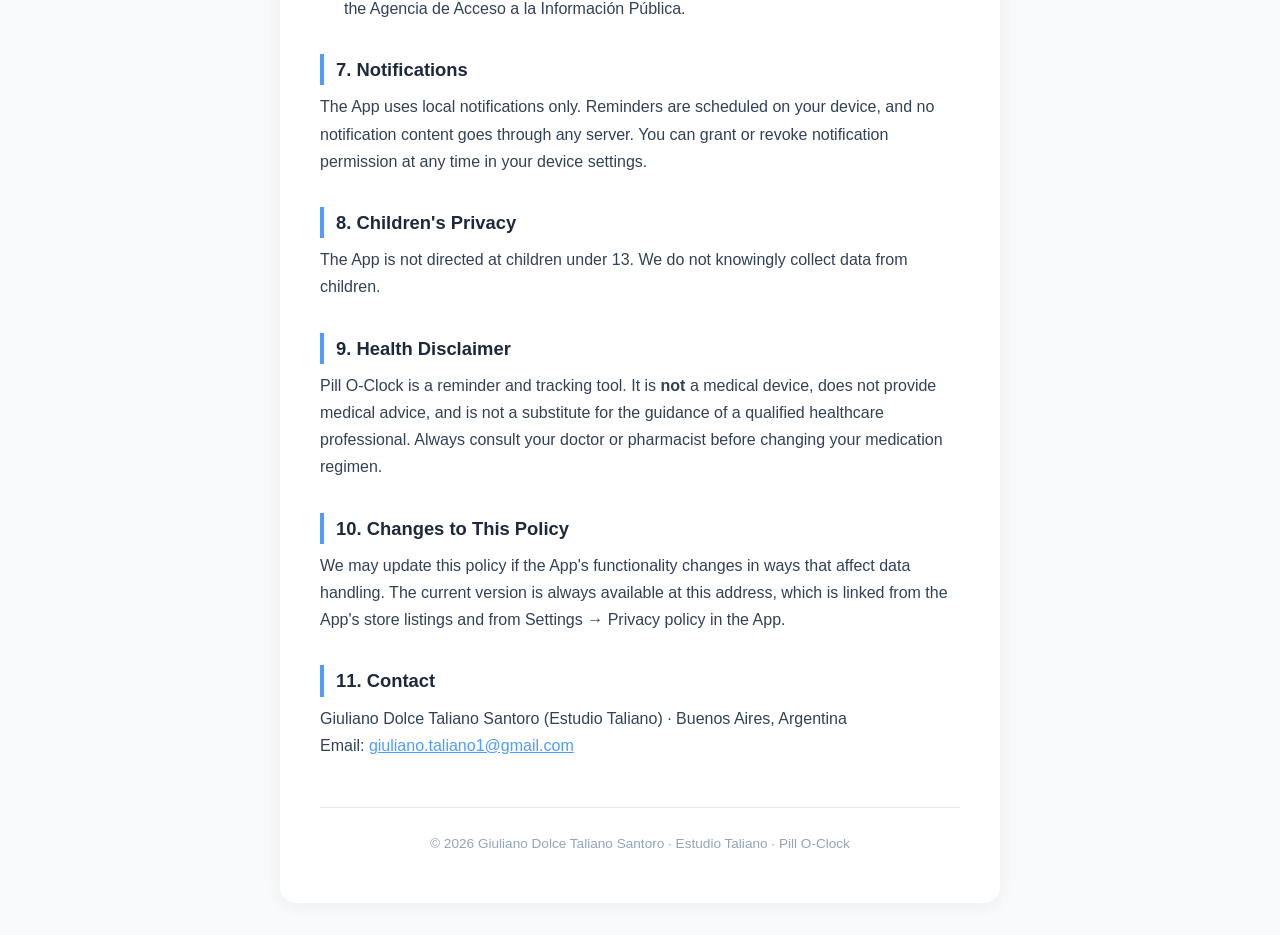
<file: pill-o-clock/privacy-policy.html>
<!DOCTYPE html>
<html lang="en">
<head>
  <meta charset="UTF-8" />
  <meta name="viewport" content="width=device-width, initial-scale=1.0" />
  <title>Pill O-Clock – Privacy Policy</title>
  <style>
    *, *::before, *::after { box-sizing: border-box; margin: 0; padding: 0; }
    body {
      font-family: -apple-system, BlinkMacSystemFont, "Segoe UI", Roboto, sans-serif;
      line-height: 1.7;
      color: #1e293b;
      background: #f8fafc;
      padding: 2rem 1rem;
    }
    .container { max-width: 720px; margin: 0 auto; background: #fff; border-radius: 16px; padding: 3rem 2.5rem; box-shadow: 0 2px 20px rgba(0,0,0,.06); }
    h1 { font-size: 2rem; color: #4f9cff; margin-bottom: .25rem; }
    .subtitle { color: #64748b; font-size: .95rem; margin-bottom: 2.5rem; }
    h2 { font-size: 1.15rem; font-weight: 700; color: #1e293b; margin: 2rem 0 .5rem; border-left: 4px solid #4f9cff; padding-left: .75rem; }
    p  { margin-bottom: 1rem; color: #334155; }
    ul { margin: .5rem 0 1rem 1.5rem; }
    li { margin-bottom: .35rem; color: #334155; }
    .badge { display: inline-block; background: #e0eeff; color: #4f9cff; font-weight: 700; font-size: .8rem; padding: .2rem .6rem; border-radius: 99px; margin-bottom: 1.5rem; }
    a  { color: #4f9cff; }
    footer { margin-top: 3rem; padding-top: 1.5rem; border-top: 1px solid #e2e8f0; color: #94a3b8; font-size: .85rem; text-align: center; }
    .lang-toggle { text-align: right; margin-bottom: 1.5rem; }
    .lang-toggle a { font-size: .875rem; font-weight: 600; color: #4f9cff; text-decoration: none; border: 1.5px solid #4f9cff; padding: .3rem .75rem; border-radius: 8px; }
    #es { display: none; }
  </style>
</head>
<body>
<div class="container">

  <div class="lang-toggle">
    <a href="#" onclick="toggleLang();return false;" id="lang-btn">🇪🇸 Español</a>
  </div>

  <!-- ─── ENGLISH ─────────────────────────────────────────────── -->
  <div id="en">
    <h1>Pill O-Clock</h1>
    <p class="subtitle">Privacy Policy · Last updated: October 10, 2026</p>
    <span class="badge">🔒 Your health data stays on your device</span>

    <h2>1. Overview</h2>
    <p>Pill O-Clock (“the App”) is a medication reminder and personal health log developed by Giuliano Dolce Taliano Santoro (Estudio Taliano), an independent developer based in Buenos Aires, Argentina (“we”), who is responsible for the processing described in this policy. <strong>Your health data — medications, schedules, dose history, measurements, allergies, appointments and the wellbeing diary — is stored only on your device and is never uploaded to us.</strong> We run no servers and have no access to it. A few features use third-party services in limited ways — crash diagnostics, the appointment map and, in the Android version, advertising. Section 4 describes each one.</p>

    <h2>2. Information Stored on Your Device</h2>
    <p>The App stores the following data <strong>locally on your device</strong>, in private app storage that other apps cannot access. The main database is encrypted.</p>
    <ul>
      <li>Profiles, if you manage medication for more than one person</li>
      <li>Medication names, dosages, categories, instructions, notes, stock and an optional photo of the package</li>
      <li>Schedules, treatment periods and reminder settings</li>
      <li>Dose records (taken, skipped or missed) and per-dose notes</li>
      <li>Health measurements you record (blood pressure, blood glucose, weight, SpO₂, heart rate)</li>
      <li>Wellbeing diary entries (mood and symptoms)</li>
      <li>Allergies and the emergency card details you enter</li>
      <li>Medical appointments (title, doctor, location, date/time, notes and attached documents)</li>
      <li>App preferences (language, theme, reminder and app-lock settings)</li>
    </ul>
    <p>We do <strong>not</strong> require an account and do not collect your name, email address or phone number. The camera is used only to read the barcode on a medication package, and the image is processed on your device. The medication catalog and the allergy check work offline, on your device. Biometric unlock (Face ID or fingerprint) is handled entirely by your device's operating system; the App never receives your biometric data.</p>

    <h2>3. How Your Data Is Used</h2>
    <p>Your data is used solely to:</p>
    <ul>
      <li>Show your medication schedule and remind you of each dose (local notifications, and system alarms on Android)</li>
      <li>Show your adherence history, health charts, insights and diary within the App</li>
      <li>Generate the PDF reports, the caregiver summary and the health-record export (FHIR) that you choose to share</li>
      <li>Let you export a backup and restore it</li>
      <li>On Android, if you turn on Health Connect sync, write the measurements you record to Health Connect on your device. The App only writes to Health Connect; it does not read from it.</li>
    </ul>
    <p>When you share a report, a summary or a backup, you choose the destination through your device's share sheet. We do not receive a copy.</p>

    <h2>4. Third-Party Services and Data Sharing</h2>
    <p>We do not sell, rent or trade your data. <strong>We never send your medications, measurements, allergies, appointments or diary to any third party</strong>, including the services listed below. The App contains no product- or usage-analytics SDK. Three features rely on third parties:</p>
    <ul>
      <li><strong>Crash and performance diagnostics (Sentry).</strong> Production builds send crash and error reports to <a href="https://sentry.io/privacy/">Sentry</a> so we can find and fix problems. A report contains exception details, a technical stack trace, basic device and app information (model, operating-system version, app version) and a sample of performance measurements, such as how long a screen takes to load. Reports do <strong>not</strong> include your health data and are not linked to your identity.</li>
      <li><strong>Appointment location (maps and address search).</strong> This happens only if you use the location picker of an appointment. The address you type and the coordinates of the pin, or of your current location, are sent to <a href="https://policies.google.com/privacy">Google</a> (Places) to suggest and resolve addresses. They are also sent to your device's built-in map and geocoding service — Apple Maps on iPhone, Google Maps on Android — to show the map and convert addresses into coordinates. If you never add a location, no location data leaves your device. We do not store your current location; it is used only while the picker is open.</li>
      <li><strong>Advertising (Google AdMob) — Android version only.</strong> The Android version shows small banners only on the History and Health screens. Banners never appear on the alarm, the list of today's doses or the medication form. We request <strong>non-personalized ads only</strong>, and we never pass health data to the ad service. To serve those ads, measure them and prevent fraud, Google's AdMob SDK collects your IP address (from which an approximate location can be derived), device identifiers including the Android advertising ID, and your interactions with the ads. Google handles this data under its <a href="https://policies.google.com/privacy">privacy policy</a> and its <a href="https://policies.google.com/technologies/partner-sites">rules for partner apps</a>. You can reset or delete your advertising ID in your Android settings. <strong>The iPhone version currently shows no ads and does not start the ads service.</strong></li>
    </ul>
    <p>We only work with providers whose own privacy terms require them to protect this data at least as well as described in this policy.</p>

    <h2>5. Data Retention</h2>
    <ul>
      <li><strong>On your device:</strong> data remains until you delete it or uninstall the App. We cannot access or recover it.</li>
      <li><strong>Crash and performance reports:</strong> Sentry deletes them automatically when its retention period ends (90 days at most).</li>
      <li><strong>Google:</strong> Google keeps the data it receives for maps, address search and ads under its own policies.</li>
    </ul>

    <h2>6. Your Choices and Rights</h2>
    <ul>
      <li><strong>Export:</strong> Settings → Export data saves a backup file wherever you choose. You can protect the file with a passphrase.</li>
      <li><strong>Delete:</strong> Settings → Delete all data permanently removes everything from your device. Uninstalling the App does the same.</li>
      <li><strong>Permissions:</strong> you can grant or revoke notifications, camera, photos, location and biometric unlock at any time in your device settings. Without a permission, the App keeps working; only the related feature stops.</li>
      <li><strong>Requests:</strong> we hold no copy of your health data, so you control it directly on your device. For questions about diagnostic reports or any other privacy matter, write to us (Section 11). You may also contact your local data-protection authority — in Argentina, the Agencia de Acceso a la Información Pública.</li>
    </ul>

    <h2>7. Notifications</h2>
    <p>The App uses local notifications only. Reminders are scheduled on your device, and no notification content goes through any server. You can grant or revoke notification permission at any time in your device settings.</p>

    <h2>8. Children's Privacy</h2>
    <p>The App is not directed at children under 13. We do not knowingly collect data from children.</p>

    <h2>9. Health Disclaimer</h2>
    <p>Pill O-Clock is a reminder and tracking tool. It is <strong>not</strong> a medical device, does not provide medical advice, and is not a substitute for the guidance of a qualified healthcare professional. Always consult your doctor or pharmacist before changing your medication regimen.</p>

    <h2>10. Changes to This Policy</h2>
    <p>We may update this policy if the App's functionality changes in ways that affect data handling. The current version is always available at this address, which is linked from the App's store listings and from Settings → Privacy policy in the App.</p>

    <h2>11. Contact</h2>
    <p>Giuliano Dolce Taliano Santoro (Estudio Taliano) · Buenos Aires, Argentina<br />Email: <a href="mailto:giuliano.taliano1@gmail.com">giuliano.taliano1@gmail.com</a></p>
  </div>

  <!-- ─── ESPAÑOL ─────────────────────────────────────────────── -->
  <div id="es">
    <h1>Pill O-Clock</h1>
    <p class="subtitle">Política de Privacidad · Última actualización: 10 de octubre de 2026</p>
    <span class="badge">🔒 Tus datos de salud quedan en tu dispositivo</span>

    <h2>1. Introducción</h2>
    <p>Pill O-Clock (“la App”) es una aplicación de recordatorio de medicamentos y registro personal de salud. La desarrolla Giuliano Dolce Taliano Santoro (Estudio Taliano), desarrollador independiente con domicilio en Buenos Aires, Argentina (“nosotros”), responsable del tratamiento descrito en esta política. <strong>Tus datos de salud — medicamentos, horarios, historial de tomas, mediciones, alergias, citas y diario — se guardan solo en tu dispositivo y nunca se nos envían.</strong> No tenemos servidores ni acceso a esos datos. Algunas funciones usan servicios de terceros de forma limitada: diagnósticos de errores, el mapa de citas y, en la versión de Android, publicidad. Cada uno se describe en la Sección 4.</p>

    <h2>2. Información guardada en tu dispositivo</h2>
    <p>La App guarda los siguientes datos <strong>localmente en tu dispositivo</strong>, en un almacenamiento privado al que otras aplicaciones no pueden acceder. La base de datos principal está cifrada.</p>
    <ul>
      <li>Perfiles, si administrás la medicación de más de una persona</li>
      <li>Nombres de medicamentos, dosis, categorías, instrucciones, notas, stock y una foto opcional del envase</li>
      <li>Horarios, períodos de tratamiento y configuración de recordatorios</li>
      <li>Registros de tomas (tomada, omitida o no tomada) y notas por dosis</li>
      <li>Mediciones de salud que registrás (presión arterial, glucemia, peso, SpO₂, frecuencia cardíaca)</li>
      <li>Entradas del diario de bienestar (ánimo y síntomas)</li>
      <li>Alergias y los datos de la tarjeta de emergencia que ingresás</li>
      <li>Citas médicas (título, médico, ubicación, fecha/hora, notas y documentos adjuntos)</li>
      <li>Preferencias de la app (idioma, tema, configuración de recordatorios y del bloqueo de la app)</li>
    </ul>
    <p><strong>No</strong> requerimos una cuenta y no recopilamos tu nombre, correo electrónico ni número de teléfono. La cámara se usa solo para leer el código de barras de un envase, y la imagen se procesa en tu dispositivo. El catálogo de medicamentos y el chequeo de alergias funcionan sin conexión, en tu dispositivo. El desbloqueo biométrico (Face ID o huella) lo maneja por completo el sistema operativo; la App nunca recibe tus datos biométricos.</p>

    <h2>3. Cómo usamos tu información</h2>
    <p>Tus datos se usan únicamente para:</p>
    <ul>
      <li>Mostrar tu calendario de medicamentos y recordarte cada dosis (notificaciones locales, y alarmas del sistema en Android)</li>
      <li>Mostrar tu historial de adherencia, gráficos de salud, observaciones y diario dentro de la App</li>
      <li>Generar los informes PDF, el resumen para cuidadores y la exportación de historia clínica (FHIR) que vos elijas compartir</li>
      <li>Permitirte exportar una copia de seguridad y restaurarla</li>
      <li>En Android, si activás la sincronización con Health Connect, escribir allí las mediciones que registrás, dentro de tu dispositivo. La App solo escribe en Health Connect; no lee datos de ahí.</li>
    </ul>
    <p>Cuando compartís un informe, un resumen o una copia de seguridad, elegís el destino con el menú para compartir de tu dispositivo. Nosotros no recibimos una copia.</p>

    <h2>4. Servicios de terceros y datos compartidos</h2>
    <p>No vendemos, alquilamos ni intercambiamos tus datos. <strong>Nunca enviamos tus medicamentos, mediciones, alergias, citas ni diario a terceros</strong>, incluidos los servicios que se listan abajo. La App no incluye ningún SDK de analíticas de uso. Tres funciones dependen de terceros:</p>
    <ul>
      <li><strong>Diagnósticos de errores y rendimiento (Sentry).</strong> Las versiones de producción envían reportes de fallas y errores a <a href="https://sentry.io/privacy/">Sentry</a> para que podamos detectar y corregir problemas. Un reporte contiene detalles de la excepción, un stack trace técnico, información básica del dispositivo y de la app (modelo, versión del sistema operativo, versión de la app) y una muestra de mediciones de rendimiento, como cuánto tarda en cargar una pantalla. Los reportes <strong>no</strong> incluyen tus datos de salud y no se vinculan con tu identidad.</li>
      <li><strong>Ubicación de citas (mapas y búsqueda de direcciones).</strong> Solo ocurre si usás el selector de ubicación de una cita. La dirección que escribís y las coordenadas del pin, o de tu ubicación actual, se envían a <a href="https://policies.google.com/privacy">Google</a> (Places) para sugerir y resolver direcciones. También se envían al servicio de mapas y geocodificación de tu dispositivo — Apple Maps en iPhone, Google Maps en Android — para mostrar el mapa y convertir direcciones en coordenadas. Si nunca agregás una ubicación, ningún dato de ubicación sale de tu dispositivo. No guardamos tu ubicación actual; se usa solo mientras el selector está abierto.</li>
      <li><strong>Publicidad (Google AdMob) — solo en la versión de Android.</strong> La versión de Android muestra banners chicos únicamente en las pantallas de Historial y Salud. Nunca aparecen en la alarma, en la lista de tomas del día ni en el formulario de medicamentos. Pedimos <strong>solo anuncios no personalizados</strong> y nunca le pasamos datos de salud al servicio de anuncios. Para mostrar esos anuncios, medirlos y prevenir fraudes, el SDK de AdMob de Google recopila tu dirección IP (de la que puede deducirse una ubicación aproximada), identificadores del dispositivo como el ID de publicidad de Android, y tus interacciones con los anuncios. Google trata esos datos según su <a href="https://policies.google.com/privacy">política de privacidad</a> y sus <a href="https://policies.google.com/technologies/partner-sites">reglas para apps asociadas</a>. Podés restablecer o borrar tu ID de publicidad desde los ajustes de Android. <strong>La versión para iPhone hoy no muestra anuncios ni inicia el servicio de publicidad.</strong></li>
    </ul>
    <p>Solo trabajamos con proveedores cuyas condiciones de privacidad los obligan a proteger estos datos al menos como se describe en esta política.</p>

    <h2>5. Conservación de los datos</h2>
    <ul>
      <li><strong>En tu dispositivo:</strong> los datos quedan hasta que los borres o desinstales la App. Nosotros no podemos acceder a ellos ni recuperarlos.</li>
      <li><strong>Reportes de errores y rendimiento:</strong> Sentry los borra automáticamente cuando vence su período de conservación (90 días como máximo).</li>
      <li><strong>Google:</strong> Google conserva los datos que recibe por los mapas, la búsqueda de direcciones y los anuncios según sus propias políticas.</li>
    </ul>

    <h2>6. Tus opciones y derechos</h2>
    <ul>
      <li><strong>Exportar:</strong> Ajustes → Exportar datos guarda una copia de seguridad donde elijas. Podés proteger el archivo con una frase de contraseña.</li>
      <li><strong>Eliminar:</strong> Ajustes → Borrar todos los datos elimina todo de tu dispositivo de forma permanente. Desinstalar la App tiene el mismo efecto.</li>
      <li><strong>Permisos:</strong> podés otorgar o revocar en cualquier momento, desde los ajustes del dispositivo, las notificaciones, la cámara, las fotos, la ubicación y el desbloqueo biométrico. Sin un permiso la App sigue funcionando; solo deja de andar la función correspondiente.</li>
      <li><strong>Consultas:</strong> no tenemos ninguna copia de tus datos de salud, así que los controlás directamente en tu dispositivo. Para consultas sobre los reportes de diagnóstico o cualquier otro tema de privacidad, escribinos (Sección 11). También podés recurrir a la autoridad de protección de datos de tu país; en Argentina, la Agencia de Acceso a la Información Pública.</li>
    </ul>

    <h2>7. Notificaciones</h2>
    <p>La App usa únicamente notificaciones locales. Los recordatorios se programan en tu dispositivo, y el contenido de las notificaciones no pasa por ningún servidor. Podés otorgar o revocar el permiso de notificaciones en cualquier momento desde los ajustes del dispositivo.</p>

    <h2>8. Privacidad de menores</h2>
    <p>La App no está destinada a menores de 13 años. No recopilamos datos de niños de forma intencional.</p>

    <h2>9. Descargo de responsabilidad médica</h2>
    <p>Pill O-Clock es una herramienta de recordatorio y seguimiento. <strong>No es</strong> un dispositivo médico, no brinda asesoramiento médico y no reemplaza la guía de un profesional de la salud calificado. Siempre consultá a tu médico o farmacéutico antes de realizar cambios en tu tratamiento.</p>

    <h2>10. Cambios en esta política</h2>
    <p>Podemos actualizar esta política si la funcionalidad de la App cambia de formas que afecten el manejo de datos. La versión vigente siempre está disponible en esta dirección, que se enlaza desde las fichas de la App en las tiendas y desde Ajustes → Política de privacidad dentro de la App.</p>

    <h2>11. Contacto</h2>
    <p>Giuliano Dolce Taliano Santoro (Estudio Taliano) · Buenos Aires, Argentina<br />Email: <a href="mailto:giuliano.taliano1@gmail.com">giuliano.taliano1@gmail.com</a></p>
  </div>

  <footer>© 2026 Giuliano Dolce Taliano Santoro · Estudio Taliano · Pill O-Clock</footer>
</div>

<script>
  function toggleLang() {
    const isEn = document.getElementById("en").style.display !== "none";
    document.getElementById("en").style.display = isEn ? "none" : "block";
    document.getElementById("es").style.display = isEn ? "block" : "none";
    document.getElementById("lang-btn").textContent = isEn ? "🇬🇧 English" : "🇪🇸 Español";
  }
</script>
</body>
</html>
</file>
<file: studio.css>
@font-face {
  font-family: Bricolage;
  src: url('fonts/bricolage-grotesque-latin.woff2') format('woff2');
  font-style: normal;
  font-weight: 500 800;
  font-display: swap;
}
@font-face {
  font-family: Archivo;
  src: url('fonts/archivo.woff2') format('woff2');
  font-style: normal;
  font-weight: 100 900;
  font-display: swap;
}
@font-face {
  font-family: Fraunces;
  src: url('fonts/fraunces-italic.woff2') format('woff2');
  font-style: italic;
  font-weight: 100 900;
  font-display: swap;
}

:root {
  --ice: #e7eef4;
  --ink: #14263d;
  --blue: #2f7de1;
  --pine: #10271c;
  --paper: #f8f5ee;
  --green: #1f7a4d;
  --gutter: clamp(24px, 4.5vw, 88px);
  --display: Bricolage, 'Arial', sans-serif;
  --sans: Archivo, 'Arial', sans-serif;
  --ease: cubic-bezier(.2, .75, .25, 1);
}

*, *::before, *::after { box-sizing: border-box; }
* { margin: 0; }
html { scroll-behavior: smooth; scroll-padding-top: 94px; -webkit-text-size-adjust: 100%; }
body { color: var(--ink); background: var(--ice); font-family: var(--sans); font-size: 16px; line-height: 1.6; -webkit-font-smoothing: antialiased; }
main { overflow: clip; }
::selection { background: #2f7de1; color: white; }
a { color: inherit; text-decoration: none; }
button { font: inherit; color: inherit; }
button, a { -webkit-tap-highlight-color: transparent; }
button { cursor: pointer; }
button:disabled { cursor: default; }
img, svg { display: block; }
img { max-width: 100%; height: auto; }
button, a { touch-action: manipulation; }
:focus-visible { outline: 3px solid currentColor; outline-offset: 6px; }
.page-pad { padding-inline: var(--gutter); }
.svg-library { position: absolute; width: 0; height: 0; overflow: hidden; }
.icon { width: 24px; height: 24px; fill: none; stroke: currentColor; stroke-width: 1.55; stroke-linecap: round; stroke-linejoin: round; flex: none; }
.skip-link { position: fixed; left: 20px; top: -100px; z-index: 200; background: var(--ink); color: white; padding: 12px 20px; border-radius: 4px; }
.skip-link:focus { top: 16px; }

/* The studio's quiet frame. The objects carry the four product identities. */
.site-header { position: fixed; z-index: 50; inset: 0 0 auto; display: grid; grid-template-columns: 1fr auto 1fr; align-items: center; gap: 28px; padding: 24px var(--gutter); background: var(--ice); transition: background .25s, box-shadow .25s; }
.has-js .site-header:not(.is-scrolled) { background: transparent; }
.site-header.is-scrolled { background: rgb(231 238 244 / 95%); box-shadow: 0 1px 0 rgb(20 38 61 / 10%); backdrop-filter: blur(12px); }
.brand { display: inline-flex; align-items: center; gap: 10px; justify-self: start; }
.studio-mark { width: 34px; height: 34px; fill: currentColor; }
.brand > span { font-family: var(--display); font-size: 20px; line-height: .83; letter-spacing: -.065em; font-weight: 600; }
.brand b { font-weight: 750; }
.main-nav { display: flex; align-items: center; gap: 32px; font-size: 13px; font-weight: 500; }
.main-nav a { position: relative; padding: 8px 0; }
.main-nav a::after { content: ''; position: absolute; bottom: 4px; left: 0; right: 0; height: 1px; background: currentColor; transform: scaleX(0); transform-origin: left; transition: transform .25s; }
.main-nav a:hover::after { transform: scaleX(1); }
.header-end { justify-self: end; display: flex; align-items: center; gap: 26px; }
.locality { display: flex; align-items: center; gap: 7px; font-size: 11px; white-space: nowrap; }
.locality i, .status-dot { display: inline-block; width: 6px; height: 6px; background: currentColor; border-radius: 50%; flex: none; }
.locality i { color: var(--green); }
.locality time { font-variant-numeric: tabular-nums; min-width: 31px; }
.language { visibility: hidden; background: transparent; border: 1px solid rgb(20 38 61 / 26%); border-radius: 50%; width: 36px; height: 36px; font-size: 11px; font-weight: 600; transition: background .2s, color .2s; }
.has-js .language { visibility: visible; }
.language:hover { color: var(--ice); background: var(--ink); }

/* A table of recognisable objects, rather than screenshots in uniform cards. */
.hero { min-height: 100svh; padding-top: 125px; padding-bottom: 27px; display: flex; flex-direction: column; overflow: clip; }
.hero-main { display: grid; grid-template-columns: 1fr 1fr; align-items: center; min-height: 610px; flex: 1; padding-bottom: 46px; }
.hero-copy { position: relative; z-index: 2; padding-top: 8px; }
.hero-intro { font-size: 13px; margin-bottom: 26px; display: flex; align-items: center; gap: 10px; }
.hero-intro::before { content: ''; display: block; height: 7px; width: 7px; border-radius: 50%; background: var(--blue); }
h1 { font-family: var(--display); font-weight: 650; font-size: clamp(86px, 9.2vw, 158px); line-height: .92; letter-spacing: -.055em; margin-left: -.045em; }
h1 > span { display: block; }
.hero-description { font-size: 15px; line-height: 1.65; max-width: 335px; margin-top: 29px; color: #445568; }
.text-link { display: inline-flex; align-items: center; gap: 24px; font-size: 13px; font-weight: 550; }
.hero-discover { margin-top: 22px; }
.text-link .icon { width: 18px; height: 18px; transition: transform .25s; }
.hero-discover:hover .icon { transform: translateY(4px); }
.hero-art { position: relative; height: min(44vw, 640px); min-height: 510px; isolation: isolate; --pointer-x: 0px; --pointer-y: 0px; }
.art-shadow { position: absolute; bottom: 9%; left: 15%; width: 78%; height: 13%; background: radial-gradient(ellipse, rgb(20 38 61 / 13%), transparent 67%); filter: blur(10px); transform: rotate(-7deg); pointer-events: none; }
.art-object { position: absolute; display: block; transform: translate3d(var(--pointer-x), var(--pointer-y), 0) rotate(var(--angle)); transition: transform .65s var(--ease); }
.art-object:focus-visible { outline-offset: 10px; }
.art-revelum { width: 54%; left: 5%; top: 7%; --angle: -10deg; z-index: 3; }
.hero-polaroid { position: relative; background: #fffefb; padding: 13px 13px 0; box-shadow: 1px 3px 3px rgb(20 38 61 / 7%), 10px 22px 26px -9px rgb(20 38 61 / 24%); }
.hero-polaroid > img { width: 100%; aspect-ratio: 1; object-fit: cover; }
.hero-polaroid figcaption { display: flex; align-items: center; justify-content: space-between; gap: 6px; padding: 17px 1px 20px; }
.hero-polaroid figcaption span { font-family: Fraunces, Georgia, serif; font-size: clamp(11px, 1.15vw, 19px); font-style: italic; line-height: 1.2; white-space: nowrap; }
.hero-polaroid figcaption .icon { width: 17px; height: 17px; }
.photo-tape { position: absolute; width: 34%; height: 29px; top: -12px; left: 36%; background: rgb(216 193 153 / 52%); backdrop-filter: blur(1px); transform: rotate(6deg); clip-path: polygon(2% 0, 98% 3%, 96% 22%, 100% 48%, 97% 73%, 99% 100%, 1% 97%, 3% 70%, 0 43%, 3% 21%); z-index: 2; }
.art-sharp { width: 48%; height: 47%; right: -1%; top: 11%; --angle: 12deg; z-index: 1; }
.little-board { width: 100%; height: 100%; position: relative; padding: 23px; color: #eaf3ec; background: var(--pine) url('img/studio/board-texture.webp') center / 500px; border: 1px solid #264335; border-radius: 10px; box-shadow: 5px 15px 22px -6px rgb(20 38 61 / 25%); overflow: hidden; }
.board-name { position: relative; z-index: 2; font-family: var(--display); font-size: clamp(16px, 1.55vw, 26px); font-weight: 650; letter-spacing: -.04em; }
.little-board > img { position: absolute; width: 83%; right: -1%; top: 11%; transform: rotate(-8deg); opacity: .9; }
.board-equation { position: absolute; bottom: 18px; left: 23px; color: #8ad0f5; font-family: Fraunces, Georgia, serif; font-size: 14px; font-style: italic; }
.art-pill { width: 67%; height: 27%; left: 8%; top: 57%; --angle: -34deg; z-index: 5; border-radius: 100px; }
.capsule { display: flex; position: relative; width: 100%; height: 100%; gap: 5px; border-radius: 1000px; filter: drop-shadow(4px 20px 12px rgb(20 38 61 / 22%)); }
.capsule-blue, .capsule-navy { display: block; position: relative; height: 100%; width: 50%; overflow: hidden; }
.capsule-blue { border-radius: 1000px 8px 8px 1000px; background: linear-gradient(180deg, #76b6fc 0%, #408feb 20%, #2f7de1 56%, #1c5bb5 100%); box-shadow: inset 0 2px 4px rgb(255 255 255 / 48%), inset 0 -6px 8px rgb(12 40 81 / 17%); }
.capsule-blue::after, .capsule-navy::after { content: ''; position: absolute; height: 16%; width: 63%; top: 12%; left: 23%; border-radius: 50%; background: rgb(255 255 255 / 28%); filter: blur(5px); }
.capsule-navy { border-radius: 8px 1000px 1000px 8px; background: linear-gradient(180deg, #3d5269 0%, #21364e 23%, #14243a 58%, #0b1729 100%); box-shadow: inset 0 2px 4px rgb(255 255 255 / 20%), inset 0 -6px 8px rgb(0 0 0 / 20%); }
.capsule-navy::after { left: 8%; background: rgb(255 255 255 / 12%); }
.capsule-clock { position: absolute; width: 53%; aspect-ratio: 1; border: 2px solid rgb(255 255 255 / 72%); border-radius: 50%; left: 26%; top: 22%; transform: rotate(34deg); }
.capsule-clock i, .capsule-clock b { position: absolute; width: 2px; background: #f2f8ff; border-radius: 4px; left: calc(50% - 1px); bottom: 50%; transform-origin: 50% 100%; }
.capsule-clock i { height: 34%; transform: rotate(0deg); }
.capsule-clock b { height: 24%; transform: rotate(105deg); }
.art-salda { width: 30%; right: 1%; top: 55%; --angle: 9deg; z-index: 4; filter: drop-shadow(5px 12px 12px rgb(20 38 61 / 15%)); }
.mini-receipt { position: relative; padding: 18px 18px 20px; color: #223c2d; background: #f9f8f2; font-family: 'Courier New', monospace; font-size: 9px; line-height: 1.75; clip-path: polygon(0 0, 100% 0, 100% 97%, 95% 100%, 90% 97%, 85% 100%, 80% 97%, 75% 100%, 70% 97%, 65% 100%, 60% 97%, 55% 100%, 50% 97%, 45% 100%, 40% 97%, 35% 100%, 30% 97%, 25% 100%, 20% 97%, 15% 100%, 10% 97%, 5% 100%, 0 97%); }
.mini-receipt > strong { font-family: var(--sans); font-weight: 800; font-size: clamp(23px, 2.7vw, 40px); letter-spacing: -.08em; line-height: 1; display: block; margin-bottom: 10px; }
.mini-receipt > strong > span { color: var(--green); margin-left: 3px; font-size: .7em; }
.mini-rule { display: block; border-bottom: 1px dashed #9da99c; margin: 8px 0; }
.mini-line { display: flex; justify-content: space-between; }
.mini-total { display: block; font-size: 29px; line-height: 1.2; margin: 8px 0; }
.mini-stamp { position: absolute; bottom: 48px; right: 12px; color: var(--green); border: 2px solid currentColor; padding: 1px 7px; font-size: 13px; font-weight: 700; transform: rotate(-14deg); background: #f9f8f2; }
.barcode { display: block; height: 20px; width: 80%; margin: 17px auto 0; background: repeating-linear-gradient(90deg, currentColor 0 1px, transparent 1px 3px, currentColor 3px 5px, transparent 5px 6px, currentColor 6px 7px, transparent 7px 10px, currentColor 10px 13px, transparent 13px 16px, currentColor 16px 18px, transparent 18px 20px); opacity: .65; }
.art-caption { position: absolute; bottom: -1%; left: 7%; right: 0; text-align: center; font-size: 11px; color: #526376; }
.hero-art[data-active-world='pill'] .art-pill,
.hero-art[data-active-world='revelum'] .art-revelum,
.hero-art[data-active-world='sharp'] .art-sharp,
.hero-art[data-active-world='salda'] .art-salda { z-index: 10; transform: translate3d(var(--pointer-x), calc(var(--pointer-y) - 18px), 0) rotate(calc(var(--angle) * .6)) scale(1.045); }
.worlds { display: grid; grid-template-columns: repeat(4, 1fr); border-top: 1px solid rgb(20 38 61 / 20%); }
.world-link { display: flex; align-items: center; gap: 15px; padding: 24px 22px 15px; position: relative; }
.world-link:first-child { padding-left: 0; }
.world-link:last-child { padding-right: 0; }
.world-link + .world-link::before { position: absolute; content: ''; left: 0; width: 1px; height: 34px; background: rgb(20 38 61 / 14%); }
.world-link > .icon:first-child { width: 25px; height: 25px; }
.world-link > span { font-family: var(--display); font-size: 20px; font-weight: 600; letter-spacing: -.04em; line-height: 1.25; }
.world-link small { display: block; font-family: var(--sans); font-size: 11px; font-weight: 400; color: #586777; letter-spacing: 0; margin-top: 5px; }
.world-arrow { margin-left: auto; width: 17px; height: 17px; transition: transform .25s; }
.world-link:hover .world-arrow { transform: translate(3px, -3px); }
.world-link[data-world='pill']:hover { color: #235eb3; }
.world-link[data-world='revelum']:hover { color: #8d4b00; }
.world-link[data-world='sharp']:hover, .world-link[data-world='salda']:hover { color: var(--green); }

/* Four scenes, each made from its product's own visual language. */
.work-intro { background: #f8fafb; display: grid; grid-template-columns: 1fr 1.7fr .8fr; align-items: center; column-gap: 48px; padding-block: 84px; }
.section-note { display: flex; gap: 14px; align-items: center; font-size: 12px; }
.four-dots { display: grid; grid-template-columns: 4px 4px; gap: 3px; flex: none; }
.four-dots i { width: 4px; height: 4px; border-radius: 50%; background: currentColor; }
.work-intro > p:nth-child(2) { font-family: var(--display); font-size: clamp(25px, 2.6vw, 42px); font-weight: 550; letter-spacing: -.045em; line-height: 1.2; max-width: 24ch; }
.work-intro-side { font-size: 11px; line-height: 1.7; max-width: 21ch; justify-self: end; color: #526376; }
.project { --accent: #2459c4; position: relative; padding-top: 38px; padding-bottom: 48px; }
.project-heading { display: flex; justify-content: space-between; align-items: center; gap: 16px; padding-bottom: 22px; border-bottom: 1px solid rgb(20 38 61 / 18%); }
.product-name { display: inline-flex; gap: 10px; align-items: center; font-family: var(--display); font-size: 21px; font-weight: 650; letter-spacing: -.035em; }
.product-name .icon { width: 23px; height: 23px; }
.product-type { font-size: 11px; }
.project-layout { display: grid; grid-template-columns: 1fr 1fr; gap: 4vw; align-items: center; padding-top: 28px; }
.project-copy { padding-block: 48px; position: relative; z-index: 2; }
.project h2 { font-family: var(--display); font-weight: 600; font-size: clamp(48px, 5.2vw, 86px); line-height: 1.02; letter-spacing: -.045em; max-width: 12ch; }
.project-copy > p { font-size: 15px; line-height: 1.8; max-width: 37ch; margin-top: 28px; color: #445568; }
.project-link { display: inline-flex; align-items: center; justify-content: space-between; gap: 32px; border-bottom: 1px solid currentColor; color: var(--accent); padding: 12px 0; margin-top: 23px; font-size: 13px; font-weight: 550; }
.project-link .icon { width: 18px; height: 18px; transition: transform .25s; }
.project-link:hover .icon { transform: translate(3px, -3px); }
.project-footnote { display: flex; align-items: baseline; gap: 8px; margin-top: 49px; max-width: 40ch; font-size: 10px; line-height: 1.7; color: #566778; }
.project-footnote .status-dot { align-self: center; width: 5px; height: 5px; background: var(--accent); }
.product-scene { position: relative; height: 650px; min-width: 0; }
.scene-interaction { position: absolute; bottom: 0; left: 0; right: 0; display: none; flex-direction: column; align-items: center; gap: 10px; z-index: 10; padding: 12px 8px 0; }
.has-js .scene-interaction { display: flex; }
.scene-interaction > p { font-size: 11px; text-align: center; min-height: 18px; }
.demo-button { display: inline-flex; justify-content: center; align-items: center; gap: 22px; border: 1px solid currentColor; border-radius: 30px; padding: 12px 18px; background: transparent; font-size: 12px; line-height: 1.3; min-height: 44px; transition: color .2s, background .2s, transform .2s; }
.demo-button .icon { width: 16px; height: 16px; }
.demo-button:hover { color: var(--surface, var(--ice)); background: var(--scene-ink, var(--ink)); border-color: var(--scene-ink, var(--ink)); }
.demo-button:active { transform: scale(.97); }
.project-pill { background: #dce9f6; --surface: #dce9f6; }
.pill-scene { perspective: 1000px; }
.phone { position: absolute; z-index: 2; width: 222px; left: 36%; top: 23px; border: 6px solid #13263e; border-radius: 32px; overflow: hidden; background: #f4f7fc; transform: rotate(8deg); box-shadow: 6px 9px 0 #567086, 14px 25px 37px -12px rgb(20 38 61 / 32%); transition: transform .55s var(--ease), box-shadow .55s; }
.phone > img { width: 100%; }
.phone-speaker { position: absolute; z-index: 3; top: 7px; left: calc(50% - 30px); width: 60px; height: 13px; background: #13263e; border-radius: 20px; }
.phone-alarm { position: absolute; inset: 0; background: #e7f0ff; display: flex; align-items: center; justify-content: center; flex-direction: column; padding: 20px; gap: 21px; opacity: 0; visibility: hidden; transition: opacity .35s, visibility .35s; }
.phone-alarm > img { width: 64px; height: 64px; }
.phone-alarm > span:nth-child(2) { font-family: var(--display); font-size: 57px; letter-spacing: -.06em; line-height: 1; font-variant-numeric: tabular-nums; }
.phone-alarm > strong { font-size: 14px; font-weight: 500; text-align: center; }
.alarm-check { display: grid; place-items: center; width: 52px; height: 52px; background: #2459c4; color: white; border-radius: 50%; margin-top: 28px; }
.scene-capsule { position: absolute; z-index: 3; width: 260px; height: 116px; left: 1%; top: 334px; transform: rotate(-34deg); }
.scene-capsule .capsule { filter: drop-shadow(4px 20px 12px rgb(20 38 61 / 18%)); }
.clock-orbit { position: absolute; width: 440px; height: 440px; right: -10px; top: 24px; border-radius: 50%; border: 1px solid rgb(36 89 196 / 20%); color: rgb(36 89 196 / 50%); font-family: var(--display); }
.clock-orbit::before { content: ''; position: absolute; inset: 20px; border: 1px dashed rgb(36 89 196 / 20%); border-radius: 50%; }
.clock-orbit > span { position: absolute; font-size: 12px; background: #dce9f6; padding: 4px; line-height: 1; }
.clock-orbit > span:nth-child(1) { top: -10px; left: calc(50% - 10px); }
.clock-orbit > span:nth-child(2) { right: -8px; top: calc(50% - 10px); }
.clock-orbit > span:nth-child(3) { bottom: -10px; left: calc(50% - 7px); }
.clock-orbit > span:nth-child(4) { left: -8px; top: calc(50% - 10px); }
.orbit-hand { position: absolute; height: 29%; width: 1px; background: rgb(36 89 196 / 30%); left: 50%; bottom: 50%; transform: rotate(65deg); transform-origin: bottom; transition: transform .9s var(--ease); }
.is-ringing .phone { transform: rotate(-3deg) translateY(-4px); box-shadow: 4px 7px 0 #567086, 12px 23px 33px -12px rgb(20 38 61 / 34%); }
.is-ringing .phone-alarm { opacity: 1; visibility: visible; }
.is-ringing .orbit-hand { transform: rotate(240deg); }
.project-revelum { --accent: #8d4b00; --surface: #f8f5ee; background: var(--paper); color: #332c24; }
.project-revelum .project-copy > p { color: #6a5c4e; }
.project-revelum .project-footnote { color: #776b5e; }
.reversed .project-copy { grid-column: 2; grid-row: 1; padding-left: 9%; }
.reversed .product-scene { grid-column: 1; grid-row: 1; }
.revelum-scene { --scene-ink: #5e4229; }
.photo-back, .developing-photo { position: absolute; background: #fffefa; padding: 12px 12px 0; box-shadow: 3px 6px 6px rgb(83 57 25 / 7%), 7px 18px 30px -13px rgb(83 57 25 / 22%); }
.photo-back { width: 43%; top: 100px; }
.photo-back img { width: 100%; aspect-ratio: 1; object-fit: cover; }
.photo-back span { display: block; padding: 15px 0 19px; text-align: center; font-family: Fraunces, Georgia, serif; font-style: italic; font-size: 11px; }
.photo-back-left { left: -2%; transform: rotate(-17deg); }
.photo-back-right { right: -2%; top: 34px; transform: rotate(14deg); }
.developing-photo { width: 57%; max-width: 350px; left: 20%; top: 95px; transform: rotate(-5deg); z-index: 2; transition: transform 1s var(--ease); }
.developing-image { background: #392f2b; overflow: hidden; }
.developing-image > img { width: 100%; aspect-ratio: 1; object-fit: cover; transition: filter 1.8s ease, opacity 1.8s ease; }
.has-js .developing-image > img { filter: grayscale(1) sepia(.4) brightness(.36) contrast(.75); opacity: .75; }
.developing-photo figcaption { padding: 22px 0 27px; font-family: Fraunces, Georgia, serif; font-style: italic; display: flex; flex-direction: column; gap: 7px; }
.developing-photo figcaption > span:first-child { font-size: clamp(16px, 1.5vw, 23px); }
.photo-date { color: #887768; font-size: 10px; font-family: var(--sans); font-style: normal; }
.has-js .is-developed .developing-image > img { filter: none; opacity: 1; }
.has-js .is-resetting .developing-image > img { transition: none; }
.is-developed .developing-photo { transform: rotate(1deg) translateY(-8px); }
.project-sharp { --accent: #8ad0f5; --surface: #10271c; --scene-ink: #eaf3ec; background: var(--pine) url('img/studio/board-texture.webp') center / 800px; color: #eaf3ec; }
.project-sharp .project-heading { border-color: rgb(234 243 236 / 23%); }
.project-sharp .project-copy > p { color: #b9cdbf; }
.project-sharp .project-footnote { color: #a9c2b0; }
.project-sharp .product-type { color: #b9cdbf; }
.tactics-board { position: absolute; inset: 40px -15px 140px; transform: rotate(-5deg); }
.pitch { width: 100%; height: 100%; overflow: visible; filter: url('#chalk'); }
.pitch-lines { stroke: #b9cdbf; stroke-width: 1.3; opacity: .42; }
.tactics-marks { stroke: #eaf3ec; stroke-width: 2.5; }
.opponents { stroke: #e0ac4a; }
.tactic-paths { stroke: #8ad0f5; stroke-width: 2.8; stroke-linecap: round; }
.tactic-paths > path { stroke-dasharray: 240; stroke-dashoffset: 0; }
.chalk-notes { font-family: Fraunces, Georgia, serif; font-style: italic; fill: #b9cdbf; font-size: 15px; }
.chalk-stat { position: absolute; bottom: 135px; left: 15%; display: flex; flex-direction: column; font-family: var(--display); font-size: 22px; letter-spacing: -.04em; line-height: 1.25; transform: rotate(-5deg); }
.chalk-stat > span { font-weight: 500; color: #b9cdbf; }
.chalk-stat > strong { color: #8ad0f5; font-weight: 600; }
.chalk-ball { position: absolute; width: 70px; right: 13%; bottom: 116px; opacity: .85; transform: rotate(18deg); }
.sharp-scene .scene-interaction { color: #b9cdbf; }
.sharp-scene .demo-button { color: #8ad0f5; }
.sharp-scene .demo-button:hover { color: var(--pine); background: #8ad0f5; border-color: #8ad0f5; }
.is-playing .tactic-paths > path { animation: draw-play .65s ease both; }
.is-playing .tactic-paths > path:nth-child(2) { animation-delay: .35s; }
.is-playing .tactic-paths > path:nth-child(3) { animation-delay: .7s; }
.is-playing .tactic-paths > path:nth-child(4) { animation-delay: 1.05s; }
@keyframes draw-play { from { stroke-dashoffset: 240; opacity: 0; } to { stroke-dashoffset: 0; opacity: 1; } }
.project-salda { --accent: #1f7a4d; --surface: #e5eee6; --scene-ink: #19442c; color: #1b3527; background: #e5eee6; }
.project-salda .project-copy > p { color: #4f6557; }
.project-salda .project-footnote { color: #536859; }
.project-salda h2 { font-size: clamp(44px, 4.9vw, 78px); }
.project-salda .salda-star { color: var(--green); margin-left: -5px; }
.coming-soon { display: inline-flex; align-items: center; gap: 10px; font-size: 13px; color: var(--green); margin-top: 33px; padding: 9px 14px; border: 1px solid #a6c1ad; border-radius: 30px; }
.salda-scene { height: 680px; }
.asado-doodle { position: absolute; width: 115%; max-width: none; left: -8%; top: 210px; opacity: .55; }
.receipt-wrap { position: absolute; z-index: 2; width: 315px; left: calc(50% - 157px); top: 21px; transform: rotate(-6deg); filter: drop-shadow(6px 15px 12px rgb(26 55 34 / 16%)); transition: transform .7s var(--ease); }
.receipt { background: #fcfbf4; padding: 26px 25px 34px; color: #23392b; clip-path: polygon(0 0, 100% 0, 100% 98%, 98% 100%, 96% 98%, 94% 100%, 92% 98%, 90% 100%, 88% 98%, 86% 100%, 84% 98%, 82% 100%, 80% 98%, 78% 100%, 76% 98%, 74% 100%, 72% 98%, 70% 100%, 68% 98%, 66% 100%, 64% 98%, 62% 100%, 60% 98%, 58% 100%, 56% 98%, 54% 100%, 52% 98%, 50% 100%, 48% 98%, 46% 100%, 44% 98%, 42% 100%, 40% 98%, 38% 100%, 36% 98%, 34% 100%, 32% 98%, 30% 100%, 28% 98%, 26% 100%, 24% 98%, 22% 100%, 20% 98%, 18% 100%, 16% 98%, 14% 100%, 12% 98%, 10% 100%, 8% 98%, 6% 100%, 4% 98%, 2% 100%, 0 98%); }
.receipt-brand { font-family: var(--sans); font-size: 58px; line-height: 1; font-weight: 800; letter-spacing: -.09em; text-align: center; }
.receipt-brand > span { color: var(--green); display: inline-block; font-size: 45px; vertical-align: 4px; margin-left: 2px; }
.receipt-sub { text-align: center; font-family: 'Courier New', monospace; font-size: 9px; margin-top: 9px; }
.receipt-divider { border-top: 1px dashed #9ba693; margin: 19px 0; }
.receipt-event { display: flex; flex-direction: column; gap: 6px; text-align: center; }
.receipt-event strong { font-size: 14px; font-weight: 650; }
.receipt-event > span { font-family: 'Courier New', monospace; font-size: 9px; }
.receipt-items { margin-top: 25px; font-family: 'Courier New', monospace; font-size: 11px; }
.receipt-items > div { display: flex; align-items: baseline; gap: 6px; margin-top: 10px; }
.receipt-items dt { flex: 1; display: flex; gap: 6px; }
.receipt-items dt::after { content: ''; flex: 1; border-bottom: 1px dotted #a3aa9c; margin-bottom: 4px; }
.receipt-items dd { font-variant-numeric: tabular-nums; }
.receipt-share { display: flex; justify-content: space-between; gap: 12px; font-size: 12px; }
.receipt-balance { display: flex; justify-content: space-between; align-items: baseline; gap: 10px; margin-top: 20px; padding-top: 15px; border-top: 3px double #97a18e; }
.receipt-balance > span { font-size: 11px; }
.receipt-balance > strong { font-family: var(--display); font-size: 31px; letter-spacing: -.06em; font-weight: 650; font-variant-numeric: tabular-nums; }
.receipt .barcode { width: 68%; height: 24px; margin-top: 24px; }
.receipt-bottom { font-family: 'Courier New', monospace; font-size: 8px; text-align: center; margin-top: 10px; }
.receipt-stamp { position: absolute; top: 61%; left: calc(50% - 118px); width: 236px; text-align: center; font-family: var(--sans); font-size: 33px; font-weight: 800; letter-spacing: -.025em; line-height: 1.25; padding: 8px 12px; color: var(--green); background: rgb(252 251 244 / 94%); border: 4px double currentColor; border-radius: 4px; transform: rotate(-12deg) scale(1.4); opacity: 0; visibility: hidden; transition: transform .4s var(--ease), opacity .25s, visibility .25s; }
.is-settled .receipt-stamp { opacity: 1; visibility: visible; transform: rotate(-12deg) scale(1); }
.is-settled .receipt-wrap { transform: rotate(-2deg) translateY(-6px); }
.is-settled .receipt-balance strong { color: var(--green); }

/* A human close. */
.studio-section { display: grid; grid-template-columns: 1fr 1fr; gap: 8vw; background: #f8fafb; padding-block: 110px 120px; }
.studio-about h2 { font-family: var(--display); font-size: clamp(36px, 4vw, 65px); line-height: 1.08; font-weight: 550; letter-spacing: -.055em; max-width: 15ch; margin-top: 35px; }
.studio-story { padding-top: 52px; max-width: 47ch; }
.studio-story p { font-size: 15px; line-height: 1.8; color: #4c5b69; }
.studio-story p + p { margin-top: 23px; }
.studio-story .text-link { margin-top: 28px; border-bottom: 1px solid currentColor; padding-bottom: 5px; }
.studio-story .text-link:hover .icon { transform: translate(3px, -3px); }
.site-footer { background: #14263d; color: #e7eef4; padding-top: 72px; padding-bottom: 27px; }
.footer-top > p { font-size: 13px; color: #b1bfce; }
.footer-contact { display: flex; align-items: center; justify-content: space-between; gap: 28px; width: 100%; font-family: var(--display); font-size: clamp(64px, 12.5vw, 205px); font-weight: 600; letter-spacing: -.055em; line-height: 1.2; margin: 14px 0 9px -.04em; }
.footer-contact > .icon { width: clamp(48px, 8vw, 124px); height: clamp(48px, 8vw, 124px); stroke-width: .9; transition: transform .45s var(--ease); }
.footer-contact:hover > .icon { transform: translate(8px, -8px); }
.footer-email { display: inline-block; font-size: 15px; color: #ccd7e3; border-bottom: 1px solid #708195; padding-bottom: 4px; }
.footer-bottom { margin-top: 72px; padding-top: 24px; border-top: 1px solid #47586a; display: flex; justify-content: space-between; gap: 20px; align-items: center; font-size: 11px; color: #cad6e2; }
.back-top { display: flex; gap: 12px; align-items: center; }
.back-top .icon { width: 14px; height: 14px; transform: rotate(-45deg); }
.footer-fine { margin-top: 34px; display: flex; justify-content: space-between; gap: 20px; font-size: 9px; color: #aabacc; }
.footer-fine a { text-decoration: underline; text-underline-offset: 2px; }

@media (prefers-reduced-motion: no-preference) {
  .is-ready .art-object { animation: place-object .95s var(--ease) backwards; }
  .is-ready .art-sharp { animation-delay: .08s; }
  .is-ready .art-salda { animation-delay: .16s; }
  .is-ready .art-pill { animation-delay: .24s; }
  @keyframes place-object { from { opacity: 0; transform: translate3d(0, 35px, 0) rotate(calc(var(--angle) - 7deg)); } to { opacity: 1; transform: translate3d(0, 0, 0) rotate(var(--angle)); } }
}

@media (min-width: 1750px) {
  :root { --gutter: max(88px, calc((100vw - 1580px) / 2)); }
  .hero-main { max-height: 850px; }
}
@media (max-width: 1100px) {
  .site-header { gap: 20px; }
  .locality { display: none; }
  .main-nav { gap: 24px; }
  .hero { padding-top: 120px; }
  .hero-main { min-height: 550px; }
  h1 { font-size: 9.6vw; }
  .hero-art { min-height: 440px; }
  .art-caption { display: none; }
  .art-revelum { left: 1%; }
  .art-sharp { right: -3%; }
  .art-salda { right: -4%; }
  .mini-receipt { padding: 14px 12px 18px; }
  .mini-stamp { font-size: 10px; bottom: 43px; right: 6px; }
  .mini-total { font-size: 25px; }
  .world-link { padding-inline: 15px; gap: 10px; }
  .world-link > span { font-size: 18px; }
  .world-link small { font-size: 10px; }
  .world-link > .icon:first-child { width: 22px; height: 22px; }
  .work-intro { grid-template-columns: 1fr 1.8fr; gap: 30px; padding-block: 65px; }
  .work-intro-side { display: none; }
  .product-scene { height: 610px; }
  .phone { width: 200px; left: 33%; top: 35px; }
  .clock-orbit { width: 340px; height: 340px; top: 70px; right: -5px; }
  .scene-capsule { width: 220px; height: 98px; left: -3%; top: 340px; }
  .project-layout { gap: 3vw; }
  .project h2 { font-size: clamp(43px, 5.6vw, 62px); }
  .project-salda h2 { font-size: clamp(40px, 5vw, 57px); }
  .project-copy > p { font-size: 14px; }
  .reversed .project-copy { padding-left: 5%; }
  .developing-photo { top: 145px; width: 66%; left: 17%; }
  .photo-back { top: 110px; }
  .photo-back-right { top: 90px; }
  .tactics-board { inset: 45px -15px 145px; }
  .chalk-stat { left: 6%; bottom: 150px; font-size: 20px; }
  .chalk-ball { width: 50px; right: 5%; bottom: 145px; }
  .salda-scene { height: 660px; }
  .receipt-wrap { width: 290px; left: calc(50% - 145px); }
  .receipt { padding: 24px 22px 32px; }
}
@media (max-width: 760px) {
  :root { --gutter: 24px; }
  html { scroll-padding-top: 80px; }
  .site-header { grid-template-columns: 1fr auto auto; padding-block: 21px; gap: 20px; }
  .brand > span { font-size: 18px; }
  .studio-mark { width: 30px; height: 30px; }
  .main-nav { gap: 20px; font-size: 11px; }
  .main-nav .studio-nav { display: none; }
  .header-end { gap: 0; }
  .language { height: 32px; width: 32px; font-size: 10px; }
  .hero { padding-top: 117px; padding-bottom: 22px; min-height: auto; }
  .hero-main { grid-template-columns: 1fr; min-height: 0; padding-bottom: 20px; }
  .hero-copy { padding-top: 0; }
  .hero-intro { font-size: 11px; margin-bottom: 23px; }
  h1 { font-size: clamp(80px, 16.5vw, 125px); line-height: .89; max-width: 8ch; }
  .hero-description { font-size: 13px; max-width: 33ch; margin-top: 25px; }
  .hero-discover { margin-top: 17px; font-size: 11px; gap: 18px; }
  .hero-art { width: 88%; margin: -5px auto 0; height: 78vw; min-height: 0; max-height: 530px; }
  .art-revelum { width: 53%; left: 6%; top: 6%; }
  .art-sharp { width: 45%; height: 43%; right: 0; top: 10%; }
  .hero-polaroid { padding: 9px 9px 0; }
  .hero-polaroid figcaption { padding: 15px 0 17px; }
  .hero-polaroid figcaption span { font-size: 2.3vw; }
  .hero-polaroid figcaption .icon { width: 12px; height: 12px; }
  .little-board { padding: 18px; }
  .board-name { font-size: 20px; }
  .board-equation { font-size: 12px; bottom: 15px; left: 18px; }
  .art-pill { top: 55%; width: 63%; height: 25%; left: 8%; }
  .art-salda { width: 30%; right: 0; top: 51%; }
  .mini-receipt { font-size: 8px; padding: 12px 11px 15px; }
  .mini-receipt > strong { font-size: 29px; }
  .mini-total { font-size: 23px; }
  .mini-stamp { font-size: 11px; padding: 1px 4px; }
  .mini-rule { margin: 6px 0; }
  .mini-receipt .barcode { height: 15px; margin-top: 12px; }
  .art-caption { bottom: 0; font-size: 10px; }
  .photo-tape { height: 22px; top: -9px; }
  .worlds { grid-template-columns: 1fr 1fr; }
  .world-link { padding: 20px 18px 18px; gap: 12px; }
  .world-link:first-child, .world-link:nth-child(3) { padding-left: 0; }
  .world-link:nth-child(2) { padding-right: 0; }
  .world-link:nth-child(3), .world-link:nth-child(4) { border-top: 1px solid rgb(20 38 61 / 14%); }
  .world-link:nth-child(3)::before { display: none; }
  .world-link > span { font-size: 19px; }
  .world-link small { font-size: 9px; }
  .world-arrow { width: 15px; height: 15px; }
  .work-intro { grid-template-columns: 1fr; gap: 25px; padding-block: 53px; }
  .section-note { font-size: 10px; }
  .work-intro > p:nth-child(2) { max-width: 22ch; font-size: 32px; }
  .project { padding-top: 25px; padding-bottom: 30px; }
  .project-heading { padding-bottom: 18px; }
  .product-name { font-size: 19px; gap: 8px; }
  .product-name .icon { width: 20px; height: 20px; }
  .product-type { font-size: 9px; max-width: 19ch; text-align: right; line-height: 1.5; }
  .project-layout { grid-template-columns: 1fr; gap: 0; padding-top: 0; }
  .project-copy, .reversed .project-copy { padding: 35px 0 0; grid-column: 1; grid-row: 1; }
  .project h2 { font-size: clamp(44px, 10.3vw, 74px); max-width: 13ch; }
  .project-salda h2 { font-size: clamp(42px, 9.6vw, 68px); }
  .project-copy > p { margin-top: 21px; font-size: 13px; max-width: 44ch; line-height: 1.75; }
  .project-link { margin-top: 15px; font-size: 12px; padding-block: 10px; }
  .project-footnote { margin-top: 24px; font-size: 9px; }
  .product-scene, .reversed .product-scene { width: 100%; max-width: 540px; margin: 20px auto 0; grid-column: 1; grid-row: 2; height: 580px; }
  .phone { left: calc(50% - 72px); top: 24px; width: 195px; }
  .clock-orbit { width: 340px; height: 340px; top: 70px; right: calc(50% - 183px); }
  .scene-capsule { width: 220px; height: 98px; left: calc(50% - 173px); top: 333px; }
  .scene-interaction { padding-inline: 0; }
  .scene-interaction > p { font-size: 10px; }
  .demo-button { font-size: 11px; padding: 12px 17px; }
  .revelum-scene, .reversed .revelum-scene { height: 600px; margin-top: 26px; }
  .developing-photo { width: 63%; top: 91px; left: 18%; }
  .photo-back { width: 43%; top: 74px; }
  .photo-back-right { top: 24px; }
  .photo-back-left { left: 0; }
  .photo-back-right { right: 0; }
  .photo-back span { font-size: 10px; }
  .developing-photo figcaption { padding: 20px 0 22px; }
  .developing-photo figcaption > span:first-child { font-size: 19px; }
  .sharp-scene { height: 480px; }
  .tactics-board { inset: 0 -15px 100px; }
  .chalk-stat { bottom: 120px; left: 9%; font-size: 21px; }
  .chalk-ball { bottom: 112px; right: 9%; width: 53px; }
  .salda-scene, .reversed .salda-scene { height: 660px; margin-top: 35px; }
  .receipt-wrap { top: 12px; }
  .asado-doodle { top: 250px; }
  .coming-soon { margin-top: 25px; font-size: 11px; }
  .studio-section { grid-template-columns: 1fr; gap: 35px; padding-block: 60px 65px; }
  .studio-about h2 { font-size: 45px; max-width: 14ch; margin-top: 24px; }
  .studio-story { padding-top: 0; max-width: 45ch; }
  .studio-story p { font-size: 13px; }
  .studio-story p + p { margin-top: 18px; }
  .studio-story .text-link { font-size: 12px; margin-top: 22px; }
  .site-footer { padding-top: 48px; padding-bottom: 22px; }
  .footer-top > p { font-size: 11px; max-width: 30ch; }
  .footer-contact { font-size: 13vw; margin-top: 22px; margin-bottom: 14px; gap: 16px; }
  .footer-contact > .icon { width: 40px; height: 40px; }
  .footer-email { font-size: 12px; }
  .footer-bottom { margin-top: 48px; padding-top: 20px; display: grid; grid-template-columns: 1fr auto; font-size: 9px; gap: 18px; }
  .footer-bottom > span:nth-child(2) { grid-row: 2; grid-column: 1 / -1; }
  .back-top { grid-column: 2; grid-row: 1; gap: 8px; }
  .footer-fine { flex-direction: column; gap: 12px; font-size: 8px; margin-top: 25px; max-width: 50ch; }
}
@media (max-width: 420px) {
  :root { --gutter: 20px; }
  .site-header { gap: 16px; }
  .brand { gap: 7px; }
  .main-nav { gap: 16px; font-size: 10px; }
  .hero-art { width: 100%; height: 92vw; margin-top: 15px; }
  .art-revelum { width: 54%; left: 5%; }
  .hero-polaroid figcaption span { font-size: 10px; }
  .little-board { padding: 15px; }
  .board-name { font-size: 17px; }
  .board-equation { font-size: 10px; left: 15px; bottom: 14px; }
  .mini-receipt { font-size: 6.5px; padding: 10px 10px 12px; }
  .mini-receipt > strong { font-size: 25px; margin-bottom: 6px; }
  .mini-total { font-size: 21px; }
  .mini-stamp { font-size: 9px; bottom: 38px; }
  .art-caption { font-size: 9px; }
  .world-link { gap: 9px; padding-inline: 13px; }
  .world-link > span { font-size: 17px; }
  .world-link > .icon:first-child { width: 20px; height: 20px; }
  .world-arrow { width: 13px; height: 13px; }
  .product-scene, .reversed .product-scene { height: 560px; }
  .revelum-scene, .reversed .revelum-scene { height: 470px; }
  .developing-photo { top: 85px; }
  .developing-photo figcaption > span:first-child { font-size: 16px; }
  .developing-photo figcaption { padding: 17px 0 20px; }
  .photo-back span { font-size: 8px; }
  .sharp-scene { height: 440px; }
  .tactics-board { inset: 0 -14px 100px; }
  .chalk-stat { bottom: 110px; font-size: 18px; }
  .chalk-ball { width: 45px; bottom: 106px; }
  .salda-scene, .reversed .salda-scene { height: 640px; }
  .receipt-wrap { width: 278px; left: calc(50% - 139px); }
  .receipt { padding-inline: 21px; }
}
@media (max-width: 350px) {
  :root { --gutter: 16px; }
  .main-nav a:first-child { display: none; }
  h1 { font-size: 24vw; }
  .world-link { gap: 8px; padding-inline: 10px; }
  .world-link small { font-size: 8px; }
  .project h2 { font-size: 42px; }
  .phone { width: 178px; left: calc(50% - 70px); }
  .clock-orbit { width: 290px; height: 290px; right: calc(50% - 151px); }
  .scene-capsule { width: 190px; height: 85px; left: 0; top: 310px; }
  .receipt-wrap { width: 250px; left: calc(50% - 125px); }
  .receipt-brand { font-size: 52px; }
  .receipt-brand > span { font-size: 38px; }
  .receipt-sub { font-size: 8px; }
  .receipt-event > span { font-size: 8px; }
  .receipt-items { font-size: 10px; }
  .receipt-stamp { width: 210px; left: calc(50% - 105px); font-size: 29px; }
}
@media (prefers-reduced-motion: reduce) {
  html { scroll-behavior: auto; }
  *, *::before, *::after { animation: none !important; transition: none !important; }
  .art-object { transform: rotate(var(--angle)) !important; }
}
@media print {
  .site-header, .scene-interaction, .hero-art, .worlds, .back-top { display: none; }
  body, .site-footer { background: white; color: black; }
  .hero { min-height: 0; padding-top: 0; }
  .hero-main { min-height: 0; }
  .project { break-inside: avoid; }
}
</file>
